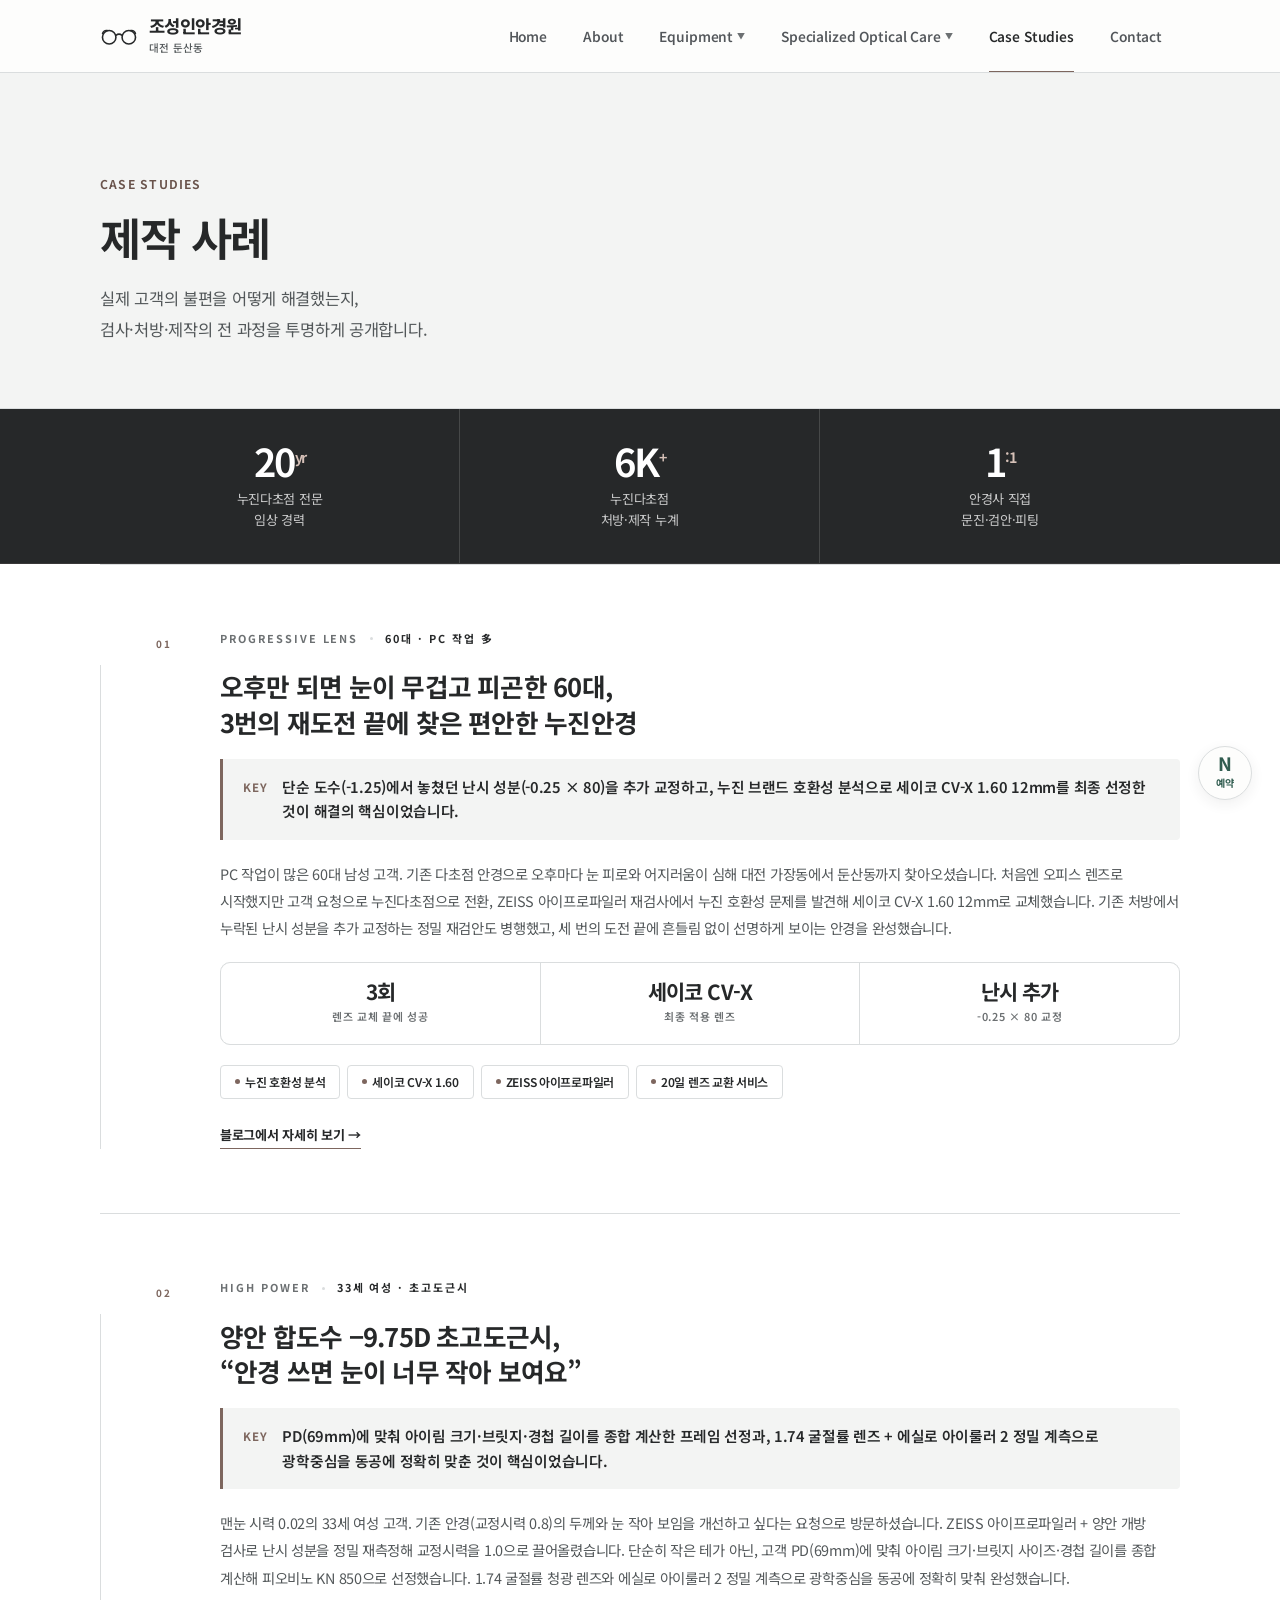
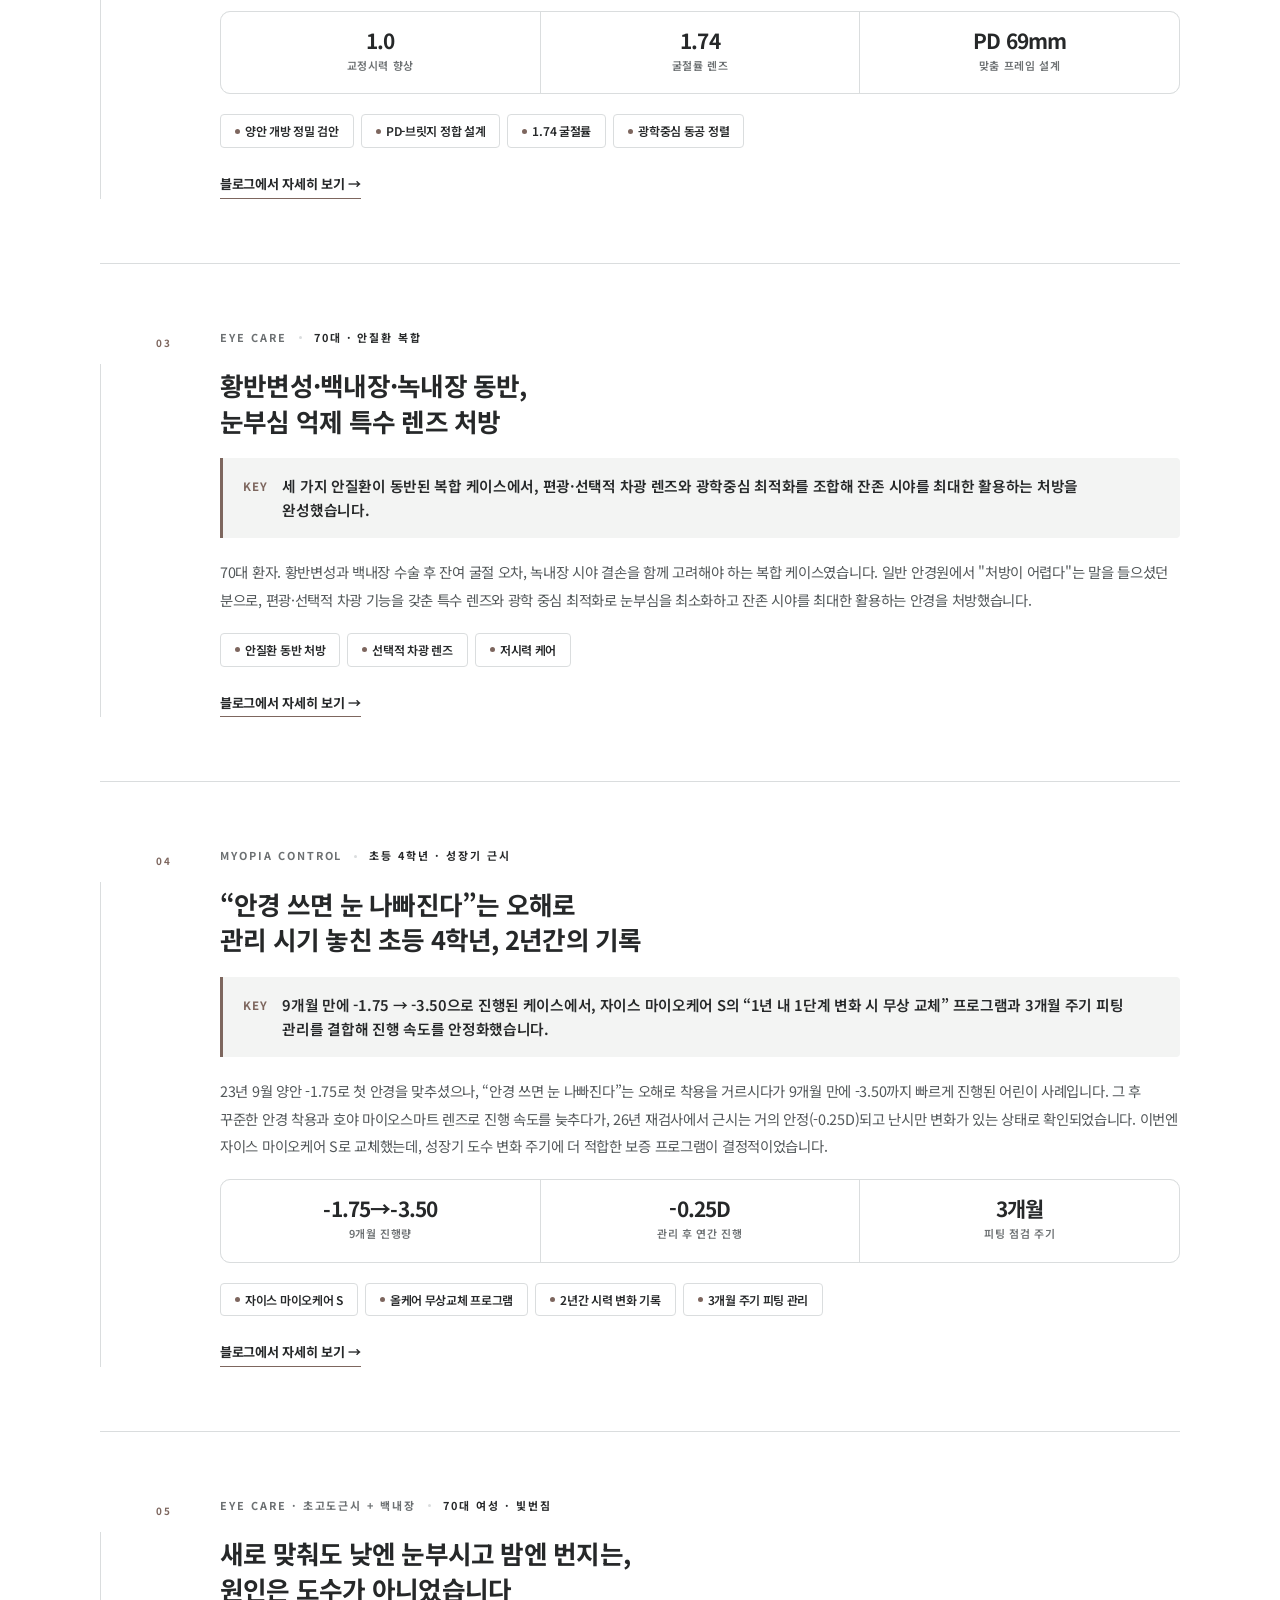
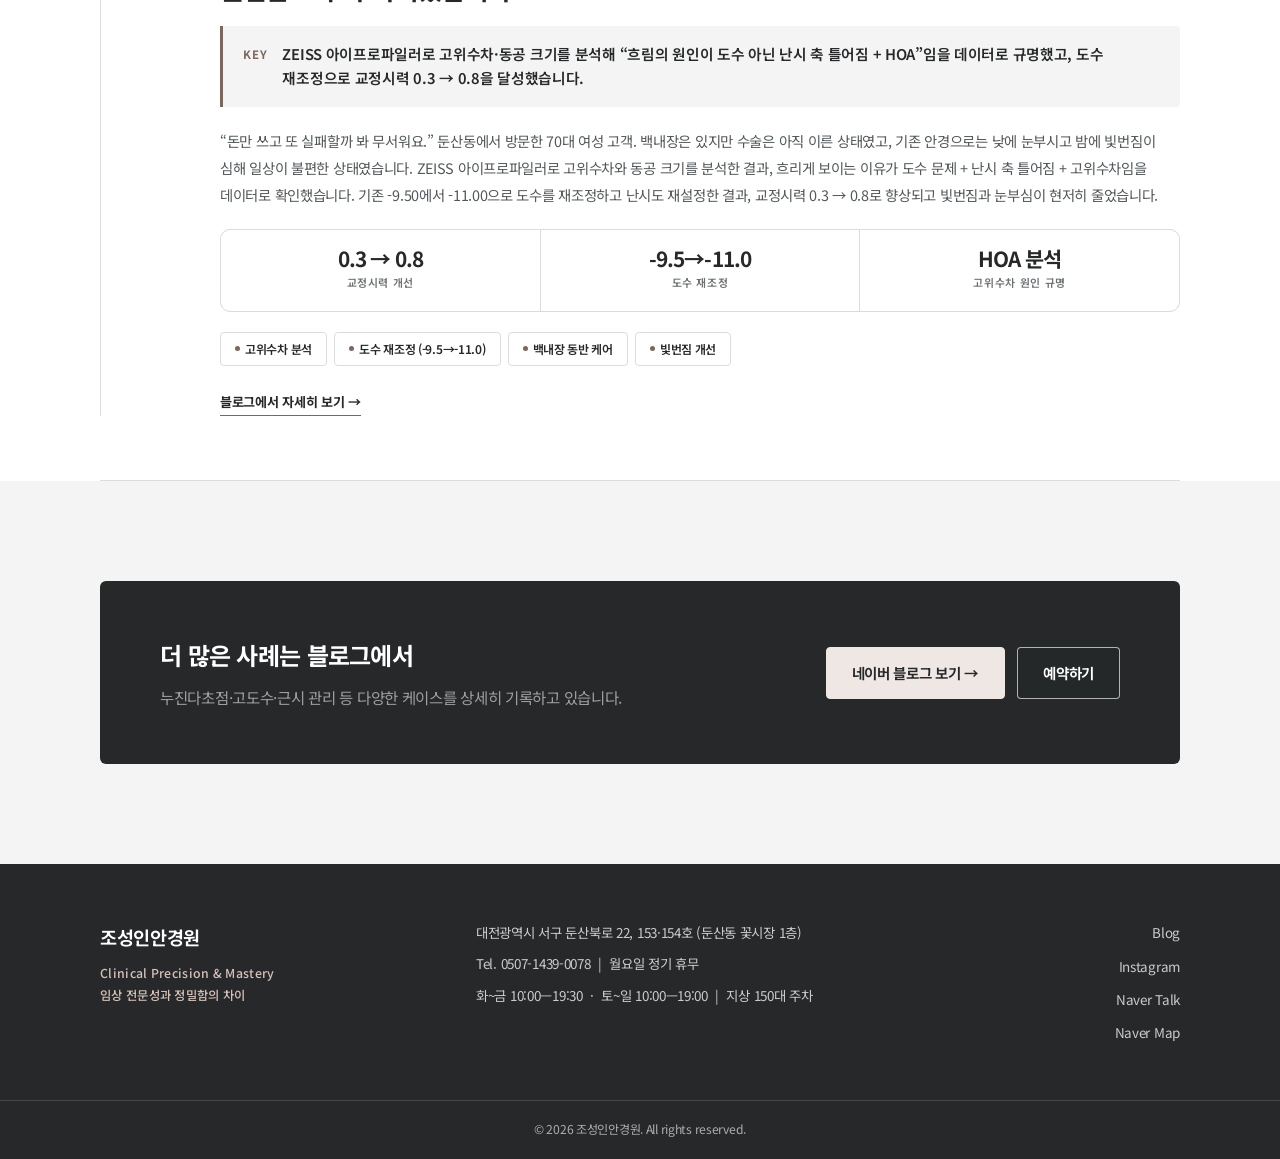
<file: cases.html>
<!DOCTYPE html>
<html lang="ko">
<head>
<meta charset="UTF-8"/>
<meta http-equiv="Cache-Control" content="no-cache, no-store, must-revalidate"/>
<meta http-equiv="Pragma" content="no-cache"/>
<meta http-equiv="Expires" content="0"/>
<meta name="viewport" content="width=device-width, initial-scale=1.0"/>
<title>Case Studies — 조성인안경원</title>
<meta property="og:site_name" content="조성인안경원"/>
<meta name="description" content="누진다초점, 고도수, 어린이 근시, 프리즘 교정 등 조성인안경원의 실제 제작·처방 사례를 소개합니다."/>
<link rel="icon" href="favicon.ico"/>
<link rel="stylesheet" href="css/common.css?v=20261126-video"/>
<style>
/* ══════════════════════════════════════
   CASE STUDIES — 타이포그래피 중심 고급 레이아웃
══════════════════════════════════════ */

/* ── 상단 인트로 수치 바 ── */
.cs-stat-bar {
  background: var(--navy);
  border-bottom: 1px solid rgb(var(--accent-rgb) / .15);
}
.cs-stat-inner {
  max-width: var(--max-w); margin: 0 auto; padding: 0 var(--px);
  display: grid; grid-template-columns: repeat(3,1fr);
}
.cs-stat {
  padding: 32px 20px;
  border-right: 1px solid rgba(255,255,255,.15);
  text-align: center;
}
.cs-stat:last-child { border-right: none; }
.cs-stat-n {
  font-size: clamp(1.8rem,3vw,2.5rem); font-weight: 650;
  color: #fff; line-height: 1; letter-spacing: -.05em;
  margin-bottom: 8px;
}
.cs-stat-n sup { font-size: .9rem; color: var(--gold-l); vertical-align: super; }
.cs-stat-l { font-size: .82rem; color: rgba(255,255,255,.75); line-height: 1.65; }

/* ── 케이스 목록 영역 ── */
.cs-list {
  max-width: var(--max-w); margin: 0 auto; padding: 0 var(--px);
}

/* ── 케이스 아이템 ── */
.cs-item {
  display: grid;
  grid-template-columns: 72px 1fr;
  gap: 0 48px;
  padding: 64px 0;
  border-bottom: 1px solid var(--bdr);
  position: relative;
  transition: background .2s;
}
.cs-item:first-child { border-top: 1px solid var(--bdr); }

/* 왼쪽 번호 컬럼 */
.cs-num-col {
  display: flex;
  flex-direction: column;
  align-items: flex-end;
  padding-top: 6px;
  gap: 12px;
}
.cs-num {
  font-size: .62rem; font-weight: 700;
  color: var(--gold); letter-spacing: .22em;
  text-transform: uppercase; writing-mode: horizontal-tb;
}
.cs-num-line {
  width: 1px; flex: 1; min-height: 40px;
  background: var(--bdr);
  align-self: stretch;
}

/* 오른쪽 콘텐츠 컬럼 */
.cs-content { display: flex; flex-direction: column; gap: 20px; }

.cs-eyebrow {
  display: flex; gap: 12px; align-items: center; flex-wrap: wrap;
}
.cs-category {
  font-size: .68rem; font-weight: 700; letter-spacing: .18em;
  color: var(--g400); text-transform: uppercase;
}
.cs-cat-dot {
  width: 3px; height: 3px; border-radius: 50%;
  background: var(--bdr); flex-shrink: 0;
}

.cs-title {
  font-size: clamp(1.2rem, 2vw, 1.6rem);
  font-weight: 700; color: var(--navy);
  line-height: 1.38; word-break: keep-all;
  letter-spacing: -.03em; margin: 0;
}

/* 핵심 한 줄 요약 (볼드 인사이트) */
.cs-insight {
  display: flex; align-items: flex-start; gap: 14px;
  background: var(--off);
  border-left: 3px solid var(--gold);
  padding: 16px 20px;
  border-radius: 0 var(--r) var(--r) 0;
}
.cs-insight-icon {
  font-size: .72rem; font-weight: 700; letter-spacing: .1em;
  color: var(--gold); text-transform: uppercase;
  flex-shrink: 0; padding-top: 2px;
}
.cs-insight-text {
  font-size: .92rem; font-weight: 600; color: var(--navy);
  line-height: 1.65; word-break: keep-all;
}

.cs-body {
  font-size: .9rem; color: var(--sub);
  line-height: 1.9; word-break: keep-all;
}

/* 처방 데이터 칩 */
.cs-tags { display: flex; flex-wrap: wrap; gap: 7px; }
.cs-tag {
  display: inline-flex; align-items: center; gap: 5px;
  padding: 5px 14px;
  background: #fff; border: 1px solid var(--bdr);
  border-radius: var(--r); font-size: .75rem;
  color: var(--navy); font-weight: 600;
}
.cs-tag::before {
  content: ''; width: 5px; height: 5px; border-radius: 50%;
  background: var(--gold); flex-shrink: 0;
}

/* 블로그 링크 */
.cs-link {
  display: inline-flex; align-items: center; gap: 8px;
  font-size: .82rem; font-weight: 700; color: var(--navy);
  border-bottom: 1.5px solid var(--gold); padding-bottom: 2px;
  align-self: flex-start; transition: color .2s, border-color .2s;
  margin-top: 4px;
}
.cs-link:hover { color: var(--gold-d); border-color: var(--gold-d); }

/* ── 결과 강조 블록 (선택적) ── */
.cs-result {
  display: grid; grid-template-columns: repeat(auto-fit, minmax(120px, 1fr));
  gap: 1px; background: var(--bdr);
  border: 1px solid var(--bdr); border-radius: 10px; overflow: hidden;
}
.cs-result-item {
  background: #fff; padding: 18px 20px; text-align: center;
}
.cs-result-val {
  font-size: 1.3rem; font-weight: 700;
  color: var(--navy); letter-spacing: -.04em; line-height: 1;
  margin-bottom: 5px;
}
.cs-result-lbl {
  font-size: .68rem; font-weight: 600;
  color: var(--g400); letter-spacing: .06em;
}

/* ── Blog CTA ── */
.blog-cta {
  background: var(--navy); border-radius: var(--rl);
  padding: 52px 60px;
  display: flex; align-items: center; justify-content: space-between;
  gap: 32px; flex-wrap: wrap;
}
.blog-cta-text h3 {
  font-size: 1.5rem; font-weight: 700; color: #fff;
  margin-bottom: 8px; word-break: keep-all; letter-spacing: -.03em;
}
.blog-cta-text p { font-size: .97rem; color: rgba(255,255,255,.55); line-height: 1.8; }

/* ── Responsive ── */
@media (max-width: 720px) {
  .cs-item { grid-template-columns: 48px 1fr; gap: 0 24px; padding: 48px 0; }
  .cs-num-line { display: none; }
  .cs-stat-inner { grid-template-columns: 1fr 1fr 1fr; }
  .cs-stat { padding: 28px 16px; }
  .cs-stat-n { font-size: 1.6rem; }
  .blog-cta { padding: 36px 28px; flex-direction: column; align-items: flex-start; }
}
@media (max-width: 480px) {
  .cs-stat-inner { grid-template-columns: 1fr; }
  .cs-stat { border-right: none; border-bottom: 1px solid rgba(255,255,255,.08); padding: 24px 20px; }
  .cs-title { font-size: 1.1rem; }
}
</style>
</head>
<body>
<div id="ticker-slot"></div>

<!-- PAGE HERO -->
<section class="page-hero">
  <div class="wrap page-hero-inner rv">
    <div class="page-hero-tag">Case Studies</div>
    <h1 class="page-hero-title">제작 사례</h1>
    <p class="page-hero-sub">
      실제 고객의 불편을 어떻게 해결했는지,<br>
      검사·처방·제작의 전 과정을 투명하게 공개합니다.
    </p>
  </div>
</section>

<!-- STAT BAR -->
<div class="cs-stat-bar">
  <div class="cs-stat-inner">
    <div class="cs-stat rv">
      <div class="cs-stat-n">20<sup>yr</sup></div>
      <p class="cs-stat-l">누진다초점 전문<br>임상 경력</p>
    </div>
    <div class="cs-stat rv d1">
      <div class="cs-stat-n">6K<sup>+</sup></div>
      <p class="cs-stat-l">누진다초점<br>처방·제작 누계</p>
    </div>
    <div class="cs-stat rv d2">
      <div class="cs-stat-n">1<sup>:1</sup></div>
      <p class="cs-stat-l">안경사 직접<br>문진·검안·피팅</p>
    </div>
  </div>
</div>

<!-- CASE LIST -->
<section class="page-sec" style="padding-top:0; padding-bottom:0; background:#fff;">
  <div class="cs-list">

    <!-- ── Case 01 ── -->
    <div class="cs-item rv">
      <div class="cs-num-col">
        <span class="cs-num">01</span>
        <div class="cs-num-line"></div>
      </div>
      <div class="cs-content">
        <div class="cs-eyebrow">
          <span class="cs-category">Progressive Lens</span>
          <span class="cs-cat-dot"></span>
          <span class="cs-category" style="color:var(--g300);">60대 · PC 작업 多</span>
        </div>
        <h2 class="cs-title">
          오후만 되면 눈이 무겁고 피곤한 60대,<br>3번의 재도전 끝에 찾은 편안한 누진안경
        </h2>
        <div class="cs-insight">
          <span class="cs-insight-icon">KEY</span>
          <p class="cs-insight-text">단순 도수(-1.25)에서 놓쳤던 난시 성분(-0.25 × 80)을 추가 교정하고, 누진 브랜드 호환성 분석으로 세이코 CV-X 1.60 12mm를 최종 선정한 것이 해결의 핵심이었습니다.</p>
        </div>
        <p class="cs-body">
          PC 작업이 많은 60대 남성 고객. 기존 다초점 안경으로 오후마다 눈 피로와 어지러움이 심해 대전 가장동에서 둔산동까지 찾아오셨습니다. 처음엔 오피스 렌즈로 시작했지만 고객 요청으로 누진다초점으로 전환, ZEISS 아이프로파일러 재검사에서 누진 호환성 문제를 발견해 세이코 CV-X 1.60 12mm로 교체했습니다. 기존 처방에서 누락된 난시 성분을 추가 교정하는 정밀 재검안도 병행했고, 세 번의 도전 끝에 흔들림 없이 선명하게 보이는 안경을 완성했습니다.
        </p>
        <div class="cs-result">
          <div class="cs-result-item">
            <div class="cs-result-val">3회</div>
            <div class="cs-result-lbl">렌즈 교체 끝에 성공</div>
          </div>
          <div class="cs-result-item">
            <div class="cs-result-val">세이코 CV-X</div>
            <div class="cs-result-lbl">최종 적용 렌즈</div>
          </div>
          <div class="cs-result-item">
            <div class="cs-result-val">난시 추가</div>
            <div class="cs-result-lbl">-0.25 × 80 교정</div>
          </div>
        </div>
        <div class="cs-tags">
          <span class="cs-tag">누진 호환성 분석</span>
          <span class="cs-tag">세이코 CV-X 1.60</span>
          <span class="cs-tag">ZEISS 아이프로파일러</span>
          <span class="cs-tag">20일 렌즈 교환 서비스</span>
        </div>
        <a href="https://blog.naver.com/pildo11/224142508935" target="_blank" class="cs-link">블로그에서 자세히 보기 &#8594;</a>
      </div>
    </div>

    <!-- ── Case 02 ── -->
    <div class="cs-item rv">
      <div class="cs-num-col">
        <span class="cs-num">02</span>
        <div class="cs-num-line"></div>
      </div>
      <div class="cs-content">
        <div class="cs-eyebrow">
          <span class="cs-category">High Power</span>
          <span class="cs-cat-dot"></span>
          <span class="cs-category" style="color:var(--g300);">33세 여성 · 초고도근시</span>
        </div>
        <h2 class="cs-title">
          양안 합도수 &#8722;9.75D 초고도근시,<br>&ldquo;안경 쓰면 눈이 너무 작아 보여요&rdquo;
        </h2>
        <div class="cs-insight">
          <span class="cs-insight-icon">KEY</span>
          <p class="cs-insight-text">PD(69mm)에 맞춰 아이림 크기·브릿지·경첩 길이를 종합 계산한 프레임 선정과, 1.74 굴절률 렌즈 + 에실로 아이룰러 2 정밀 계측으로 광학중심을 동공에 정확히 맞춘 것이 핵심이었습니다.</p>
        </div>
        <p class="cs-body">
          맨눈 시력 0.02의 33세 여성 고객. 기존 안경(교정시력 0.8)의 두께와 눈 작아 보임을 개선하고 싶다는 요청으로 방문하셨습니다. ZEISS 아이프로파일러 + 양안 개방 검사로 난시 성분을 정밀 재측정해 교정시력을 1.0으로 끌어올렸습니다. 단순히 작은 테가 아닌, 고객 PD(69mm)에 맞춰 아이림 크기·브릿지 사이즈·경첩 길이를 종합 계산해 피오비노 KN 850으로 선정했습니다. 1.74 굴절률 청광 렌즈와 에실로 아이룰러 2 정밀 계측으로 광학중심을 동공에 정확히 맞춰 완성했습니다.
        </p>
        <div class="cs-result">
          <div class="cs-result-item">
            <div class="cs-result-val">1.0</div>
            <div class="cs-result-lbl">교정시력 향상</div>
          </div>
          <div class="cs-result-item">
            <div class="cs-result-val">1.74</div>
            <div class="cs-result-lbl">굴절률 렌즈</div>
          </div>
          <div class="cs-result-item">
            <div class="cs-result-val">PD 69mm</div>
            <div class="cs-result-lbl">맞춤 프레임 설계</div>
          </div>
        </div>
        <div class="cs-tags">
          <span class="cs-tag">양안 개방 정밀 검안</span>
          <span class="cs-tag">PD-브릿지 정합 설계</span>
          <span class="cs-tag">1.74 굴절률</span>
          <span class="cs-tag">광학중심 동공 정렬</span>
        </div>
        <a href="https://blog.naver.com/pildo11/224162850609" target="_blank" class="cs-link">블로그에서 자세히 보기 &#8594;</a>
      </div>
    </div>

    <!-- ── Case 03 ── -->
    <div class="cs-item rv">
      <div class="cs-num-col">
        <span class="cs-num">03</span>
        <div class="cs-num-line"></div>
      </div>
      <div class="cs-content">
        <div class="cs-eyebrow">
          <span class="cs-category">Eye Care</span>
          <span class="cs-cat-dot"></span>
          <span class="cs-category" style="color:var(--g300);">70대 · 안질환 복합</span>
        </div>
        <h2 class="cs-title">
          황반변성·백내장·녹내장 동반,<br>눈부심 억제 특수 렌즈 처방
        </h2>
        <div class="cs-insight">
          <span class="cs-insight-icon">KEY</span>
          <p class="cs-insight-text">세 가지 안질환이 동반된 복합 케이스에서, 편광·선택적 차광 렌즈와 광학중심 최적화를 조합해 잔존 시야를 최대한 활용하는 처방을 완성했습니다.</p>
        </div>
        <p class="cs-body">
          70대 환자. 황반변성과 백내장 수술 후 잔여 굴절 오차, 녹내장 시야 결손을 함께 고려해야 하는 복합 케이스였습니다. 일반 안경원에서 "처방이 어렵다"는 말을 들으셨던 분으로, 편광·선택적 차광 기능을 갖춘 특수 렌즈와 광학 중심 최적화로 눈부심을 최소화하고 잔존 시야를 최대한 활용하는 안경을 처방했습니다.
        </p>
        <div class="cs-tags">
          <span class="cs-tag">안질환 동반 처방</span>
          <span class="cs-tag">선택적 차광 렌즈</span>
          <span class="cs-tag">저시력 케어</span>
        </div>
        <a href="https://blog.naver.com/pildo11/224087622826" target="_blank" class="cs-link">블로그에서 자세히 보기 &#8594;</a>
      </div>
    </div>

    <!-- ── Case 04 ── -->
    <div class="cs-item rv">
      <div class="cs-num-col">
        <span class="cs-num">04</span>
        <div class="cs-num-line"></div>
      </div>
      <div class="cs-content">
        <div class="cs-eyebrow">
          <span class="cs-category">Myopia Control</span>
          <span class="cs-cat-dot"></span>
          <span class="cs-category" style="color:var(--g300);">초등 4학년 · 성장기 근시</span>
        </div>
        <h2 class="cs-title">
          &ldquo;안경 쓰면 눈 나빠진다&rdquo;는 오해로<br>관리 시기 놓친 초등 4학년, 2년간의 기록
        </h2>
        <div class="cs-insight">
          <span class="cs-insight-icon">KEY</span>
          <p class="cs-insight-text">9개월 만에 -1.75 → -3.50으로 진행된 케이스에서, 자이스 마이오케어 S의 &ldquo;1년 내 1단계 변화 시 무상 교체&rdquo; 프로그램과 3개월 주기 피팅 관리를 결합해 진행 속도를 안정화했습니다.</p>
        </div>
        <p class="cs-body">
          23년 9월 양안 -1.75로 첫 안경을 맞추셨으나, &ldquo;안경 쓰면 눈 나빠진다&rdquo;는 오해로 착용을 거르시다가 9개월 만에 -3.50까지 빠르게 진행된 어린이 사례입니다. 그 후 꾸준한 안경 착용과 호야 마이오스마트 렌즈로 진행 속도를 늦추다가, 26년 재검사에서 근시는 거의 안정(-0.25D)되고 난시만 변화가 있는 상태로 확인되었습니다. 이번엔 자이스 마이오케어 S로 교체했는데, 성장기 도수 변화 주기에 더 적합한 보증 프로그램이 결정적이었습니다.
        </p>
        <div class="cs-result">
          <div class="cs-result-item">
            <div class="cs-result-val">-1.75→-3.50</div>
            <div class="cs-result-lbl">9개월 진행량</div>
          </div>
          <div class="cs-result-item">
            <div class="cs-result-val">-0.25D</div>
            <div class="cs-result-lbl">관리 후 연간 진행</div>
          </div>
          <div class="cs-result-item">
            <div class="cs-result-val">3개월</div>
            <div class="cs-result-lbl">피팅 점검 주기</div>
          </div>
        </div>
        <div class="cs-tags">
          <span class="cs-tag">자이스 마이오케어 S</span>
          <span class="cs-tag">올케어 무상교체 프로그램</span>
          <span class="cs-tag">2년간 시력 변화 기록</span>
          <span class="cs-tag">3개월 주기 피팅 관리</span>
        </div>
        <a href="https://blog.naver.com/pildo11/224174334757" target="_blank" class="cs-link">블로그에서 자세히 보기 &#8594;</a>
      </div>
    </div>

    <!-- ── Case 05 ── -->
    <div class="cs-item rv">
      <div class="cs-num-col">
        <span class="cs-num">05</span>
        <div class="cs-num-line"></div>
      </div>
      <div class="cs-content">
        <div class="cs-eyebrow">
          <span class="cs-category">Eye Care · 초고도근시 + 백내장</span>
          <span class="cs-cat-dot"></span>
          <span class="cs-category" style="color:var(--g300);">70대 여성 · 빛번짐</span>
        </div>
        <h2 class="cs-title">
          새로 맞춰도 낮엔 눈부시고 밤엔 번지는,<br>원인은 도수가 아니었습니다
        </h2>
        <div class="cs-insight">
          <span class="cs-insight-icon">KEY</span>
          <p class="cs-insight-text">ZEISS 아이프로파일러로 고위수차·동공 크기를 분석해 &ldquo;흐림의 원인이 도수 아닌 난시 축 틀어짐 + HOA&rdquo;임을 데이터로 규명했고, 도수 재조정으로 교정시력 0.3 → 0.8을 달성했습니다.</p>
        </div>
        <p class="cs-body">
          &ldquo;돈만 쓰고 또 실패할까 봐 무서워요.&rdquo; 둔산동에서 방문한 70대 여성 고객. 백내장은 있지만 수술은 아직 이른 상태였고, 기존 안경으로는 낮에 눈부시고 밤에 빛번짐이 심해 일상이 불편한 상태였습니다. ZEISS 아이프로파일러로 고위수차와 동공 크기를 분석한 결과, 흐리게 보이는 이유가 도수 문제 + 난시 축 틀어짐 + 고위수차임을 데이터로 확인했습니다. 기존 -9.50에서 -11.00으로 도수를 재조정하고 난시도 재설정한 결과, 교정시력 0.3 → 0.8로 향상되고 빛번짐과 눈부심이 현저히 줄었습니다.
        </p>
        <div class="cs-result">
          <div class="cs-result-item">
            <div class="cs-result-val">0.3 → 0.8</div>
            <div class="cs-result-lbl">교정시력 개선</div>
          </div>
          <div class="cs-result-item">
            <div class="cs-result-val">-9.5→-11.0</div>
            <div class="cs-result-lbl">도수 재조정</div>
          </div>
          <div class="cs-result-item">
            <div class="cs-result-val">HOA 분석</div>
            <div class="cs-result-lbl">고위수차 원인 규명</div>
          </div>
        </div>
        <div class="cs-tags">
          <span class="cs-tag">고위수차 분석</span>
          <span class="cs-tag">도수 재조정 (-9.5→-11.0)</span>
          <span class="cs-tag">백내장 동반 케어</span>
          <span class="cs-tag">빛번짐 개선</span>
        </div>
        <a href="https://blog.naver.com/pildo11/224282051030" target="_blank" class="cs-link">블로그에서 자세히 보기 &#8594;</a>
      </div>
    </div>

  </div><!-- /.cs-list -->
</section>

<!-- BLOG CTA -->
<section class="page-sec page-sec--off">
  <div class="wrap">
    <div class="blog-cta rv">
      <div class="blog-cta-text">
        <h3>더 많은 사례는 블로그에서</h3>
        <p>누진다초점·고도수·근시 관리 등 다양한 케이스를 상세히 기록하고 있습니다.</p>
      </div>
      <div style="display:flex; gap:12px; flex-wrap:wrap;">
        <a href="https://blog.naver.com/pildo11" target="_blank" class="btn btn-gold">네이버 블로그 보기 &#8594;</a>
        <a href="https://m.booking.naver.com/booking/13/bizes/819206/items/4948017?area=bmp&lang=ko&service-target=map-pc&startDate=2026-05-18&theme=place"
           target="_blank" class="btn btn-outline-lt">예약하기</a>
      </div>
    </div>
  </div>
</section>

<script src="js/components.js?v=20261125"></script>
<script src="js/common.js?v=20261125-motion"></script>
</body>
</html>
</file>
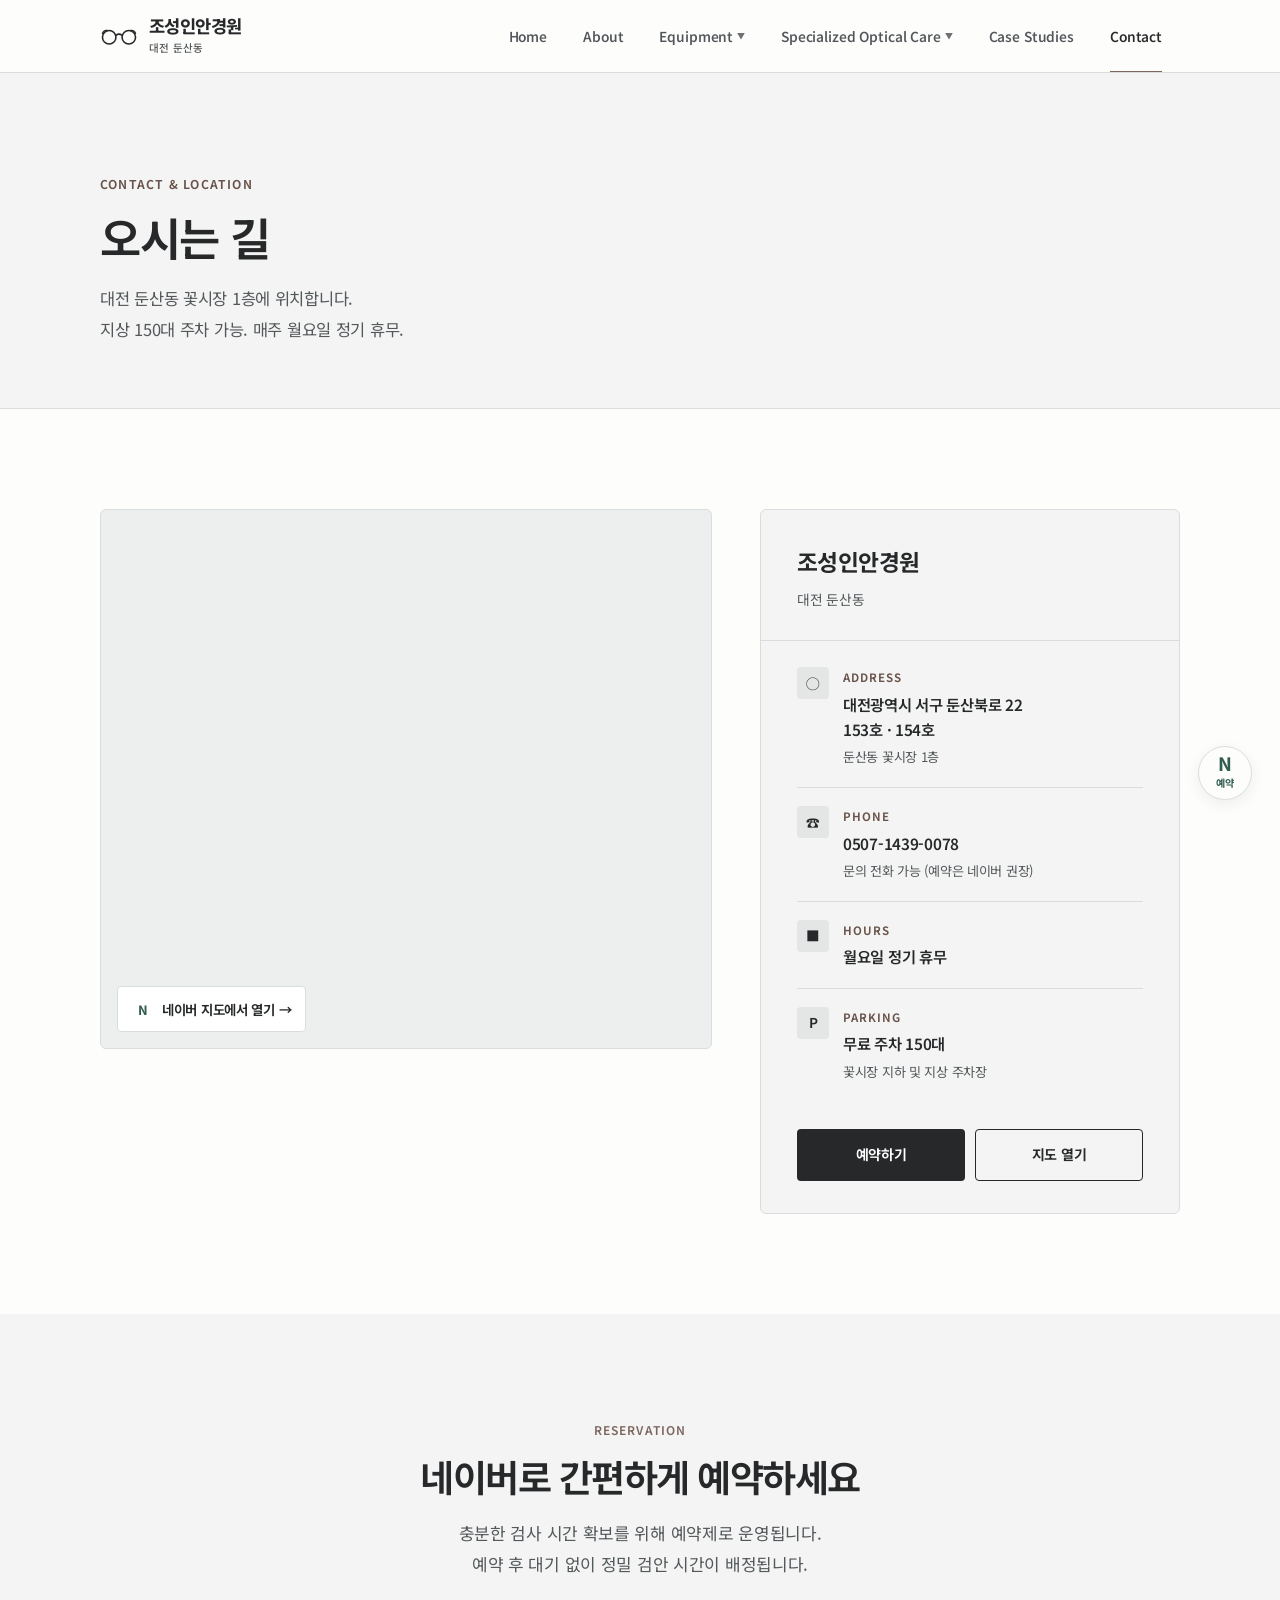
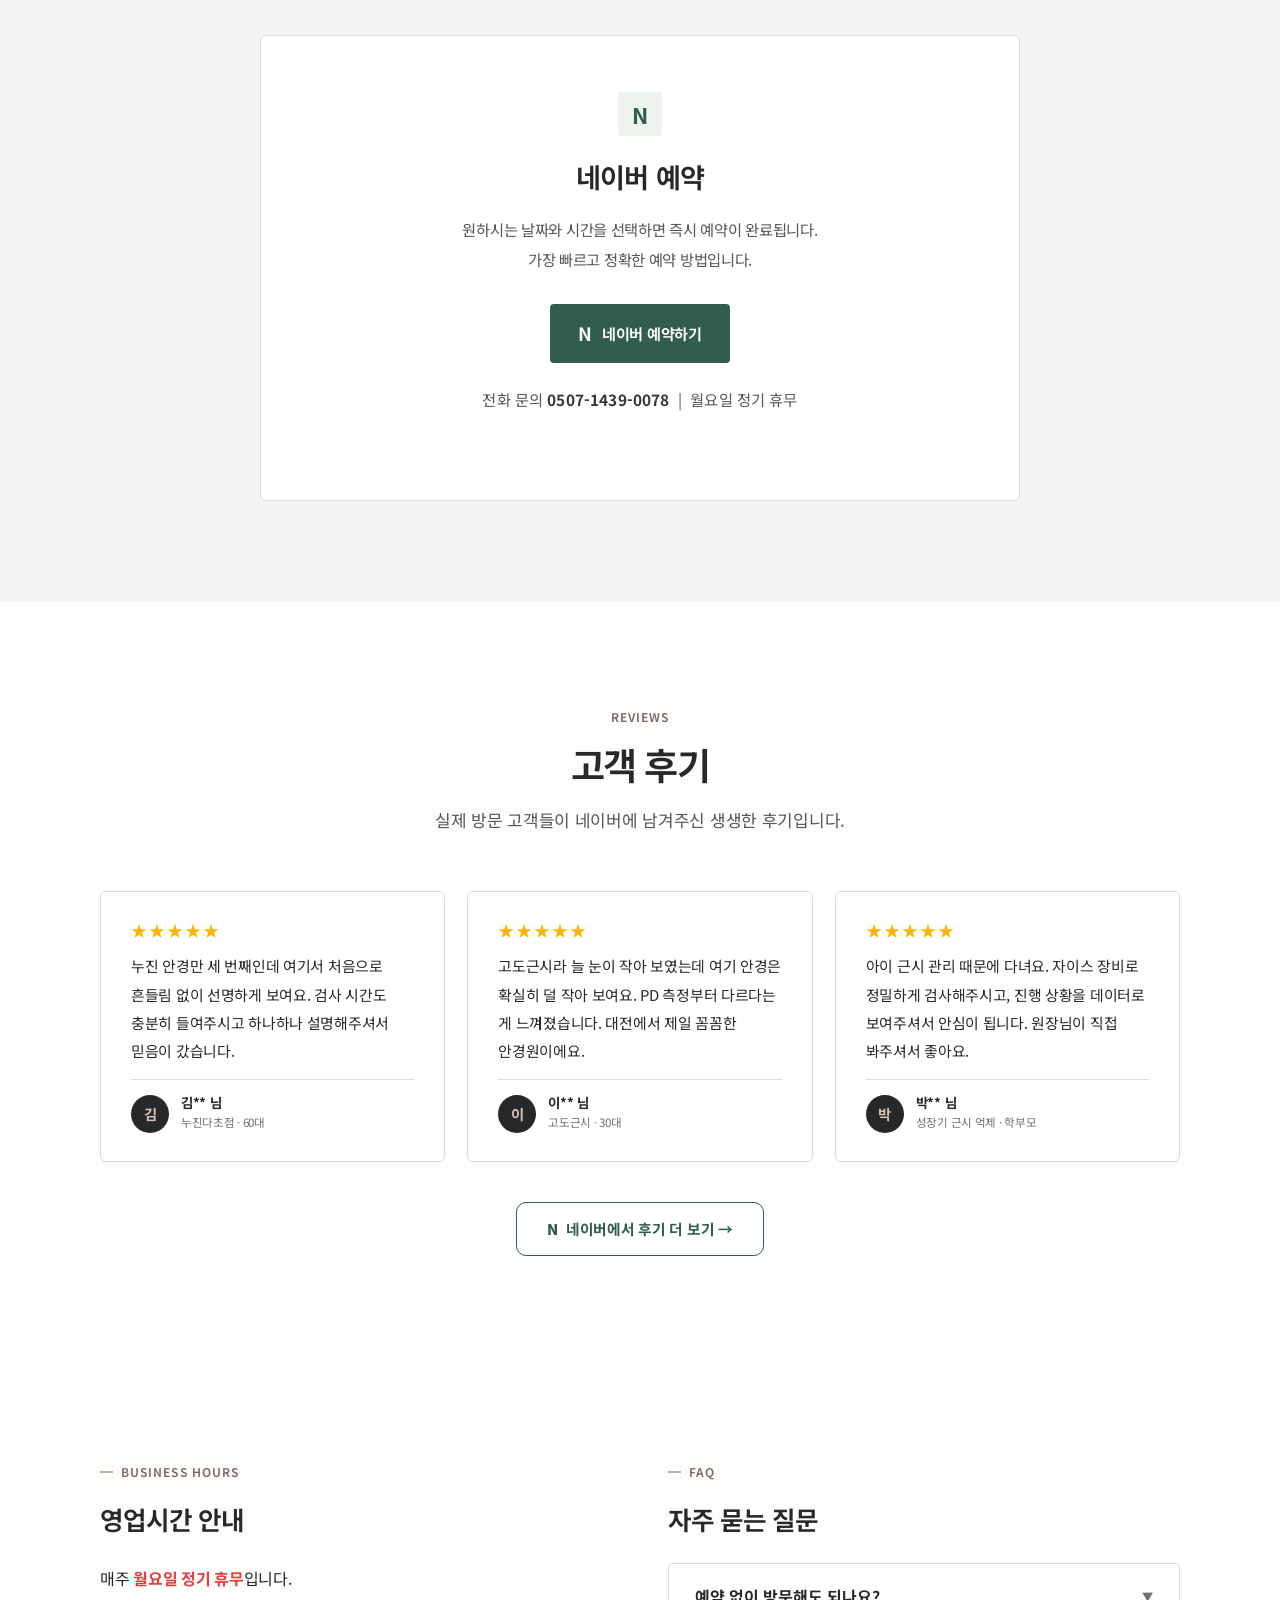
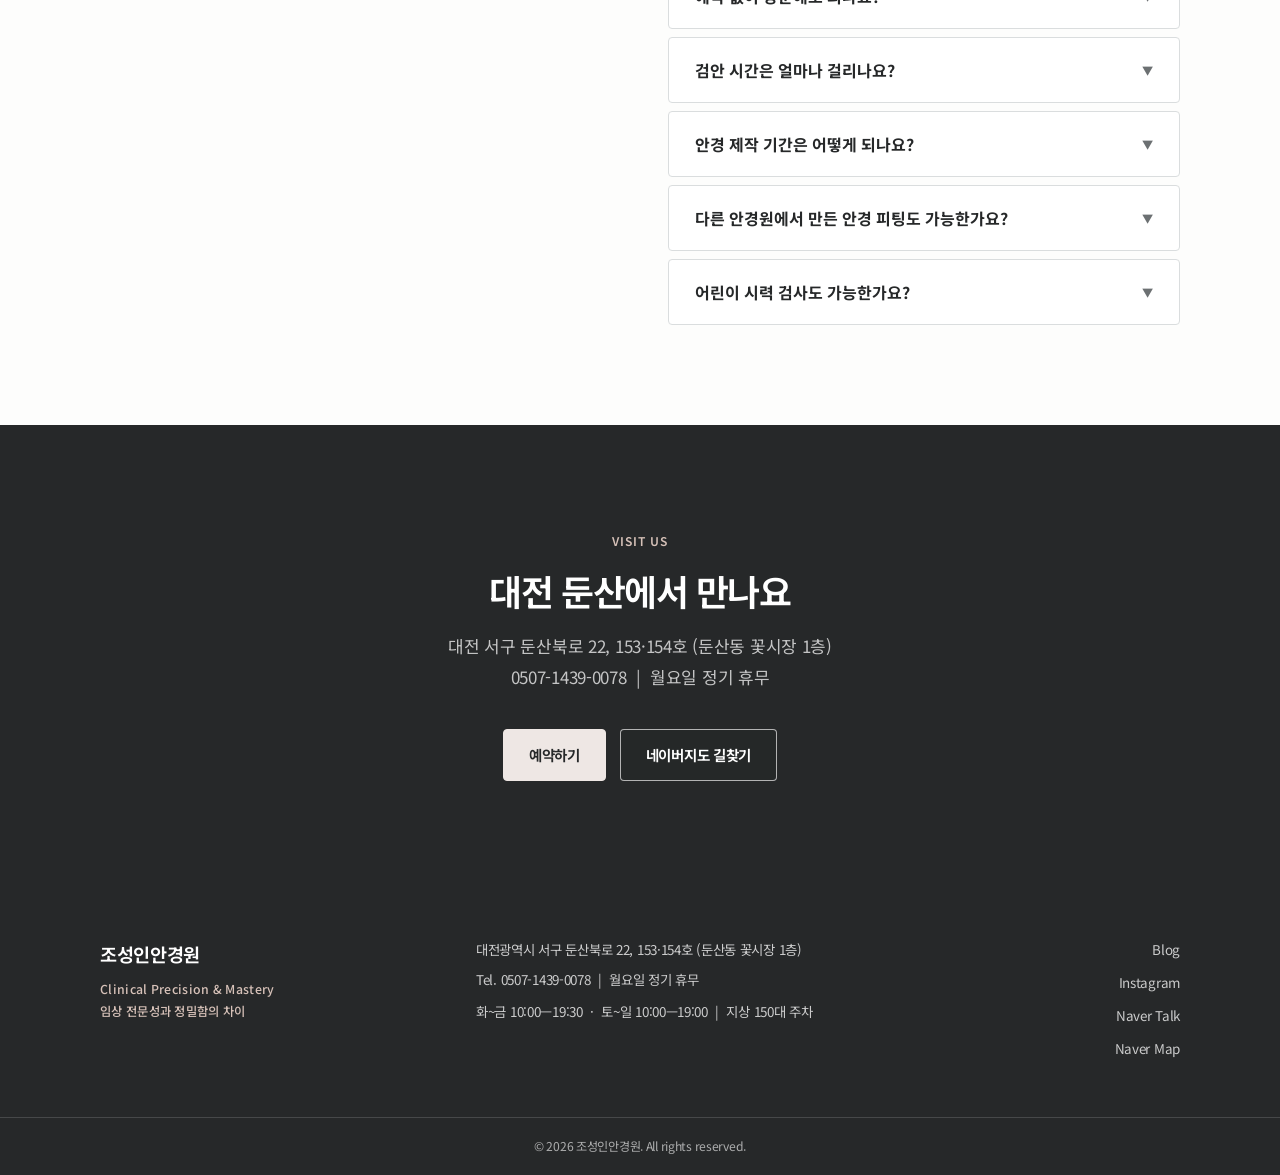
<file: contact.html>
<!DOCTYPE html>
<html lang="ko">
<head>
<meta charset="UTF-8"/>
<meta http-equiv="Cache-Control" content="no-cache, no-store, must-revalidate"/>
<meta http-equiv="Pragma" content="no-cache"/>
<meta http-equiv="Expires" content="0"/>
<meta name="viewport" content="width=device-width, initial-scale=1.0"/>
<title>Contact — 조성인안경원</title>
<meta property="og:site_name" content="조성인안경원"/>
<meta name="description" content="대전 서구 둔산북로 22 153·154호. 조성인안경원 위치, 영업시간, 주차, 예약 안내."/>
<link rel="icon" href="favicon.ico"/>
<link rel="stylesheet" href="css/common.css?v=20261126-video"/>
<style>
/* ── 지도 + 정보 ── */
.contact-grid {
  display: grid;
  grid-template-columns: 1fr 420px;
  gap: 48px;
  align-items: start;
}
.map-wrap {
  border-radius: var(--rl);
  overflow: hidden;

  border: 1px solid var(--bdr);
  height: 540px;
  background: var(--g50);
  position: relative;
}
.map-wrap iframe {
  width: 100%; height: 100%;
  border: none; display: block;
}
.map-overlay-btn {
  position: absolute; left: 16px; bottom: 16px; z-index: 5;
  display: inline-flex; align-items: center; gap: 8px;
  background: #fff; color: var(--navy);
  font-size: .84rem; font-weight: 650;
  padding: 10px 14px; border: 1px solid var(--bdr); border-radius: var(--r);
  text-decoration: none;
  transition: var(--tr);
}
.map-overlay-btn:hover { background: var(--off); }
.map-overlay-mark {
  display: inline-flex; align-items: center; justify-content: center;
  width: 22px; height: 22px; border-radius: var(--r);
  color: var(--booking); font-weight: 750; font-size: .8rem;
}

/* ── 정보 패널 ── */
.info-card {
  background: var(--off);
  border: 1px solid var(--bdr);
  border-radius: var(--rl);
  overflow: hidden;
}
.info-card-head {
  padding: 32px 36px 28px;
  border-bottom: 1px solid var(--bdr);
}
.info-card-head h2 {
  font-size: 1.42rem; font-weight: 700; color: var(--navy);
  letter-spacing: -.025em; margin-bottom: 4px;
}
.info-card-head p { font-size: .86rem; color: var(--sub); }
.info-rows { padding: 8px 36px 8px; }
.info-row {
  display: flex; align-items: flex-start; gap: 14px;
  padding: 18px 0;
  border-bottom: 1px solid var(--bdr);
}
.info-row:last-child { border-bottom: none; }
.info-row-icon {
  width: 32px; height: 32px; border-radius: var(--r);
  background: var(--g100);
  display: flex; align-items: center; justify-content: center;
  font-size: .85rem; color: var(--navy); flex-shrink: 0; font-weight: 650;
}
.info-row-label {
  font-size: .72rem; font-weight: 650; letter-spacing: .08em;
  color: var(--gold-d); text-transform: uppercase; margin-bottom: 4px;
}
.info-row-value {
  font-size: .96rem; color: var(--navy);
  font-weight: 600; line-height: 1.65; word-break: keep-all;
}
.info-row-sub { font-size: .82rem; color: var(--sub); margin-top: 3px; }

.info-btns {
  padding: 20px 36px 32px;
  display: flex; gap: 10px; flex-wrap: wrap;
}
.info-btns .btn { flex: 1; min-width: 120px; justify-content: center; font-size: .88rem; padding: 12px 16px; }

/* ── 네이버 예약 CTA (단일 채널) ── */
.reserve-panel {
  max-width: 760px; margin: 0 auto;
  background: #fff;
  border: 1px solid var(--bdr);
  border-radius: var(--rl);

  padding: clamp(36px, 5vw, 56px);
  text-align: center;
  position: relative; overflow: hidden;
}
.reserve-naver-badge {
  display: inline-flex; align-items: center; justify-content: center;
  width: 44px; height: 44px; border-radius: var(--r);
  background: #edf3ed; color: var(--booking);
  font-size: 1.35rem; font-weight: 750; line-height: 1;
  margin: 0 auto 16px;
}
.reserve-panel h3 {
  font-size: clamp(1.3rem, 2.4vw, 1.7rem); font-weight: 650;
  color: var(--navy); letter-spacing: -.025em; margin-bottom: 14px;
  word-break: keep-all;
}
.reserve-panel p {
  font-size: .96rem; color: var(--sub); line-height: 1.9;
  word-break: keep-all; margin-bottom: 30px;
  max-width: 460px; margin-left: auto; margin-right: auto;
}
.btn-naver {
  display: inline-flex; align-items: center; justify-content: center; gap: 10px;
  background: var(--booking); color: #fff;
  font-size: .95rem; font-weight: 650;
  padding: 13px 28px; border-radius: var(--r);
  text-decoration: none; border: none;
  transition: var(--tr);
}
.btn-naver:hover { background: var(--booking-hover); }
.btn-naver .n-mark { font-weight: 700; font-size: 1.15rem; }
.reserve-note {
  margin-top: 22px; font-size: .82rem; color: var(--g400);
  letter-spacing: .01em;
}
.reserve-note strong { color: var(--navy-2); font-weight: 700; }

/* ── 네이버 후기 ── */
.reviews-grid {
  display: grid; grid-template-columns: repeat(3, 1fr); gap: 22px;
}
.review-card {
  background: #fff;
  border: 1px solid var(--bdr);
  border-radius: var(--rl);
  padding: 30px 30px 28px;

  display: flex; flex-direction: column; gap: 14px;
  transition: transform .3s var(--ease-out-expo,ease), box-shadow .3s, border-color .3s;
}
.review-card:hover { border-color: rgb(var(--accent-rgb) / .3); }
.review-stars { color: #ffb400; font-size: 1rem; letter-spacing: 2px; line-height: 1; }
.review-body {
  font-size: .93rem; color: var(--text); line-height: 1.9;
  word-break: keep-all; flex: 1;
}
.review-meta {
  display: flex; align-items: center; gap: 12px;
  padding-top: 14px; border-top: 1px solid var(--bdr);
}
.review-avatar {
  width: 38px; height: 38px; border-radius: 50%;
  background: var(--navy); color: var(--gold-l);
  display: flex; align-items: center; justify-content: center;
  font-size: .9rem; font-weight: 700; flex-shrink: 0;
}
.review-author { font-size: .84rem; font-weight: 700; color: var(--navy); line-height: 1.3; }
.review-tag { font-size: .72rem; color: var(--g400); }
.reviews-cta { text-align: center; margin-top: 40px; }
.reviews-cta .btn-naver-outline {
  display: inline-flex; align-items: center; gap: 8px;
  border: 1px solid var(--booking); color: var(--booking);
  background: #fff;
  font-size: .92rem; font-weight: 700;
  padding: 13px 30px; border-radius: 10px;
  text-decoration: none;
  transition: background .2s, color .2s;
}
.reviews-cta .btn-naver-outline:hover { background: var(--booking); color: #fff; }

/* ── Hours Table ── */
.hours-table { width: 100%; border-collapse: collapse; border-radius: var(--rl); overflow: hidden; }
.hours-table th {
  background: var(--navy); color: #fff;
  padding: 15px 24px; text-align: left;
  font-size: .85rem; font-weight: 700; letter-spacing: .04em;
}
.hours-table td { padding: 14px 24px; border-bottom: 1px solid var(--bdr); font-size: .95rem; color: var(--text); }
.hours-table tr:last-child td { border-bottom: none; }
.hours-table tr:nth-child(even) td { background: var(--off); }
.hours-closed { color: #e53e3e; font-weight: 700; }

/* ── FAQ ── */
.hours-faq-grid { display: grid; grid-template-columns: repeat(2, minmax(0, 1fr)); gap: 56px; align-items: start; }
.faq-list { display: flex; flex-direction: column; gap: 8px; }
.faq-item { background: #fff; border: 1px solid var(--bdr); border-radius: var(--r); overflow: hidden; }
.faq-q {
  width: 100%; text-align: left;
  padding: 20px 26px;
  font-size: 1rem; font-weight: 700; color: var(--navy);
  cursor: pointer; display: flex; justify-content: space-between; align-items: center; gap: 12px;
  word-break: keep-all; transition: background .18s;
}
.faq-q:hover { background: var(--off); }
.faq-q:focus-visible { outline-offset: -4px; }
.faq-toggle { font-size: .7rem; color: var(--g400); transition: transform .25s; flex-shrink: 0; }
.faq-item.open .faq-toggle { transform: rotate(180deg); color: var(--navy); }
.faq-a {
  padding: 0 26px;
  max-height: 0; overflow: hidden;
  font-size: .95rem; color: var(--sub); line-height: 1.88; word-break: keep-all;
  transition: max-height .3s ease, padding .3s ease;
}
.faq-item.open .faq-a { max-height: 400px; padding: 0 26px 22px; }

@media (prefers-reduced-motion: reduce) {
  .faq-toggle, .faq-a { transition: none; }
}

/* ── Responsive ── */
@media (max-width: 1060px) {
  .contact-grid { grid-template-columns: 1fr; }
  .map-wrap { height: 420px; }
  .reviews-grid { grid-template-columns: 1fr 1fr; }
}
@media (max-width: 720px) {
  .reviews-grid { grid-template-columns: 1fr; }
  .hours-faq-grid { grid-template-columns: 1fr; gap: 36px; }
}
@media (max-width: 600px) {
  .map-wrap { height: 360px; }
  .info-card-head { padding: 24px 24px 20px; }
  .info-rows { padding: 0 24px; }
  .info-btns { padding: 16px 24px 24px; }
  .reserve-panel { padding: 32px 24px; }
}
</style>
</head>
<body>
<div id="ticker-slot"></div>

<!-- ── PAGE HERO ── -->
<section class="page-hero">
  <div class="wrap page-hero-inner rv">
    <div class="page-hero-tag">Contact &amp; Location</div>
    <h1 class="page-hero-title">오시는 길</h1>
    <p class="page-hero-sub">
      대전 둔산동 꽃시장 1층에 위치합니다.<br>
      지상 150대 주차 가능. 매주 월요일 정기 휴무.
    </p>
  </div>
</section>

<!-- ── 지도 + 정보 ── -->
<section class="page-sec">
  <div class="wrap">
    <div class="contact-grid">
      <!-- 지도 임베드 (전체 지도 노출) + 네이버 지도 오버레이 링크 -->
      <div class="map-wrap rv">
        <iframe
          src="https://www.openstreetmap.org/export/embed.html?bbox=127.3705750%2C36.3505937%2C127.3835750%2C36.3605937&amp;layer=mapnik&amp;marker=36.3555937%2C127.3770750"
          title="조성인안경원 위치 지도"
          loading="lazy"
          allowfullscreen>
        </iframe>
        <a href="http://map.naver.com/p/entry/place/1694854628" target="_blank" class="map-overlay-btn">
          <span class="map-overlay-mark">N</span> 네이버 지도에서 열기 &#8594;
        </a>
      </div>

      <!-- 정보 패널 -->
      <div class="rv d1">
        <div class="info-card">
          <div class="info-card-head">
            <h2>조성인안경원</h2>
            <p>대전 둔산동</p>
          </div>
          <div class="info-rows">
            <div class="info-row">
              <div class="info-row-icon">&#9711;</div>
              <div>
                <p class="info-row-label">Address</p>
                <p class="info-row-value">대전광역시 서구 둔산북로 22<br>153호 · 154호</p>
                <p class="info-row-sub">둔산동 꽃시장 1층</p>
              </div>
            </div>
            <div class="info-row">
              <div class="info-row-icon">&#9742;</div>
              <div>
                <p class="info-row-label">Phone</p>
                <p class="info-row-value">
                  <a href="tel:05071439-0078" style="color:inherit;">0507-1439-0078</a>
                </p>
                <p class="info-row-sub">문의 전화 가능 (예약은 네이버 권장)</p>
              </div>
            </div>
            <div class="info-row">
              <div class="info-row-icon">&#9632;</div>
              <div>
                <p class="info-row-label">Hours</p>
                <p class="info-row-value">월요일 정기 휴무</p>
              </div>
            </div>
            <div class="info-row">
              <div class="info-row-icon">P</div>
              <div>
                <p class="info-row-label">Parking</p>
                <p class="info-row-value">무료 주차 150대</p>
                <p class="info-row-sub">꽃시장 지하 및 지상 주차장</p>
              </div>
            </div>
          </div>
          <div class="info-btns">
            <a href="https://m.booking.naver.com/booking/13/bizes/819206/items/4948017?area=bmp&lang=ko&service-target=map-pc&startDate=2026-05-18&theme=place"
               target="_blank" class="btn btn-navy">예약하기</a>
            <a href="http://map.naver.com/p/entry/place/1694854628" target="_blank"
               class="btn btn-outline">지도 열기</a>
          </div>
        </div>
      </div>
    </div>
  </div>
</section>

<!-- ── 예약 (네이버 예약 단일 채널) ── -->
<section class="page-sec page-sec--off">
  <div class="wrap">
    <div class="s-head s-head--c rv">
      <div class="s-label s-label--c">Reservation</div>
      <h2 class="s-title">네이버로 간편하게 예약하세요</h2>
      <p class="s-sub">충분한 검사 시간 확보를 위해 예약제로 운영됩니다.<br>예약 후 대기 없이 정밀 검안 시간이 배정됩니다.</p>
    </div>
    <div class="reserve-panel rv">
      <div class="reserve-naver-badge">N</div>
      <h3>네이버 예약</h3>
      <p>원하시는 날짜와 시간을 선택하면 즉시 예약이 완료됩니다.<br>가장 빠르고 정확한 예약 방법입니다.</p>
      <a href="https://m.booking.naver.com/booking/13/bizes/819206/items/4948017?area=bmp&lang=ko&service-target=map-pc&startDate=2026-05-18&theme=place"
         target="_blank" class="btn-naver">
        <span class="n-mark">N</span> 네이버 예약하기
      </a>
      <p class="reserve-note">
        전화 문의 <strong>0507-1439-0078</strong> &nbsp;|&nbsp; 월요일 정기 휴무
      </p>
    </div>
  </div>
</section>

<!-- ── 네이버 후기 ── -->
<section class="page-sec">
  <div class="wrap">
    <div class="s-head s-head--c rv">
      <div class="s-label s-label--c">Reviews</div>
      <h2 class="s-title">고객 후기</h2>
      <p class="s-sub">실제 방문 고객들이 네이버에 남겨주신 생생한 후기입니다.</p>
    </div>
    <div class="reviews-grid rv">

      <div class="review-card">
        <div class="review-stars">&#9733;&#9733;&#9733;&#9733;&#9733;</div>
        <p class="review-body">누진 안경만 세 번째인데 여기서 처음으로 흔들림 없이 선명하게 보여요. 검사 시간도 충분히 들여주시고 하나하나 설명해주셔서 믿음이 갔습니다.</p>
        <div class="review-meta">
          <div class="review-avatar">김</div>
          <div>
            <div class="review-author">김&#42;&#42; 님</div>
            <div class="review-tag">누진다초점 · 60대</div>
          </div>
        </div>
      </div>

      <div class="review-card">
        <div class="review-stars">&#9733;&#9733;&#9733;&#9733;&#9733;</div>
        <p class="review-body">고도근시라 늘 눈이 작아 보였는데 여기 안경은 확실히 덜 작아 보여요. PD 측정부터 다르다는 게 느껴졌습니다. 대전에서 제일 꼼꼼한 안경원이에요.</p>
        <div class="review-meta">
          <div class="review-avatar">이</div>
          <div>
            <div class="review-author">이&#42;&#42; 님</div>
            <div class="review-tag">고도근시 · 30대</div>
          </div>
        </div>
      </div>

      <div class="review-card">
        <div class="review-stars">&#9733;&#9733;&#9733;&#9733;&#9733;</div>
        <p class="review-body">아이 근시 관리 때문에 다녀요. 자이스 장비로 정밀하게 검사해주시고, 진행 상황을 데이터로 보여주셔서 안심이 됩니다. 원장님이 직접 봐주셔서 좋아요.</p>
        <div class="review-meta">
          <div class="review-avatar">박</div>
          <div>
            <div class="review-author">박&#42;&#42; 님</div>
            <div class="review-tag">성장기 근시 억제 · 학부모</div>
          </div>
        </div>
      </div>

    </div>
    <div class="reviews-cta rv">
      <a href="http://map.naver.com/p/entry/place/1694854628" target="_blank" class="btn-naver-outline">
        <span style="font-weight:900;">N</span> 네이버에서 후기 더 보기 &#8594;
      </a>
    </div>
  </div>
</section>

<!-- ── 영업시간 + FAQ ── -->
<section class="page-sec">
  <div class="wrap">
    <div class="hours-faq-grid">
      <!-- 영업시간 -->
      <div class="rv">
        <div class="s-label" style="margin-bottom:20px;">Business Hours</div>
        <h2 class="s-title" style="font-size:1.6rem; margin-bottom:28px;">영업시간 안내</h2>
        <p style="font-size:1rem; color:var(--text); line-height:1.9; word-break:keep-all;">
          매주 <span class="hours-closed">월요일 정기 휴무</span>입니다.
        </p>
      </div>

      <!-- FAQ -->
      <div class="rv d1">
        <div class="s-label" style="margin-bottom:20px;">FAQ</div>
        <h2 class="s-title" style="font-size:1.6rem; margin-bottom:28px;">자주 묻는 질문</h2>
        <div class="faq-list">
          <div class="faq-item">
            <button type="button" class="faq-q" aria-expanded="false" aria-controls="contact-faq-1" onclick="toggleFaq(this)">
              예약 없이 방문해도 되나요?
              <span class="faq-toggle">&#9660;</span>
            </button>
            <div class="faq-a" id="contact-faq-1" aria-hidden="true">방문은 가능하지만, 정밀 검안에는 충분한 시간이 필요합니다. 누진다초점·고도수 처방이 필요하신 경우에는 예약 후 방문하시면 대기 없이 충분한 시간을 배정받으실 수 있습니다.</div>
          </div>
          <div class="faq-item">
            <button type="button" class="faq-q" aria-expanded="false" aria-controls="contact-faq-2" onclick="toggleFaq(this)">
              검안 시간은 얼마나 걸리나요?
              <span class="faq-toggle">&#9660;</span>
            </button>
            <div class="faq-a" id="contact-faq-2" aria-hidden="true">일반 도수 확인은 30~40분, 정밀 검안(ZEISS 웨이브프론트 + 양안시 기능 검사)은 약 60~90분이 소요됩니다. 누진다초점 첫 처방은 트라이얼 체험 포함 최대 2시간 정도 걸릴 수 있습니다.</div>
          </div>
          <div class="faq-item">
            <button type="button" class="faq-q" aria-expanded="false" aria-controls="contact-faq-3" onclick="toggleFaq(this)">
              안경 제작 기간은 어떻게 되나요?
              <span class="faq-toggle">&#9660;</span>
            </button>
            <div class="faq-a" id="contact-faq-3" aria-hidden="true">일반 단초점 안경은 당일~2일, ZEISS 개인 맞춤 설계 렌즈는 5~7 영업일, 고도수·특수 렌즈는 1~2주가 소요될 수 있습니다. 접수 시 정확한 일정을 안내해 드립니다.</div>
          </div>
          <div class="faq-item">
            <button type="button" class="faq-q" aria-expanded="false" aria-controls="contact-faq-4" onclick="toggleFaq(this)">
              다른 안경원에서 만든 안경 피팅도 가능한가요?
              <span class="faq-toggle">&#9660;</span>
            </button>
            <div class="faq-a" id="contact-faq-4" aria-hidden="true">네, 가능합니다. 코받침 조정, 다리 조정, 광학중심 확인 등 피팅 서비스를 제공합니다. 누진안경 부적응으로 불편하신 경우에도 상담 후 원인 파악을 도와드립니다.</div>
          </div>
          <div class="faq-item">
            <button type="button" class="faq-q" aria-expanded="false" aria-controls="contact-faq-5" onclick="toggleFaq(this)">
              어린이 시력 검사도 가능한가요?
              <span class="faq-toggle">&#9660;</span>
            </button>
            <div class="faq-a" id="contact-faq-5" aria-hidden="true">만 5세 이상 어린이의 시력검사와 근시 억제 처방을 전문으로 합니다. 협조가 어려운 경우에도 전문적인 검사 기법으로 신뢰도 높은 처방을 제공합니다. 초진 어린이는 보호자와 함께 예약해 주세요.</div>
          </div>
        </div>
      </div>
    </div>
  </div>
</section>

<!-- ── CTA ── -->
<section class="page-sec page-sec--dark" style="text-align:center;">
  <div class="wrap rv">
    <p class="s-label s-label--c s-label--lt" style="margin-bottom:16px;">Visit Us</p>
    <h2 class="s-title s-title--lt" style="font-size:clamp(1.7rem,2.8vw,2.4rem);">대전 둔산에서 만나요</h2>
    <p class="s-sub s-sub--lt" style="margin: 16px auto 36px; max-width:480px;">
      대전 서구 둔산북로 22, 153&#183;154호 (둔산동 꽃시장 1층)<br>
      0507-1439-0078 &nbsp;|&nbsp; 월요일 정기 휴무
    </p>
    <div style="display:flex;gap:14px;justify-content:center;flex-wrap:wrap;">
      <a href="https://m.booking.naver.com/booking/13/bizes/819206/items/4948017?area=bmp&lang=ko&service-target=map-pc&startDate=2026-05-18&theme=place"
         target="_blank" class="btn btn-gold">예약하기</a>
      <a href="http://map.naver.com/p/entry/place/1694854628" target="_blank"
         class="btn btn-outline-lt">네이버지도 길찾기</a>
    </div>
  </div>
</section>

<script>
function toggleFaq(selected) {
  const willOpen = selected.getAttribute('aria-expanded') === 'false';
  document.querySelectorAll('.faq-q').forEach(question => {
    const open = question === selected && willOpen;
    question.setAttribute('aria-expanded', String(open));
    question.closest('.faq-item').classList.toggle('open', open);
    document.getElementById(question.getAttribute('aria-controls')).setAttribute('aria-hidden', String(!open));
  });
}
</script>
<script src="js/components.js?v=20261125"></script>
<script src="js/common.js?v=20261125-motion"></script>
</body>
</html>
</file>
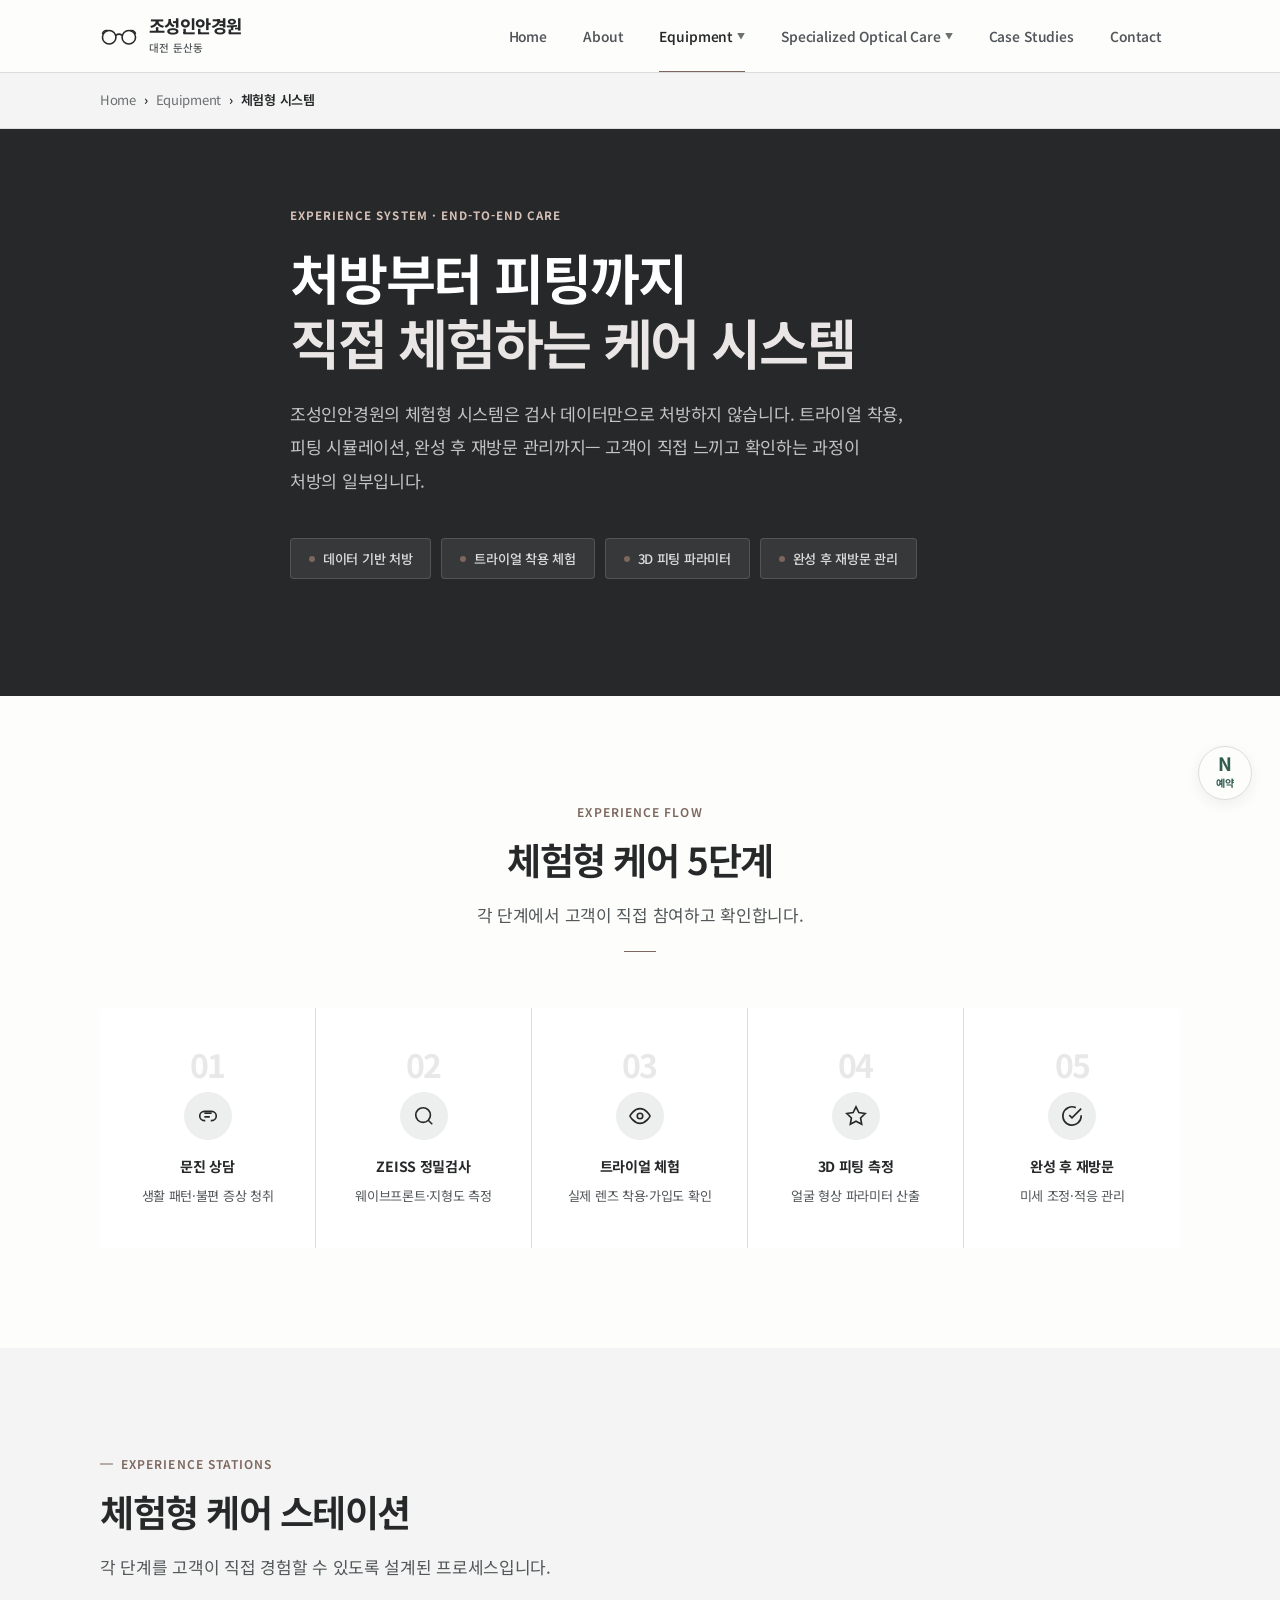
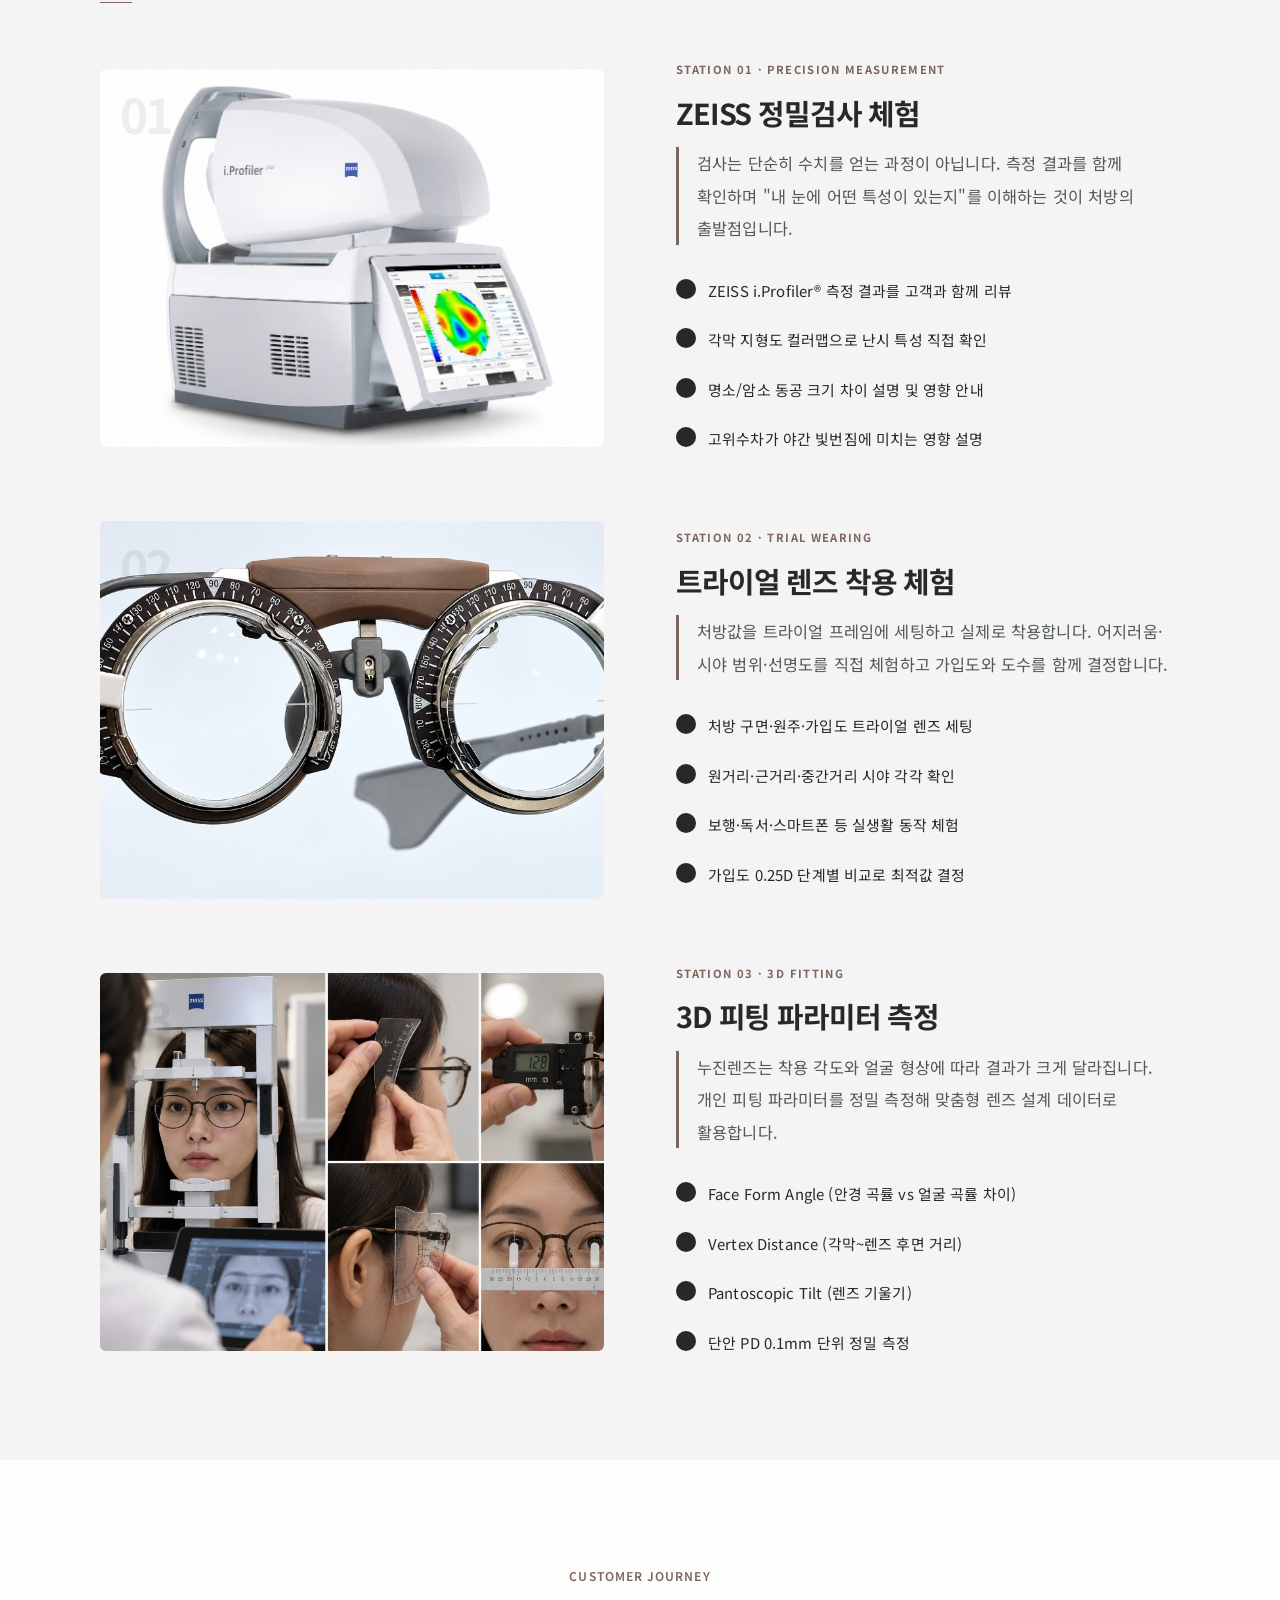
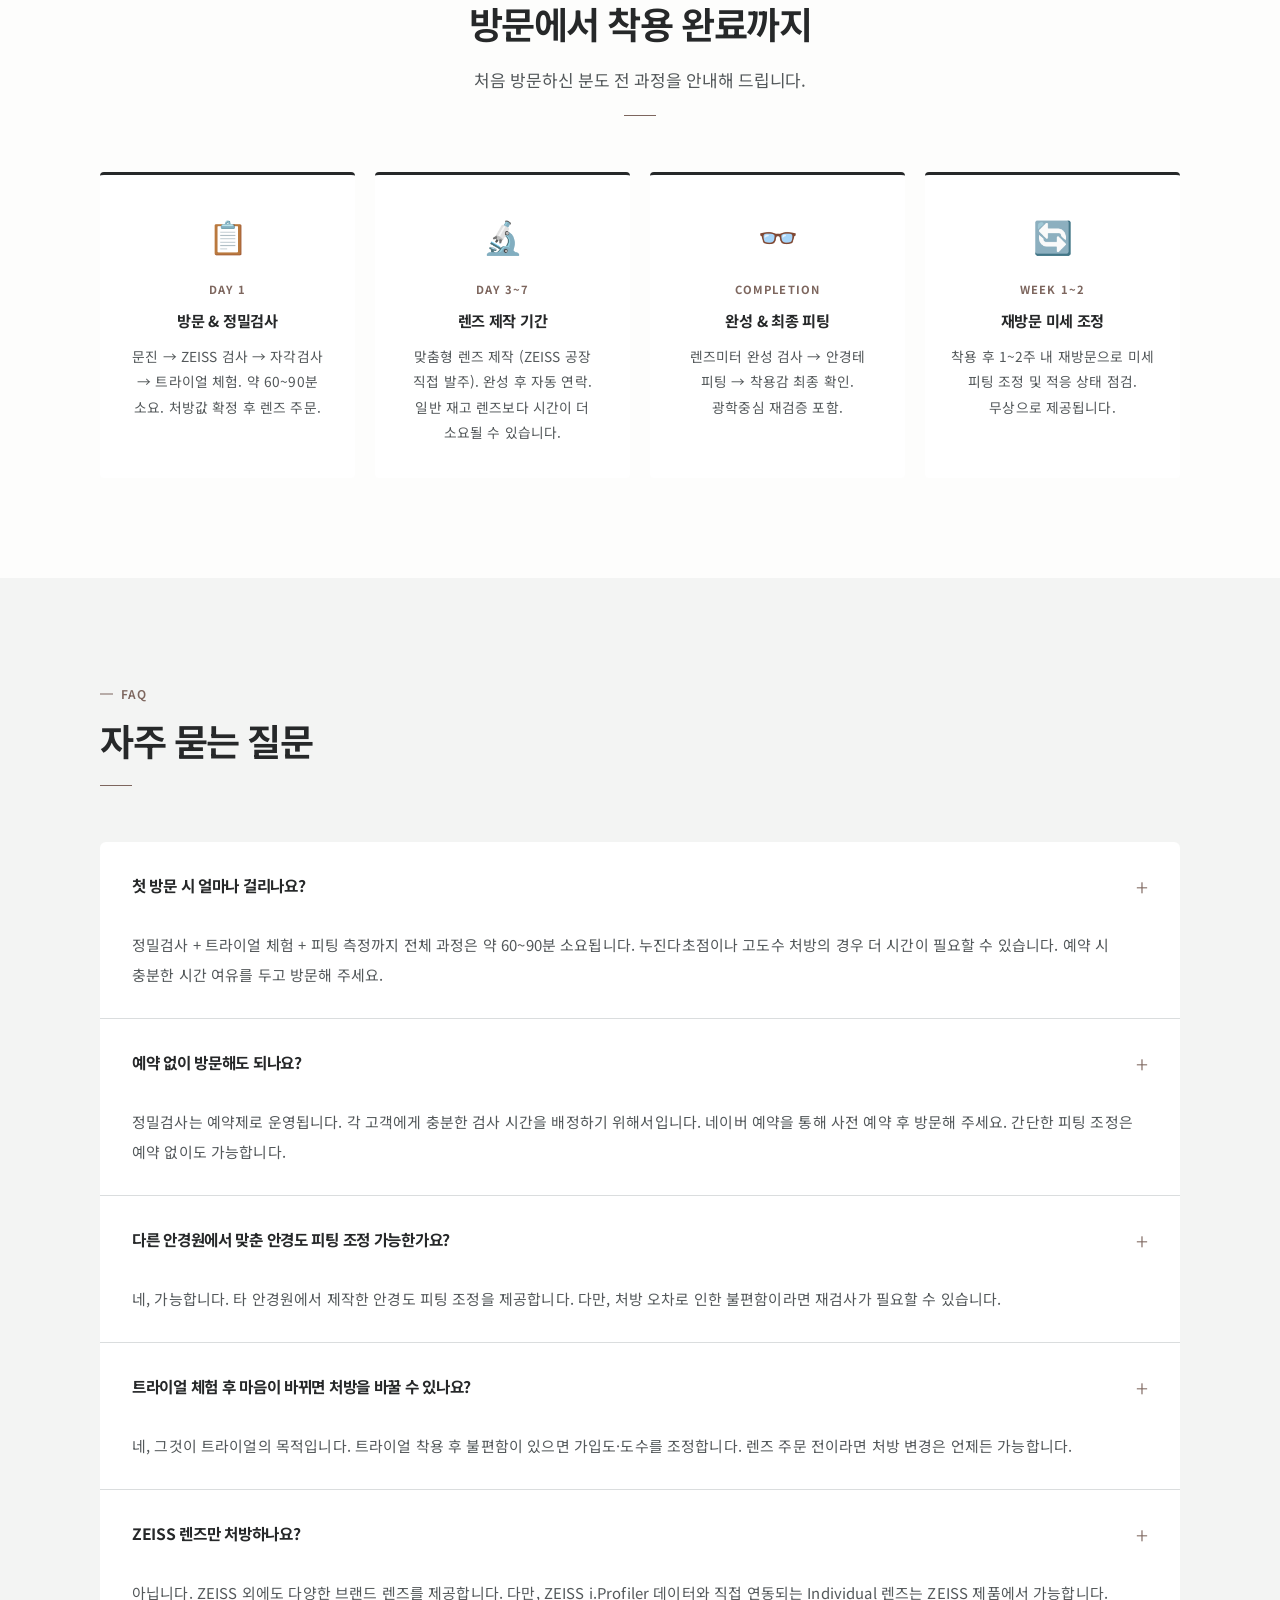
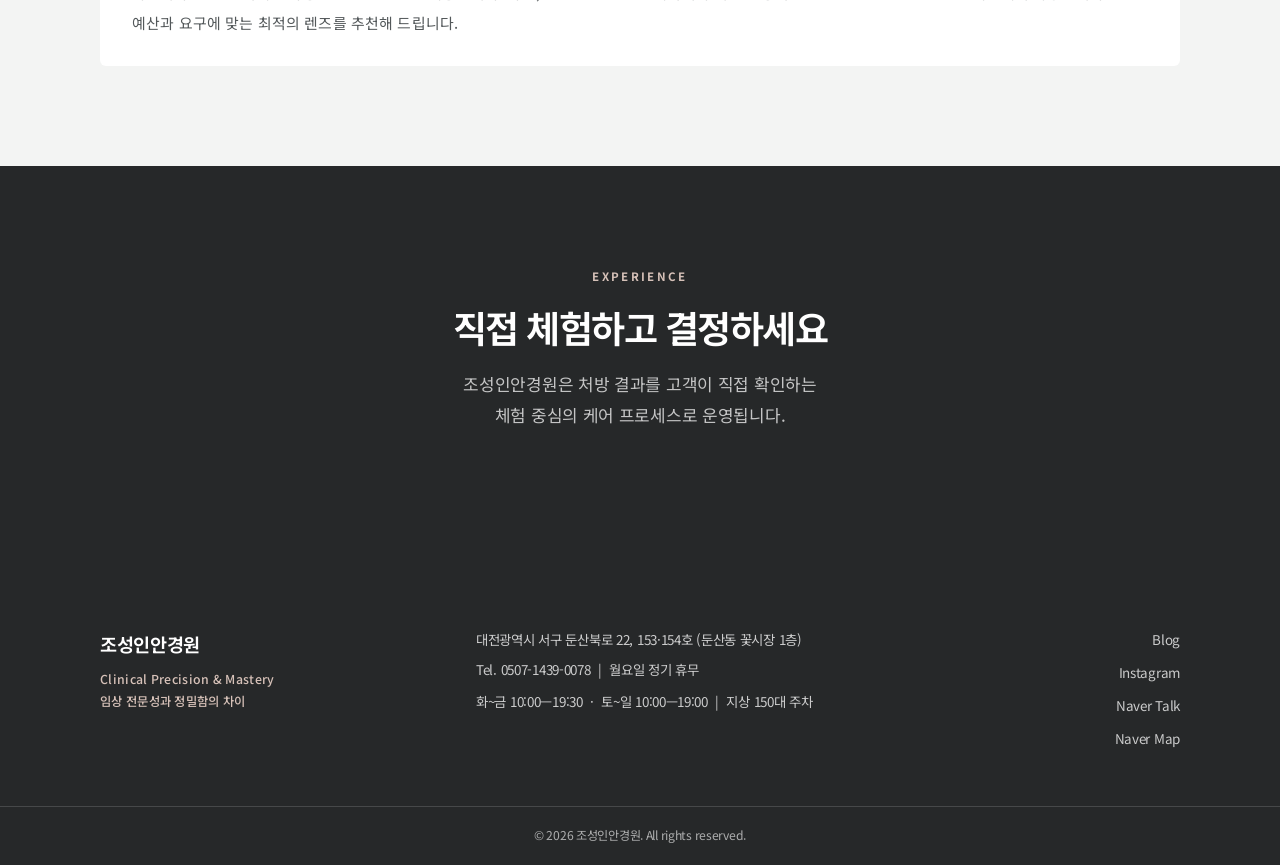
<file: eq-experience.html>
<!DOCTYPE html>
<html lang="ko">
<head>
<meta charset="UTF-8"/>
<meta http-equiv="Cache-Control" content="no-cache, no-store, must-revalidate"/>
<meta http-equiv="Pragma" content="no-cache"/>
<meta http-equiv="Expires" content="0"/>
<meta name="viewport" content="width=device-width, initial-scale=1.0"/>
<title>체험형 시스템 — 조성인안경원</title>
<meta property="og:site_name" content="조성인안경원"/>
<meta name="description" content="안경 처방부터 피팅까지 직접 체험하는 조성인안경원의 체험형 케어 시스템. 데이터+체험으로 완성되는 정밀 처방을 경험하세요."/>
<link rel="icon" href="favicon.ico"/>
<link rel="stylesheet" href="css/common.css?v=20261126-video"/>
<style>
/* ── Hero ── */
.eq-hero {
  padding: clamp(46px, 6vw, 80px) 0;
  background: var(--navy);
  position: relative; overflow: hidden;
}
.eq-hero-inner {
  max-width: var(--max-w); margin: 0 auto; padding: 0 var(--px);
  position: relative; z-index: 1;
  max-width: 820px;
}
.eq-hero-eyebrow {
  font-size: .72rem; font-weight: 700; letter-spacing: .09em;
  color: var(--gold-l); text-transform: uppercase; margin-bottom: 18px;
}
.eq-hero-title {
  font-size: clamp(2rem, 4.5vw, 3.4rem);
  font-weight: 650; color: #fff;
  line-height: 1.2; letter-spacing: -.04em;
  margin-bottom: 22px; word-break: keep-all;
}
.eq-hero-title em { font-style: normal; color: #eae6e5; }
.eq-hero-desc {
  font-size: 1.08rem; color: rgba(255,255,255,.72);
  line-height: 1.95; word-break: keep-all; margin-bottom: 40px; max-width: 620px;
}
.hero-chips { display: flex; gap: 10px; flex-wrap: wrap; margin-bottom: 40px; }
.hero-chip {
  display: flex; align-items: center; gap: 8px;
  padding: 8px 18px;
  background: rgba(255,255,255,.08); border: 1px solid rgba(255,255,255,.14);
  border-radius: var(--r); font-size: .82rem; color: rgba(255,255,255,.82);
  font-weight: 500;
}
.hero-chip-dot { width: 6px; height: 6px; border-radius: 50%; background: var(--gold); flex-shrink: 0; }

/* ── Breadcrumb ── */
.breadcrumb {
  padding: 16px 0; border-bottom: 1px solid var(--bdr); background: var(--off);
}
.breadcrumb-inner {
  max-width: var(--max-w); margin: 0 auto; padding: 0 var(--px);
  display: flex; align-items: center; gap: 8px;
  font-size: .82rem; color: var(--g400);
}
.breadcrumb-inner a { color: var(--g400); transition: color .2s; }
.breadcrumb-inner a:hover { color: var(--navy); }
.breadcrumb-inner span { color: var(--navy); font-weight: 600; }
.breadcrumb-sep { color: var(--g200); }

/* ── Experience Flow (horizontal steps) ── */
.exp-flow {
  display: grid; grid-template-columns: repeat(5, 1fr);
  gap: 0; border-radius: var(--rl); overflow: hidden;

}
.exp-step {
  padding: 36px 24px; text-align: center;
  background: #fff; position: relative;
  border-right: 1px solid var(--bdr);
  transition: background .25s;
}
.exp-step:last-child { border-right: none; }
.exp-step:hover { background: var(--off); }
.exp-step-num {
  font-size: 2rem; font-weight: 700;
  color: var(--navy); opacity: .1; line-height: 1;
  margin-bottom: 12px; letter-spacing: -.06em;
}
.exp-step-icon {
  width: 48px; height: 48px; border-radius: 50%;
  background: var(--g50); margin: 0 auto 14px;
  display: flex; align-items: center; justify-content: center;
}
.exp-step-icon svg { width: 22px; height: 22px; stroke: var(--navy); fill: none; stroke-width: 1.8; }
.exp-step-name {
  font-size: .88rem; font-weight: 700; color: var(--navy);
  margin-bottom: 6px; word-break: keep-all;
}
.exp-step-desc { font-size: .78rem; color: var(--sub); line-height: 1.65; word-break: keep-all; }

/* ── Station Cards ── */
.station-list { display: flex; flex-direction: column; gap: 64px; }
.station {
  display: grid; grid-template-columns: 1fr 1fr;
  gap: 72px; align-items: center;
}
.station.reverse { direction: rtl; }
.station.reverse > * { direction: ltr; }
.station-visual {
  border-radius: var(--rl); overflow: hidden;
  background: var(--g50); aspect-ratio: 4/3;
  display: flex; align-items: center; justify-content: center;
  position: relative;
}
.station-visual img {
  width: 100%; height: 100%; object-fit: cover; object-position: center; display: block;
  position: absolute; inset: 0;
}
.station-visual-bg {
  position: absolute; inset: 0;
  display: flex; align-items: center; justify-content: center;
}
.station-visual-bg svg { width: 100px; height: 100px; opacity: .08; }
.station-num {
  position: absolute; top: 20px; left: 20px;
  font-size: 3rem; font-weight: 700; color: var(--navy); opacity: .07;
  line-height: 1; letter-spacing: -.06em;
}
.station-tag {
  font-size: .7rem; font-weight: 700; letter-spacing: .12em;
  color: var(--gold); text-transform: uppercase; margin-bottom: 14px;
}
.station-title {
  font-size: 1.8rem; font-weight: 700; color: var(--navy);
  line-height: 1.3; word-break: keep-all; margin-bottom: 16px;
  letter-spacing: -.04em;
}
.station-lead {
  font-size: 1rem; color: var(--sub); line-height: 1.9;
  word-break: keep-all; margin-bottom: 24px;
  border-left: 3px solid var(--gold); padding-left: 18px;
}
.station-points { list-style: none; padding: 0; display: flex; flex-direction: column; gap: 10px; }
.station-points li {
  display: flex; align-items: flex-start; gap: 12px;
  font-size: .9rem; color: var(--text); line-height: 1.7; word-break: keep-all;
}
.station-points li::before {
  content: '';
  width: 20px; height: 20px; border-radius: 50%;
  background: var(--navy); flex-shrink: 0; margin-top: 2px;
  display: flex; align-items: center; justify-content: center;
  font-size: .6rem; color: var(--gold);
}

/* ── Customer Journey ── */
.journey-grid {
  display: grid; grid-template-columns: repeat(4, 1fr); gap: 20px;
}
.journey-card {
  background: #fff; border-radius: var(--r); padding: 28px 22px;
  border-top: 3px solid var(--navy);
  transition: border-top-color .25s, transform .25s;
  text-align: center;
}
.journey-card:hover { border-top-color: var(--gold); }
.journey-icon { font-size: 2rem; margin-bottom: 14px; }
.journey-label { font-size: .7rem; font-weight: 700; color: var(--gold); letter-spacing: .1em; margin-bottom: 8px; }
.journey-title { font-size: .95rem; font-weight: 700; color: var(--navy); margin-bottom: 10px; word-break: keep-all; }
.journey-desc { font-size: .83rem; color: var(--sub); line-height: 1.7; word-break: keep-all; }

/* ── FAQ ── */
.faq-list { display: flex; flex-direction: column; gap: 0; border-radius: var(--rl); overflow: hidden; }
.faq-item { border-bottom: 1px solid var(--bdr); background: #fff; }
.faq-item:last-child { border-bottom: none; }
.faq-q {
  padding: 22px 28px; font-size: .96rem; font-weight: 700;
  color: var(--navy); display: flex; justify-content: space-between; align-items: center;
  cursor: pointer; word-break: keep-all; gap: 16px;
}
.faq-q::after { content: '+'; font-size: 1.4rem; color: var(--gold); flex-shrink: 0; font-weight: 300; }
.faq-a {
  padding: 0 28px 22px; font-size: .9rem; color: var(--sub);
  line-height: 1.85; word-break: keep-all;
}

/* ── CTA ── */
.cta-dark { background: var(--navy); padding: var(--sec-py) 0; text-align: center; }

/* ── Responsive ── */
@media(max-width:1024px) {
  .exp-flow { grid-template-columns: 1fr 1fr; }
  .station, .station.reverse { grid-template-columns: 1fr; direction: ltr; gap: 40px; }
  .journey-grid { grid-template-columns: 1fr 1fr; }
}
@media(max-width:600px) {
  .exp-flow { grid-template-columns: 1fr; }
  .journey-grid { grid-template-columns: 1fr; }
}

/* ── Readability Enhancements ── */
.station-lead {
  font-size: 1.02rem; line-height: 2.0;
  letter-spacing: .01em; margin-bottom: 28px;
}
.station-points { gap: 14px; }
.station-points li {
  font-size: .93rem; line-height: 1.85;
  letter-spacing: .01em;
  padding: 4px 0;
}
.faq-a {
  font-size: .93rem; line-height: 2.0;
  letter-spacing: .01em;
  padding: 0 32px 28px;
}
.faq-q { padding: 24px 32px; font-size: .98rem; }
.exp-step { padding: 40px 24px; }
.exp-step-desc { font-size: .82rem; line-height: 1.75; }
.journey-desc {
  font-size: .86rem; line-height: 1.85;
  letter-spacing: .01em;
}
.journey-card { padding: 32px 26px; }
</style>
</head>
<body>
<div id="ticker-slot"></div>

<!-- ── Breadcrumb ── -->
<nav class="breadcrumb">
  <div class="breadcrumb-inner">
    <a href="index.html">Home</a>
    <span class="breadcrumb-sep">›</span>
    <a href="equipment.html">Equipment</a>
    <span class="breadcrumb-sep">›</span>
    <span>체험형 시스템</span>
  </div>
</nav>

<!-- ── Hero ── -->
<section class="eq-hero">
  <div class="eq-hero-inner">
    <p class="eq-hero-eyebrow">Experience System · End-to-End Care</p>
    <h1 class="eq-hero-title">처방부터 피팅까지<br><em>직접 체험하는 케어 시스템</em></h1>
    <p class="eq-hero-desc">
      조성인안경원의 체험형 시스템은 검사 데이터만으로 처방하지 않습니다.
      트라이얼 착용, 피팅 시뮬레이션, 완성 후 재방문 관리까지—
      고객이 직접 느끼고 확인하는 과정이 처방의 일부입니다.
    </p>
    <div class="hero-chips">
      <div class="hero-chip"><span class="hero-chip-dot"></span>데이터 기반 처방</div>
      <div class="hero-chip"><span class="hero-chip-dot"></span>트라이얼 착용 체험</div>
      <div class="hero-chip"><span class="hero-chip-dot"></span>3D 피팅 파라미터</div>
      <div class="hero-chip"><span class="hero-chip-dot"></span>완성 후 재방문 관리</div>
    </div>
  </div>
</section>

<!-- ── 5-Step Experience Flow ── -->
<section class="page-sec">
  <div class="wrap">
    <div class="s-head s-head--c rv">
      <p class="s-label s-label--c">EXPERIENCE FLOW</p>
      <h2 class="s-title">체험형 케어 5단계</h2>
      <p class="s-sub">각 단계에서 고객이 직접 참여하고 확인합니다.</p>
      <div class="s-divider" style="margin:20px auto 0;"></div>
    </div>
    <div class="exp-flow rv">
      <div class="exp-step">
        <div class="exp-step-num">01</div>
        <div class="exp-step-icon">
          <svg viewBox="0 0 24 24"><path d="M8 9h8M8 13h6M9 17H8a5 5 0 0 1 0-10h8a5 5 0 0 1 0 10h-1"/></svg>
        </div>
        <div class="exp-step-name">문진 상담</div>
        <div class="exp-step-desc">생활 패턴·불편 증상 청취</div>
      </div>
      <div class="exp-step">
        <div class="exp-step-num">02</div>
        <div class="exp-step-icon">
          <svg viewBox="0 0 24 24"><circle cx="11" cy="11" r="8"/><path d="m21 21-4.35-4.35"/></svg>
        </div>
        <div class="exp-step-name">ZEISS 정밀검사</div>
        <div class="exp-step-desc">웨이브프론트·지형도 측정</div>
      </div>
      <div class="exp-step">
        <div class="exp-step-num">03</div>
        <div class="exp-step-icon">
          <svg viewBox="0 0 24 24"><path d="M1 12s4-8 11-8 11 8 11 8-4 8-11 8-11-8-11-8z"/><circle cx="12" cy="12" r="3"/></svg>
        </div>
        <div class="exp-step-name">트라이얼 체험</div>
        <div class="exp-step-desc">실제 렌즈 착용·가입도 확인</div>
      </div>
      <div class="exp-step">
        <div class="exp-step-num">04</div>
        <div class="exp-step-icon">
          <svg viewBox="0 0 24 24"><path d="M12 2l3.09 6.26L22 9.27l-5 4.87 1.18 6.88L12 17.77l-6.18 3.25L7 14.14 2 9.27l6.91-1.01L12 2z"/></svg>
        </div>
        <div class="exp-step-name">3D 피팅 측정</div>
        <div class="exp-step-desc">얼굴 형상 파라미터 산출</div>
      </div>
      <div class="exp-step">
        <div class="exp-step-num">05</div>
        <div class="exp-step-icon">
          <svg viewBox="0 0 24 24"><path d="M22 11.08V12a10 10 0 1 1-5.93-9.14"/><polyline points="22 4 12 14.01 9 11.01"/></svg>
        </div>
        <div class="exp-step-name">완성 후 재방문</div>
        <div class="exp-step-desc">미세 조정·적응 관리</div>
      </div>
    </div>
  </div>
</section>

<!-- ── 체험 스테이션 상세 ── -->
<section class="page-sec page-sec--off">
  <div class="wrap">
    <div class="s-head rv">
      <p class="s-label">EXPERIENCE STATIONS</p>
      <h2 class="s-title">체험형 케어 스테이션</h2>
      <p class="s-sub">각 단계를 고객이 직접 경험할 수 있도록 설계된 프로세스입니다.</p>
      <div class="s-divider"></div>
    </div>
    <div class="station-list">
      <!-- Station 1 -->
      <div class="station rv">
        <div class="station-visual">
          <img src="img/zeiss-device-upload.jpg" alt="ZEISS i.Profiler 정밀검안 장비" />
          <div class="station-num">01</div>
        </div>
        <div>
          <p class="station-tag">Station 01 · Precision Measurement</p>
          <h3 class="station-title">ZEISS 정밀검사 체험</h3>
          <p class="station-lead">
            검사는 단순히 수치를 얻는 과정이 아닙니다. 측정 결과를 함께 확인하며
            "내 눈에 어떤 특성이 있는지"를 이해하는 것이 처방의 출발점입니다.
          </p>
          <ul class="station-points">
            <li>ZEISS i.Profiler® 측정 결과를 고객과 함께 리뷰</li>
            <li>각막 지형도 컬러맵으로 난시 특성 직접 확인</li>
            <li>명소/암소 동공 크기 차이 설명 및 영향 안내</li>
            <li>고위수차가 야간 빛번짐에 미치는 영향 설명</li>
          </ul>
        </div>
      </div>
      <!-- Station 2 -->
      <div class="station reverse rv">
        <div>
          <p class="station-tag">Station 02 · Trial Wearing</p>
          <h3 class="station-title">트라이얼 렌즈 착용 체험</h3>
          <p class="station-lead">
            처방값을 트라이얼 프레임에 세팅하고 실제로 착용합니다.
            어지러움·시야 범위·선명도를 직접 체험하고 가입도와 도수를 함께 결정합니다.
          </p>
          <ul class="station-points">
            <li>처방 구면·원주·가입도 트라이얼 렌즈 세팅</li>
            <li>원거리·근거리·중간거리 시야 각각 확인</li>
            <li>보행·독서·스마트폰 등 실생활 동작 체험</li>
            <li>가입도 0.25D 단계별 비교로 최적값 결정</li>
          </ul>
        </div>
        <div class="station-visual">
          <img src="img/trial-lens-frame.jpg" alt="트라이얼 프레임 렌즈 착용 체험" />
          <div class="station-num">02</div>
        </div>
      </div>
      <!-- Station 3 -->
      <div class="station rv">
        <div class="station-visual">
          <img src="img/fitting-param-measure.jpg?v=1" alt="3D 피팅 파라미터 측정 — ZEISS 버텍스·PD·판토스코픽 틸트 측정" />
          <div class="station-num">03</div>
        </div>
        <div>
          <p class="station-tag">Station 03 · 3D Fitting</p>
          <h3 class="station-title">3D 피팅 파라미터 측정</h3>
          <p class="station-lead">
            누진렌즈는 착용 각도와 얼굴 형상에 따라 결과가 크게 달라집니다.
            개인 피팅 파라미터를 정밀 측정해 맞춤형 렌즈 설계 데이터로 활용합니다.
          </p>
          <ul class="station-points">
            <li>Face Form Angle (안경 곡률 vs 얼굴 곡률 차이)</li>
            <li>Vertex Distance (각막~렌즈 후면 거리)</li>
            <li>Pantoscopic Tilt (렌즈 기울기)</li>
            <li>단안 PD 0.1mm 단위 정밀 측정</li>
          </ul>
        </div>
      </div>
    </div>
  </div>
</section>

<!-- ── 고객 여정 카드 ── -->
<section class="page-sec">
  <div class="wrap">
    <div class="s-head s-head--c rv">
      <p class="s-label s-label--c">CUSTOMER JOURNEY</p>
      <h2 class="s-title">방문에서 착용 완료까지</h2>
      <p class="s-sub">처음 방문하신 분도 전 과정을 안내해 드립니다.</p>
      <div class="s-divider" style="margin:20px auto 0;"></div>
    </div>
    <div class="journey-grid rv">
      <div class="journey-card">
        <div class="journey-icon">📋</div>
        <div class="journey-label">DAY 1</div>
        <div class="journey-title">방문 & 정밀검사</div>
        <div class="journey-desc">문진 → ZEISS 검사 → 자각검사 → 트라이얼 체험. 약 60~90분 소요. 처방값 확정 후 렌즈 주문.</div>
      </div>
      <div class="journey-card">
        <div class="journey-icon">🔬</div>
        <div class="journey-label">DAY 3~7</div>
        <div class="journey-title">렌즈 제작 기간</div>
        <div class="journey-desc">맞춤형 렌즈 제작 (ZEISS 공장 직접 발주). 완성 후 자동 연락. 일반 재고 렌즈보다 시간이 더 소요될 수 있습니다.</div>
      </div>
      <div class="journey-card">
        <div class="journey-icon">👓</div>
        <div class="journey-label">COMPLETION</div>
        <div class="journey-title">완성 & 최종 피팅</div>
        <div class="journey-desc">렌즈미터 완성 검사 → 안경테 피팅 → 착용감 최종 확인. 광학중심 재검증 포함.</div>
      </div>
      <div class="journey-card">
        <div class="journey-icon">🔄</div>
        <div class="journey-label">WEEK 1~2</div>
        <div class="journey-title">재방문 미세 조정</div>
        <div class="journey-desc">착용 후 1~2주 내 재방문으로 미세 피팅 조정 및 적응 상태 점검. 무상으로 제공됩니다.</div>
      </div>
    </div>
  </div>
</section>

<!-- ── FAQ ── -->
<section class="page-sec page-sec--off">
  <div class="wrap">
    <div class="s-head rv">
      <p class="s-label">FAQ</p>
      <h2 class="s-title">자주 묻는 질문</h2>
      <div class="s-divider"></div>
    </div>
    <div class="faq-list rv">
      <div class="faq-item">
        <div class="faq-q">첫 방문 시 얼마나 걸리나요?</div>
        <div class="faq-a">정밀검사 + 트라이얼 체험 + 피팅 측정까지 전체 과정은 약 60~90분 소요됩니다. 누진다초점이나 고도수 처방의 경우 더 시간이 필요할 수 있습니다. 예약 시 충분한 시간 여유를 두고 방문해 주세요.</div>
      </div>
      <div class="faq-item">
        <div class="faq-q">예약 없이 방문해도 되나요?</div>
        <div class="faq-a">정밀검사는 예약제로 운영됩니다. 각 고객에게 충분한 검사 시간을 배정하기 위해서입니다. 네이버 예약을 통해 사전 예약 후 방문해 주세요. 간단한 피팅 조정은 예약 없이도 가능합니다.</div>
      </div>
      <div class="faq-item">
        <div class="faq-q">다른 안경원에서 맞춘 안경도 피팅 조정 가능한가요?</div>
        <div class="faq-a">네, 가능합니다. 타 안경원에서 제작한 안경도 피팅 조정을 제공합니다. 다만, 처방 오차로 인한 불편함이라면 재검사가 필요할 수 있습니다.</div>
      </div>
      <div class="faq-item">
        <div class="faq-q">트라이얼 체험 후 마음이 바뀌면 처방을 바꿀 수 있나요?</div>
        <div class="faq-a">네, 그것이 트라이얼의 목적입니다. 트라이얼 착용 후 불편함이 있으면 가입도·도수를 조정합니다. 렌즈 주문 전이라면 처방 변경은 언제든 가능합니다.</div>
      </div>
      <div class="faq-item">
        <div class="faq-q">ZEISS 렌즈만 처방하나요?</div>
        <div class="faq-a">아닙니다. ZEISS 외에도 다양한 브랜드 렌즈를 제공합니다. 다만, ZEISS i.Profiler 데이터와 직접 연동되는 Individual 렌즈는 ZEISS 제품에서 가능합니다. 예산과 요구에 맞는 최적의 렌즈를 추천해 드립니다.</div>
      </div>
    </div>
  </div>
</section>

<!-- ── CTA ── -->
<section class="cta-dark">
  <div class="wrap">
    <p style="font-size:.72rem; font-weight:700; letter-spacing:.2em; color:var(--gold-l); text-transform:uppercase; margin-bottom:18px; display:block;">EXPERIENCE</p>
    <h2 class="s-title s-title--lt">직접 체험하고 결정하세요</h2>
    <p class="s-sub s-sub--lt" style="margin-bottom:40px;">
      조성인안경원은 처방 결과를 고객이 직접 확인하는<br>
      체험 중심의 케어 프로세스로 운영됩니다.
    </p>
  </div>
</section>

<script src="js/components.js?v=20261125"></script>
<script src="js/common.js?v=20261125-motion"></script>
</body>
</html>
</file>
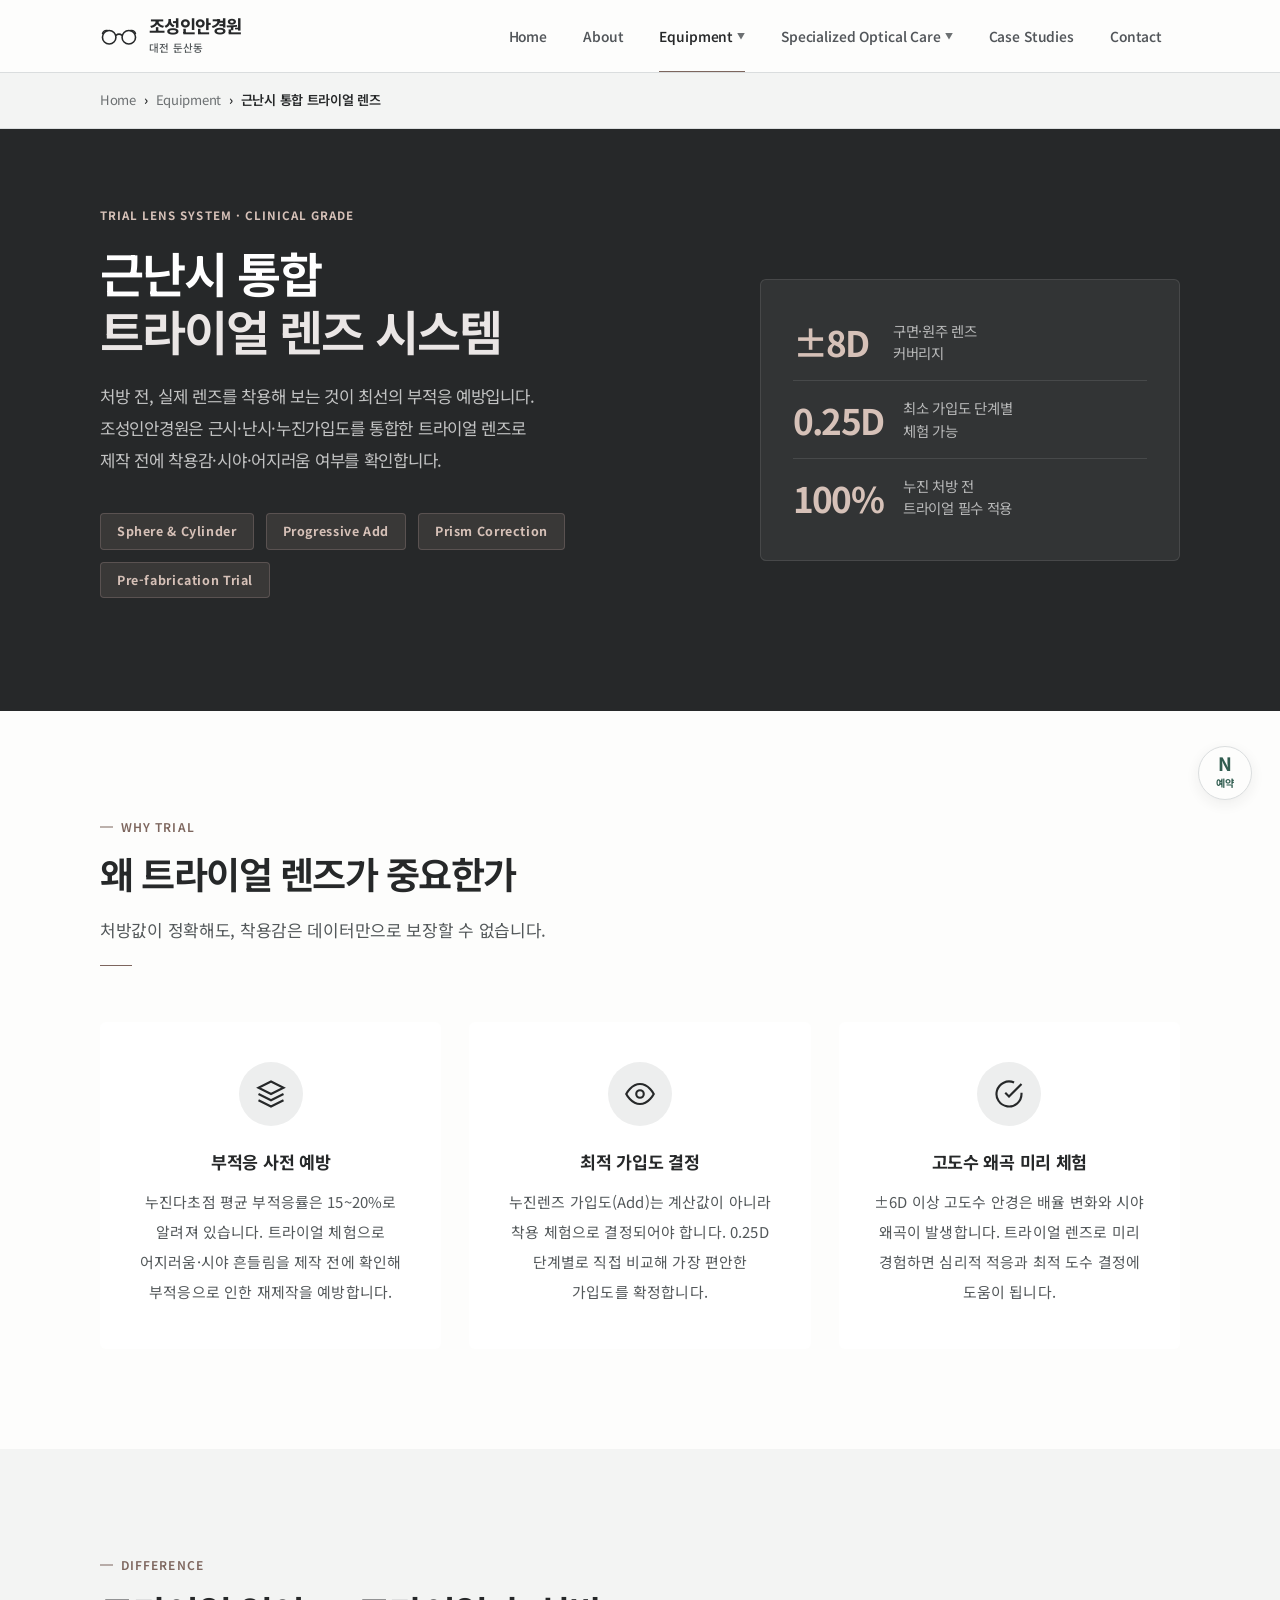
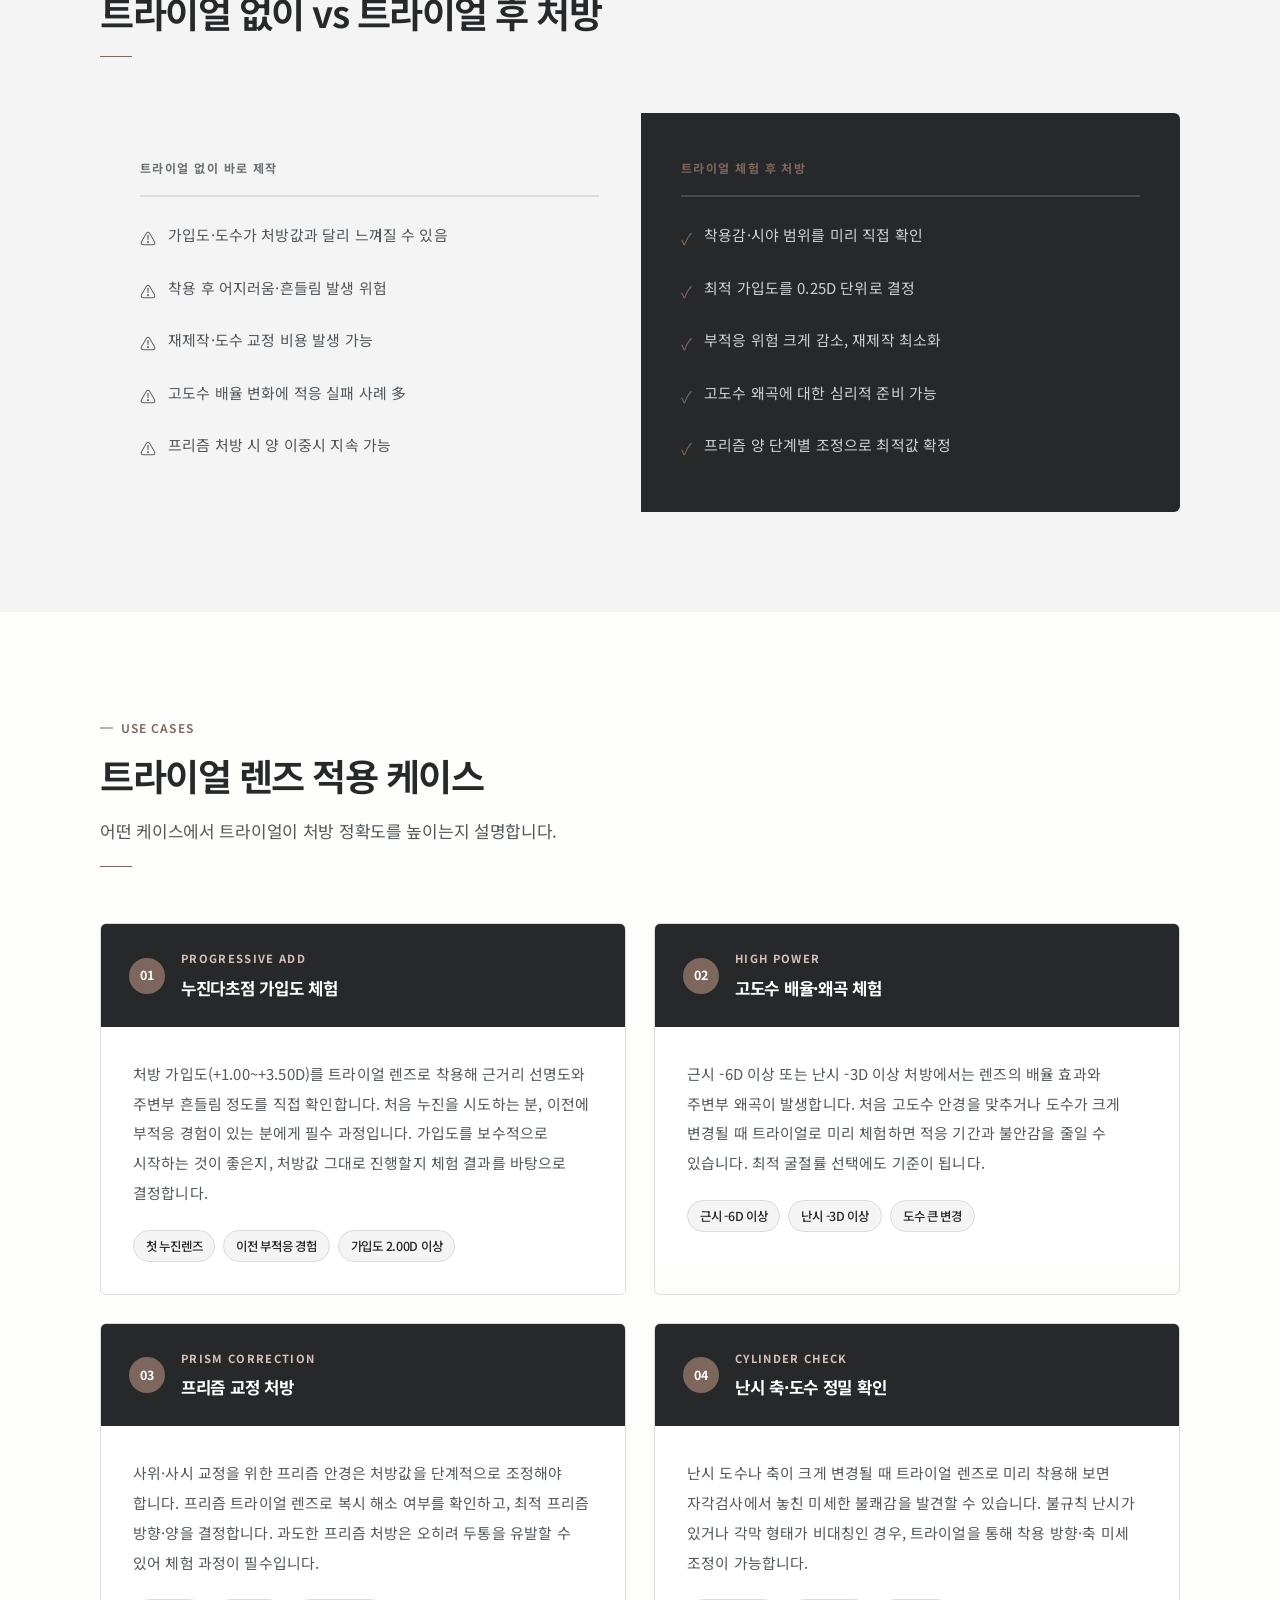
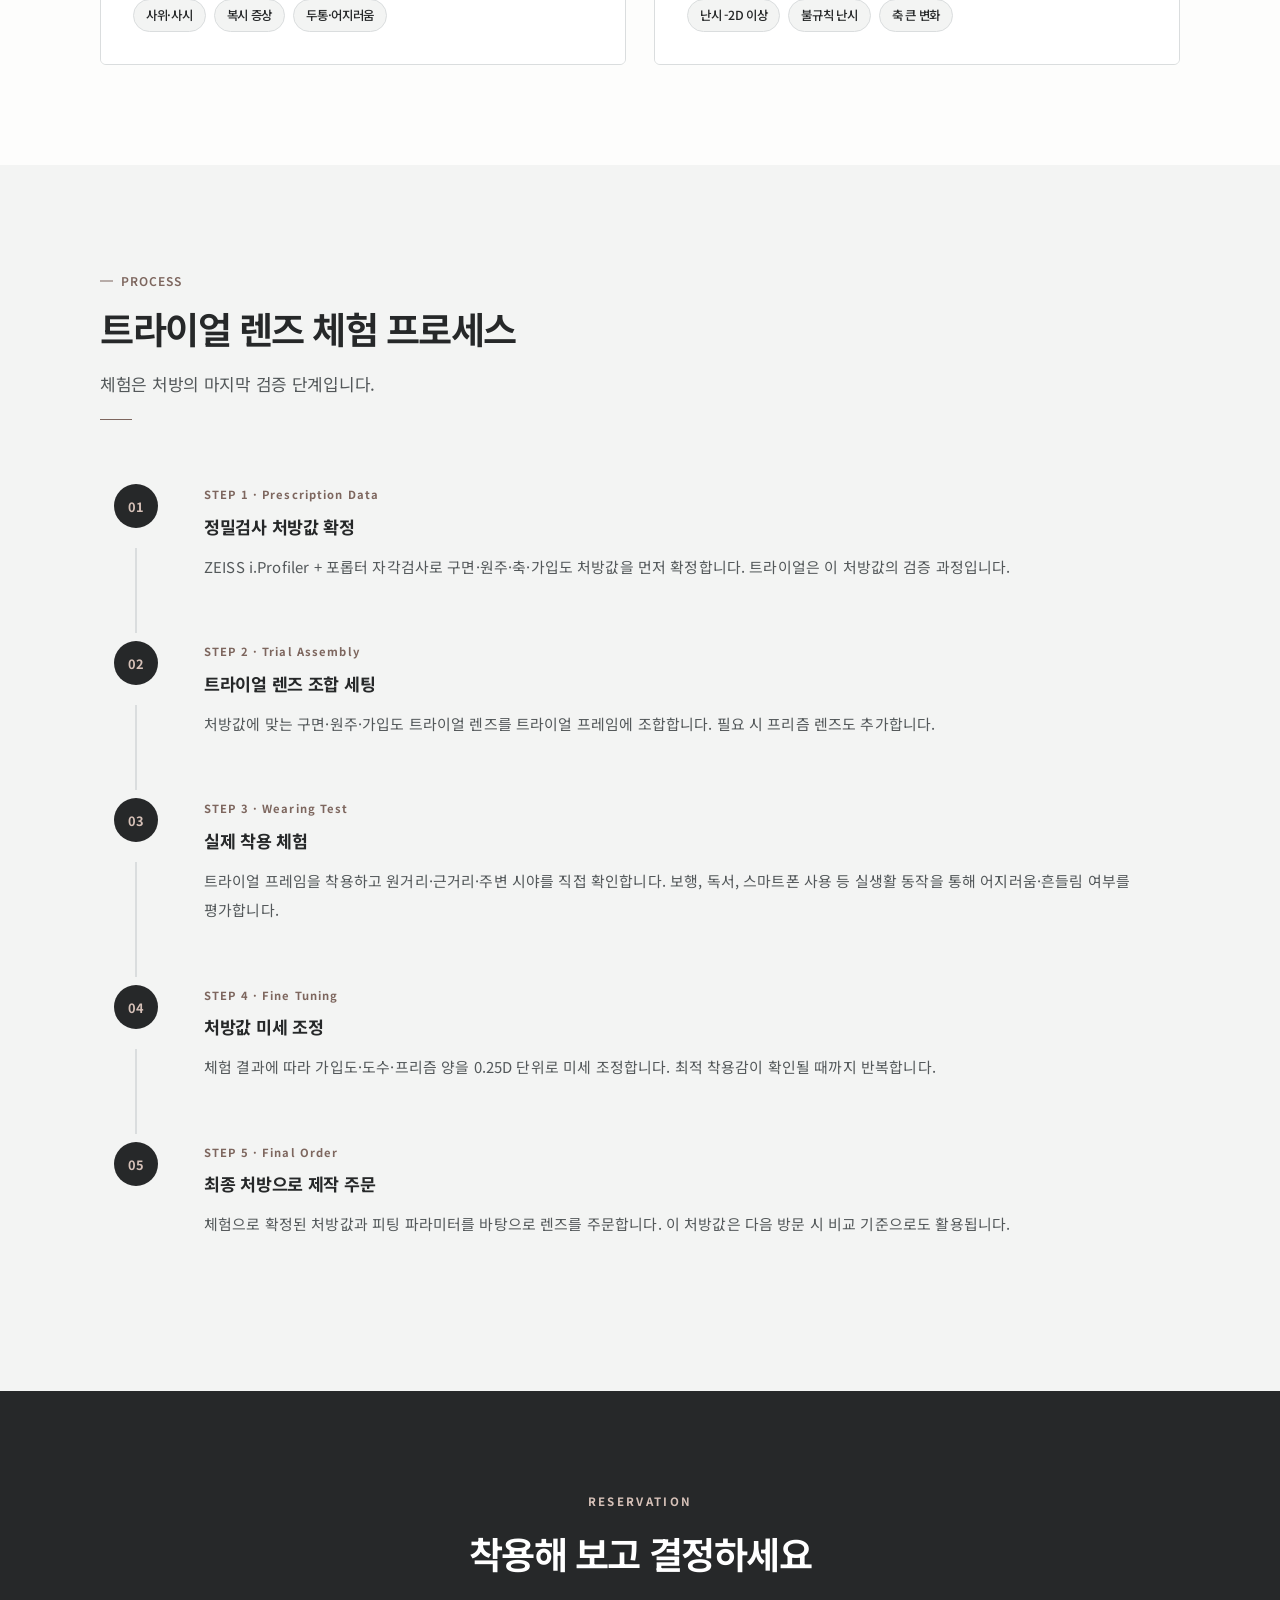
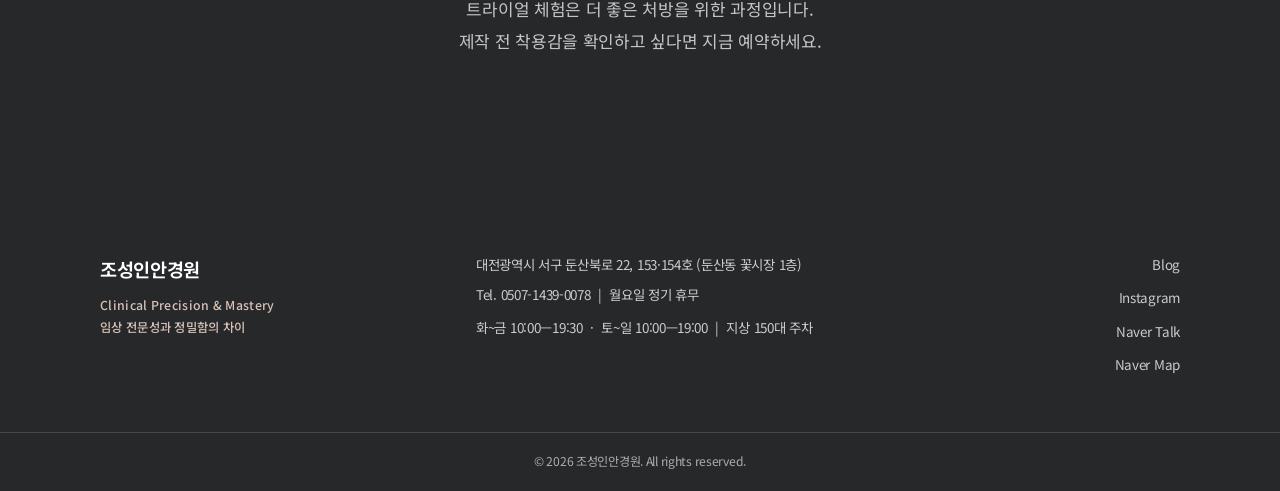
<file: eq-trial.html>
<!DOCTYPE html>
<html lang="ko">
<head>
<meta charset="UTF-8"/>
<meta http-equiv="Cache-Control" content="no-cache, no-store, must-revalidate"/>
<meta http-equiv="Pragma" content="no-cache"/>
<meta http-equiv="Expires" content="0"/>
<meta name="viewport" content="width=device-width, initial-scale=1.0"/>
<title>근난시 통합 트라이얼 렌즈 — 조성인안경원</title>
<meta property="og:site_name" content="조성인안경원"/>
<meta name="description" content="근거리·난시·누진 처방을 제작 전에 실제로 체험합니다. 조성인안경원의 통합 트라이얼 렌즈 시스템으로 부적응 위험을 선제적으로 차단합니다."/>
<link rel="icon" href="favicon.ico"/>
<link rel="stylesheet" href="css/common.css?v=20261126-video"/>
<style>
/* ── Hero ── */
.eq-hero {
  padding: clamp(46px, 6vw, 80px) 0;
  background: var(--navy);
  position: relative; overflow: hidden;
}
.eq-hero-inner {
  max-width: var(--max-w); margin: 0 auto; padding: 0 var(--px);
  position: relative; z-index: 1;
  display: grid; grid-template-columns: 1fr 420px; gap: 72px; align-items: center;
}
.eq-hero-eyebrow {
  font-size: .72rem; font-weight: 700; letter-spacing: .09em;
  color: var(--gold-l); text-transform: uppercase; margin-bottom: 18px;
}
.eq-hero-title {
  font-size: clamp(2rem, 4vw, 3rem);
  font-weight: 650; color: #fff;
  line-height: 1.2; letter-spacing: -.04em;
  margin-bottom: 22px; word-break: keep-all;
}
.eq-hero-title em { font-style: normal; color: #eae6e5; }
.eq-hero-desc {
  font-size: 1.05rem; color: rgba(255,255,255,.72);
  line-height: 1.9; word-break: keep-all; margin-bottom: 36px;
}
.eq-hero-visual {
  background: rgba(255,255,255,.06); border-radius: var(--rl);
  padding: 40px 32px; display: flex; flex-direction: column; gap: 16px;
  border: 1px solid rgba(255,255,255,.1);
}
.ev-stat { display: flex; align-items: center; gap: 20px; }
.ev-stat-num {
  font-size: 2.2rem; font-weight: 700; color: var(--gold-l);
  letter-spacing: -.05em; line-height: 1; flex-shrink: 0; min-width: 80px;
}
.ev-stat-text { font-size: .9rem; color: rgba(255,255,255,.65); line-height: 1.55; word-break: keep-all; }
.ev-divider { height: 1px; background: rgba(255,255,255,.1); }

/* ── Breadcrumb ── */
.breadcrumb {
  padding: 16px 0;
  border-bottom: 1px solid var(--bdr);
  background: var(--off);
}
.breadcrumb-inner {
  max-width: var(--max-w); margin: 0 auto; padding: 0 var(--px);
  display: flex; align-items: center; gap: 8px;
  font-size: .82rem; color: var(--g400);
}
.breadcrumb-inner a { color: var(--g400); transition: color .2s; }
.breadcrumb-inner a:hover { color: var(--navy); }
.breadcrumb-inner span { color: var(--navy); font-weight: 600; }
.breadcrumb-sep { color: var(--g200); }

.badge-row { display: flex; gap: 12px; flex-wrap: wrap; margin-bottom: 36px; }
.badge {
  padding: 6px 16px;
  background: rgb(var(--accent-rgb) / .15); border: 1px solid rgb(var(--accent-rgb) / .3);
  border-radius: var(--r); font-size: .78rem; font-weight: 700;
  color: var(--gold-l); letter-spacing: .05em;
}

/* ── Why Trial Section ── */
.why-grid {
  display: grid; grid-template-columns: repeat(3, 1fr); gap: 28px;
}
.why-card {
  background: #fff; border-radius: var(--rl); padding: 36px 30px;

  border-bottom: 3px solid transparent;
  transition: border-color .25s, box-shadow .25s, transform .25s;
  text-align: center;
}
.why-card:hover { border-bottom-color: var(--gold); }
.why-icon {
  width: 64px; height: 64px; border-radius: 50%;
  background: var(--g50); margin: 0 auto 20px;
  display: flex; align-items: center; justify-content: center;
}
.why-icon svg { width: 30px; height: 30px; stroke: var(--navy); fill: none; stroke-width: 1.7; }
.why-title { font-size: 1.08rem; font-weight: 700; color: var(--navy); margin-bottom: 10px; word-break: keep-all; }
.why-desc { font-size: .9rem; color: var(--sub); line-height: 1.8; word-break: keep-all; }

/* ── Use Cases (Accordion-style cards) ── */
.usecase-grid {
  display: grid; grid-template-columns: 1fr 1fr; gap: 28px;
}
.usecase-card {
  border: 1px solid var(--bdr); border-radius: var(--rl); overflow: hidden;
  transition: box-shadow .25s;
}

.usecase-head {
  padding: 24px 28px;
  background: var(--navy); display: flex; align-items: center; gap: 16px;
}
.usecase-num {
  width: 36px; height: 36px; border-radius: 50%;
  background: var(--gold); color: #fff;
  display: flex; align-items: center; justify-content: center;
  font-size: .78rem; font-weight: 700; flex-shrink: 0;
}
.usecase-cat {
  font-size: .7rem; font-weight: 700; letter-spacing: .12em;
  color: var(--gold-l); text-transform: uppercase; margin-bottom: 4px;
}
.usecase-title { font-size: 1.05rem; font-weight: 700; color: #fff; word-break: keep-all; }
.usecase-body { padding: 28px; background: #fff; }
.usecase-desc { font-size: .9rem; color: var(--sub); line-height: 1.85; word-break: keep-all; margin-bottom: 18px; }
.usecase-tags { display: flex; flex-wrap: wrap; gap: 8px; }
.usecase-tag {
  padding: 4px 12px; background: var(--off);
  border: 1px solid var(--bdr); border-radius: 20px;
  font-size: .78rem; color: var(--text); font-weight: 500;
}

/* ── Trial vs No-Trial ── */
.diff-grid {
  display: grid; grid-template-columns: 1fr 1fr; gap: 2px;
  border-radius: var(--rl); overflow: hidden;
}
.diff-col { padding: 40px 36px; }
.diff-col.bad { background: var(--off); }
.diff-col.good { background: var(--navy); }
.diff-head {
  font-size: .75rem; font-weight: 700; letter-spacing: .12em;
  text-transform: uppercase; margin-bottom: 20px;
  padding-bottom: 16px; border-bottom: 2px solid;
}
.diff-col.bad .diff-head { color: var(--g400); border-color: var(--bdr); }
.diff-col.good .diff-head { color: var(--gold); border-color: rgb(var(--accent-rgb) / .3); }
.diff-list { list-style: none; padding: 0; display: flex; flex-direction: column; gap: 12px; }
.diff-list li {
  display: flex; align-items: flex-start; gap: 12px;
  font-size: .9rem; line-height: 1.7; word-break: keep-all;
}
.diff-col.bad .diff-list li { color: var(--g600); }
.diff-col.good .diff-list li { color: rgba(255,255,255,.78); }
.diff-icon { flex-shrink: 0; margin-top: 3px; font-size: 1rem; }

/* ── Process Steps ── */
.process-list { display: flex; flex-direction: column; gap: 0; }
.process-item {
  display: grid; grid-template-columns: 72px 1fr;
  gap: 0; position: relative;
}
.process-item::before {
  content: ''; position: absolute; left: 35px; top: 72px; bottom: 0;
  width: 2px; background: var(--bdr);
}
.process-item:last-child::before { display: none; }
.process-num-wrap { display: flex; flex-direction: column; align-items: center; padding-top: 8px; }
.process-num {
  width: 44px; height: 44px; border-radius: 50%;
  background: var(--navy); color: var(--gold-l);
  display: flex; align-items: center; justify-content: center;
  font-size: .8rem; font-weight: 700; flex-shrink: 0; z-index: 1;
}
.process-body { padding: 6px 0 48px 28px; }
.process-tag { font-size: .7rem; font-weight: 700; color: var(--gold); letter-spacing: .1em; margin-bottom: 6px; }
.process-title { font-size: 1.08rem; font-weight: 700; color: var(--navy); margin-bottom: 8px; word-break: keep-all; }
.process-desc { font-size: .9rem; color: var(--sub); line-height: 1.8; word-break: keep-all; }

/* ── CTA ── */
.cta-dark { background: var(--navy); padding: var(--sec-py) 0; text-align: center; }

/* ── Responsive ── */
@media(max-width:1024px) {
  .eq-hero-inner { grid-template-columns: 1fr; }
  .eq-hero-visual { display: none; }
  .why-grid { grid-template-columns: 1fr 1fr; }
  .usecase-grid { grid-template-columns: 1fr; }
  .diff-grid { grid-template-columns: 1fr; }
}
@media(max-width:600px) {
  .why-grid { grid-template-columns: 1fr; }
}

/* ── Readability Enhancements ── */
.why-card { padding: 40px 34px; }
.why-desc {
  font-size: .93rem; line-height: 2.0;
  letter-spacing: .01em;
}
.usecase-body { padding: 32px 32px; }
.usecase-desc {
  font-size: .93rem; line-height: 2.0;
  letter-spacing: .01em; margin-bottom: 22px;
}
.diff-col { padding: 44px 40px; }
.diff-list li {
  font-size: .93rem; line-height: 1.85;
  letter-spacing: .01em;
  padding: 4px 0;
}
.process-body { padding: 8px 0 52px 32px; }
.process-desc {
  font-size: .93rem; line-height: 2.0;
  letter-spacing: .01em;
}
.process-title { margin-bottom: 10px; }
</style>
</head>
<body>
<div id="ticker-slot"></div>

<!-- ── Breadcrumb ── -->
<nav class="breadcrumb">
  <div class="breadcrumb-inner">
    <a href="index.html">Home</a>
    <span class="breadcrumb-sep">›</span>
    <a href="equipment.html">Equipment</a>
    <span class="breadcrumb-sep">›</span>
    <span>근난시 통합 트라이얼 렌즈</span>
  </div>
</nav>

<!-- ── Hero ── -->
<section class="eq-hero">
  <div class="eq-hero-inner">
    <div>
      <p class="eq-hero-eyebrow">Trial Lens System · Clinical Grade</p>
      <h1 class="eq-hero-title">근난시 통합<br><em>트라이얼 렌즈 시스템</em></h1>
      <p class="eq-hero-desc">
        처방 전, 실제 렌즈를 착용해 보는 것이 최선의 부적응 예방입니다.<br>
        조성인안경원은 근시·난시·누진가입도를 통합한 트라이얼 렌즈로<br>
        제작 전에 착용감·시야·어지러움 여부를 확인합니다.
      </p>
      <div class="badge-row">
        <span class="badge">Sphere & Cylinder</span>
        <span class="badge">Progressive Add</span>
        <span class="badge">Prism Correction</span>
        <span class="badge">Pre-fabrication Trial</span>
      </div>
    </div>
    <div class="eq-hero-visual">
      <div class="ev-stat">
        <div class="ev-stat-num">±8D</div>
        <div class="ev-stat-text">구면·원주 렌즈<br>커버리지</div>
      </div>
      <div class="ev-divider"></div>
      <div class="ev-stat">
        <div class="ev-stat-num">0.25D</div>
        <div class="ev-stat-text">최소 가입도 단계별<br>체험 가능</div>
      </div>
      <div class="ev-divider"></div>
      <div class="ev-stat">
        <div class="ev-stat-num">100%</div>
        <div class="ev-stat-text">누진 처방 전<br>트라이얼 필수 적용</div>
      </div>
    </div>
  </div>
</section>

<!-- ── Why Trial Lens ── -->
<section class="page-sec">
  <div class="wrap">
    <div class="s-head rv">
      <p class="s-label">WHY TRIAL</p>
      <h2 class="s-title">왜 트라이얼 렌즈가 중요한가</h2>
      <p class="s-sub">처방값이 정확해도, 착용감은 데이터만으로 보장할 수 없습니다.</p>
      <div class="s-divider"></div>
    </div>
    <div class="why-grid rv">
      <div class="why-card">
        <div class="why-icon">
          <svg viewBox="0 0 24 24"><path d="M12 2L2 7l10 5 10-5-10-5zM2 17l10 5 10-5M2 12l10 5 10-5"/></svg>
        </div>
        <h3 class="why-title">부적응 사전 예방</h3>
        <p class="why-desc">
          누진다초점 평균 부적응률은 15~20%로 알려져 있습니다.
          트라이얼 체험으로 어지러움·시야 흔들림을 제작 전에 확인해
          부적응으로 인한 재제작을 예방합니다.
        </p>
      </div>
      <div class="why-card">
        <div class="why-icon">
          <svg viewBox="0 0 24 24"><circle cx="12" cy="12" r="3"/><path d="M1 12s4-8 11-8 11 8 11 8-4 8-11 8-11-8-11-8z"/></svg>
        </div>
        <h3 class="why-title">최적 가입도 결정</h3>
        <p class="why-desc">
          누진렌즈 가입도(Add)는 계산값이 아니라 착용 체험으로 결정되어야 합니다.
          0.25D 단계별로 직접 비교해 가장 편안한 가입도를 확정합니다.
        </p>
      </div>
      <div class="why-card">
        <div class="why-icon">
          <svg viewBox="0 0 24 24"><path d="M22 11.08V12a10 10 0 1 1-5.93-9.14"/><polyline points="22 4 12 14.01 9 11.01"/></svg>
        </div>
        <h3 class="why-title">고도수 왜곡 미리 체험</h3>
        <p class="why-desc">
          ±6D 이상 고도수 안경은 배율 변화와 시야 왜곡이 발생합니다.
          트라이얼 렌즈로 미리 경험하면 심리적 적응과 최적 도수 결정에 도움이 됩니다.
        </p>
      </div>
    </div>
  </div>
</section>

<!-- ── 처방 전 vs 트라이얼 후 ── -->
<section class="page-sec page-sec--off">
  <div class="wrap">
    <div class="s-head rv">
      <p class="s-label">DIFFERENCE</p>
      <h2 class="s-title">트라이얼 없이 vs 트라이얼 후 처방</h2>
      <div class="s-divider"></div>
    </div>
    <div class="diff-grid rv">
      <div class="diff-col bad">
        <div class="diff-head">트라이얼 없이 바로 제작</div>
        <ul class="diff-list">
          <li><span class="diff-icon">⚠️</span>가입도·도수가 처방값과 달리 느껴질 수 있음</li>
          <li><span class="diff-icon">⚠️</span>착용 후 어지러움·흔들림 발생 위험</li>
          <li><span class="diff-icon">⚠️</span>재제작·도수 교정 비용 발생 가능</li>
          <li><span class="diff-icon">⚠️</span>고도수 배율 변화에 적응 실패 사례 多</li>
          <li><span class="diff-icon">⚠️</span>프리즘 처방 시 양 이중시 지속 가능</li>
        </ul>
      </div>
      <div class="diff-col good">
        <div class="diff-head">트라이얼 체험 후 처방</div>
        <ul class="diff-list">
          <li><span class="diff-icon" style="color:var(--gold);">✓</span>착용감·시야 범위를 미리 직접 확인</li>
          <li><span class="diff-icon" style="color:var(--gold);">✓</span>최적 가입도를 0.25D 단위로 결정</li>
          <li><span class="diff-icon" style="color:var(--gold);">✓</span>부적응 위험 크게 감소, 재제작 최소화</li>
          <li><span class="diff-icon" style="color:var(--gold);">✓</span>고도수 왜곡에 대한 심리적 준비 가능</li>
          <li><span class="diff-icon" style="color:var(--gold);">✓</span>프리즘 양 단계별 조정으로 최적값 확정</li>
        </ul>
      </div>
    </div>
  </div>
</section>

<!-- ── 4 Use Cases ── -->
<section class="page-sec">
  <div class="wrap">
    <div class="s-head rv">
      <p class="s-label">USE CASES</p>
      <h2 class="s-title">트라이얼 렌즈 적용 케이스</h2>
      <p class="s-sub">어떤 케이스에서 트라이얼이 처방 정확도를 높이는지 설명합니다.</p>
      <div class="s-divider"></div>
    </div>
    <div class="usecase-grid rv">
      <div class="usecase-card">
        <div class="usecase-head">
          <div class="usecase-num">01</div>
          <div>
            <div class="usecase-cat">Progressive Add</div>
            <div class="usecase-title">누진다초점 가입도 체험</div>
          </div>
        </div>
        <div class="usecase-body">
          <p class="usecase-desc">
            처방 가입도(+1.00~+3.50D)를 트라이얼 렌즈로 착용해 근거리 선명도와
            주변부 흔들림 정도를 직접 확인합니다. 처음 누진을 시도하는 분, 이전에 부적응 경험이 있는 분에게
            필수 과정입니다. 가입도를 보수적으로 시작하는 것이 좋은지, 처방값 그대로 진행할지
            체험 결과를 바탕으로 결정합니다.
          </p>
          <div class="usecase-tags">
            <span class="usecase-tag">첫 누진렌즈</span>
            <span class="usecase-tag">이전 부적응 경험</span>
            <span class="usecase-tag">가입도 2.00D 이상</span>
          </div>
        </div>
      </div>
      <div class="usecase-card">
        <div class="usecase-head">
          <div class="usecase-num">02</div>
          <div>
            <div class="usecase-cat">High Power</div>
            <div class="usecase-title">고도수 배율·왜곡 체험</div>
          </div>
        </div>
        <div class="usecase-body">
          <p class="usecase-desc">
            근시 -6D 이상 또는 난시 -3D 이상 처방에서는 렌즈의 배율 효과와 주변부 왜곡이 발생합니다.
            처음 고도수 안경을 맞추거나 도수가 크게 변경될 때 트라이얼로 미리 체험하면
            적응 기간과 불안감을 줄일 수 있습니다. 최적 굴절률 선택에도 기준이 됩니다.
          </p>
          <div class="usecase-tags">
            <span class="usecase-tag">근시 -6D 이상</span>
            <span class="usecase-tag">난시 -3D 이상</span>
            <span class="usecase-tag">도수 큰 변경</span>
          </div>
        </div>
      </div>
      <div class="usecase-card">
        <div class="usecase-head">
          <div class="usecase-num">03</div>
          <div>
            <div class="usecase-cat">Prism Correction</div>
            <div class="usecase-title">프리즘 교정 처방</div>
          </div>
        </div>
        <div class="usecase-body">
          <p class="usecase-desc">
            사위·사시 교정을 위한 프리즘 안경은 처방값을 단계적으로 조정해야 합니다.
            프리즘 트라이얼 렌즈로 복시 해소 여부를 확인하고, 최적 프리즘 방향·양을 결정합니다.
            과도한 프리즘 처방은 오히려 두통을 유발할 수 있어 체험 과정이 필수입니다.
          </p>
          <div class="usecase-tags">
            <span class="usecase-tag">사위·사시</span>
            <span class="usecase-tag">복시 증상</span>
            <span class="usecase-tag">두통·어지러움</span>
          </div>
        </div>
      </div>
      <div class="usecase-card">
        <div class="usecase-head">
          <div class="usecase-num">04</div>
          <div>
            <div class="usecase-cat">Cylinder Check</div>
            <div class="usecase-title">난시 축·도수 정밀 확인</div>
          </div>
        </div>
        <div class="usecase-body">
          <p class="usecase-desc">
            난시 도수나 축이 크게 변경될 때 트라이얼 렌즈로 미리 착용해 보면
            자각검사에서 놓친 미세한 불쾌감을 발견할 수 있습니다.
            불규칙 난시가 있거나 각막 형태가 비대칭인 경우, 트라이얼을 통해
            착용 방향·축 미세 조정이 가능합니다.
          </p>
          <div class="usecase-tags">
            <span class="usecase-tag">난시 -2D 이상</span>
            <span class="usecase-tag">불규칙 난시</span>
            <span class="usecase-tag">축 큰 변화</span>
          </div>
        </div>
      </div>
    </div>
  </div>
</section>

<!-- ── 트라이얼 프로세스 ── -->
<section class="page-sec page-sec--off">
  <div class="wrap">
    <div class="s-head rv">
      <p class="s-label">PROCESS</p>
      <h2 class="s-title">트라이얼 렌즈 체험 프로세스</h2>
      <p class="s-sub">체험은 처방의 마지막 검증 단계입니다.</p>
      <div class="s-divider"></div>
    </div>
    <div class="process-list rv">
      <div class="process-item">
        <div class="process-num-wrap"><div class="process-num">01</div></div>
        <div class="process-body">
          <p class="process-tag">STEP 1 · Prescription Data</p>
          <p class="process-title">정밀검사 처방값 확정</p>
          <p class="process-desc">ZEISS i.Profiler + 포롭터 자각검사로 구면·원주·축·가입도 처방값을 먼저 확정합니다. 트라이얼은 이 처방값의 검증 과정입니다.</p>
        </div>
      </div>
      <div class="process-item">
        <div class="process-num-wrap"><div class="process-num">02</div></div>
        <div class="process-body">
          <p class="process-tag">STEP 2 · Trial Assembly</p>
          <p class="process-title">트라이얼 렌즈 조합 세팅</p>
          <p class="process-desc">처방값에 맞는 구면·원주·가입도 트라이얼 렌즈를 트라이얼 프레임에 조합합니다. 필요 시 프리즘 렌즈도 추가합니다.</p>
        </div>
      </div>
      <div class="process-item">
        <div class="process-num-wrap"><div class="process-num">03</div></div>
        <div class="process-body">
          <p class="process-tag">STEP 3 · Wearing Test</p>
          <p class="process-title">실제 착용 체험</p>
          <p class="process-desc">트라이얼 프레임을 착용하고 원거리·근거리·주변 시야를 직접 확인합니다. 보행, 독서, 스마트폰 사용 등 실생활 동작을 통해 어지러움·흔들림 여부를 평가합니다.</p>
        </div>
      </div>
      <div class="process-item">
        <div class="process-num-wrap"><div class="process-num">04</div></div>
        <div class="process-body">
          <p class="process-tag">STEP 4 · Fine Tuning</p>
          <p class="process-title">처방값 미세 조정</p>
          <p class="process-desc">체험 결과에 따라 가입도·도수·프리즘 양을 0.25D 단위로 미세 조정합니다. 최적 착용감이 확인될 때까지 반복합니다.</p>
        </div>
      </div>
      <div class="process-item">
        <div class="process-num-wrap"><div class="process-num">05</div></div>
        <div class="process-body">
          <p class="process-tag">STEP 5 · Final Order</p>
          <p class="process-title">최종 처방으로 제작 주문</p>
          <p class="process-desc">체험으로 확정된 처방값과 피팅 파라미터를 바탕으로 렌즈를 주문합니다. 이 처방값은 다음 방문 시 비교 기준으로도 활용됩니다.</p>
        </div>
      </div>
    </div>
  </div>
</section>

<!-- ── CTA ── -->
<section class="cta-dark">
  <div class="wrap">
    <p style="font-size:.72rem; font-weight:700; letter-spacing:.2em; color:var(--gold-l); text-transform:uppercase; margin-bottom:18px;">RESERVATION</p>
    <h2 class="s-title s-title--lt">착용해 보고 결정하세요</h2>
    <p class="s-sub s-sub--lt" style="margin-bottom:40px;">
      트라이얼 체험은 더 좋은 처방을 위한 과정입니다.<br>
      제작 전 착용감을 확인하고 싶다면 지금 예약하세요.
    </p>
  </div>
</section>

<script src="js/components.js?v=20261125"></script>
<script src="js/common.js?v=20261125-motion"></script>
</body>
</html>
</file>
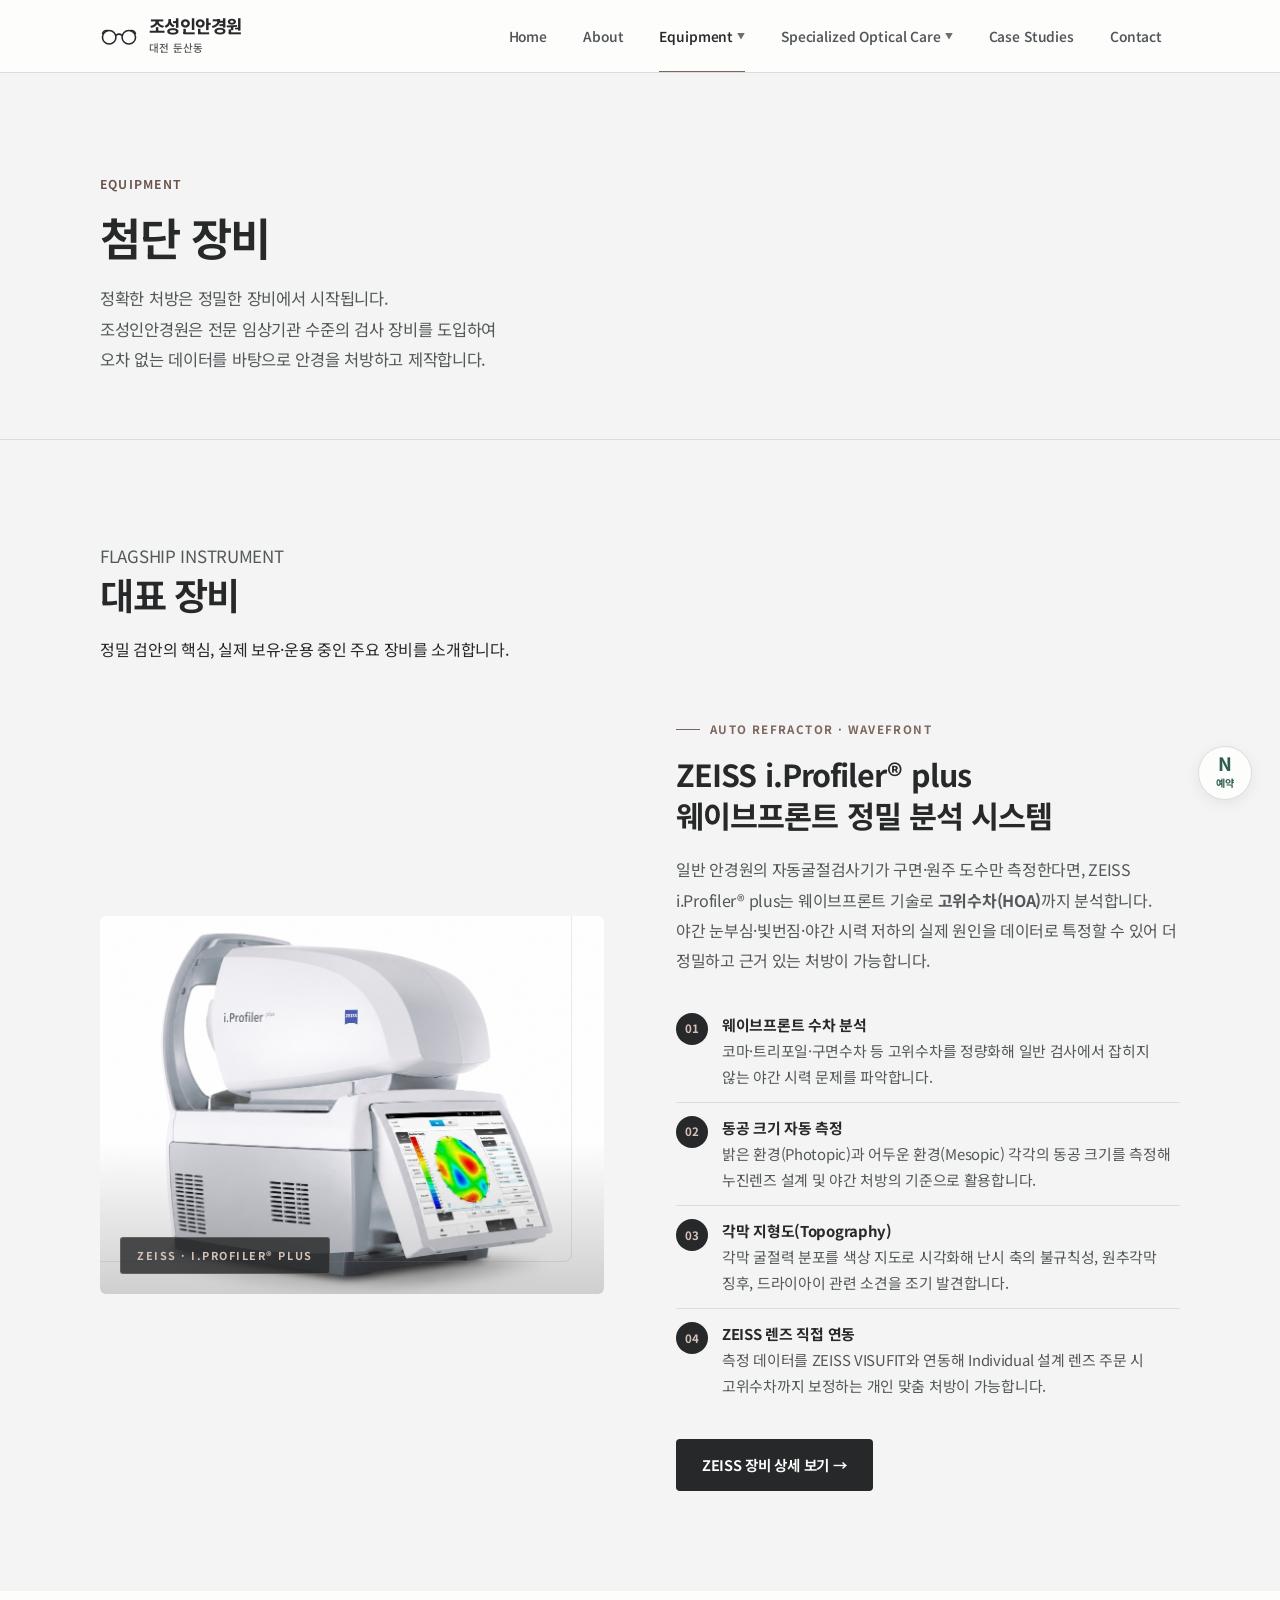
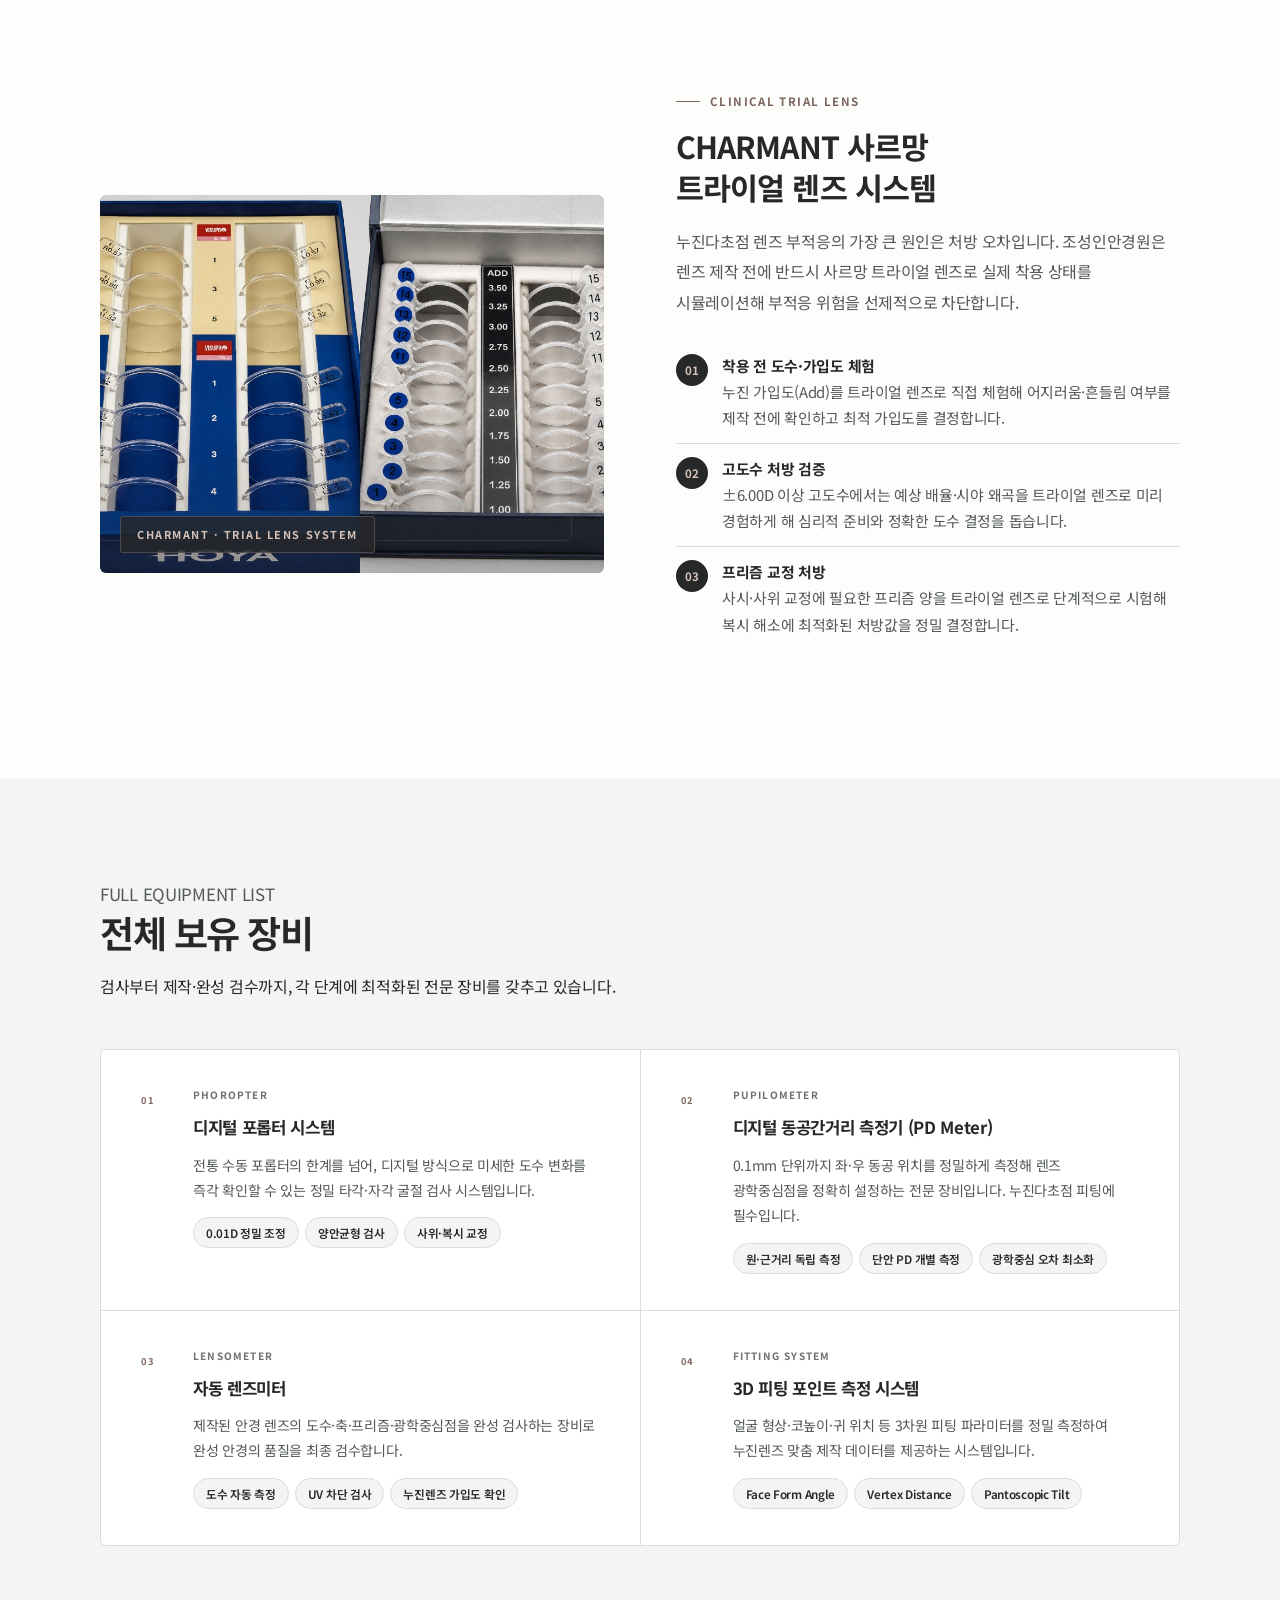
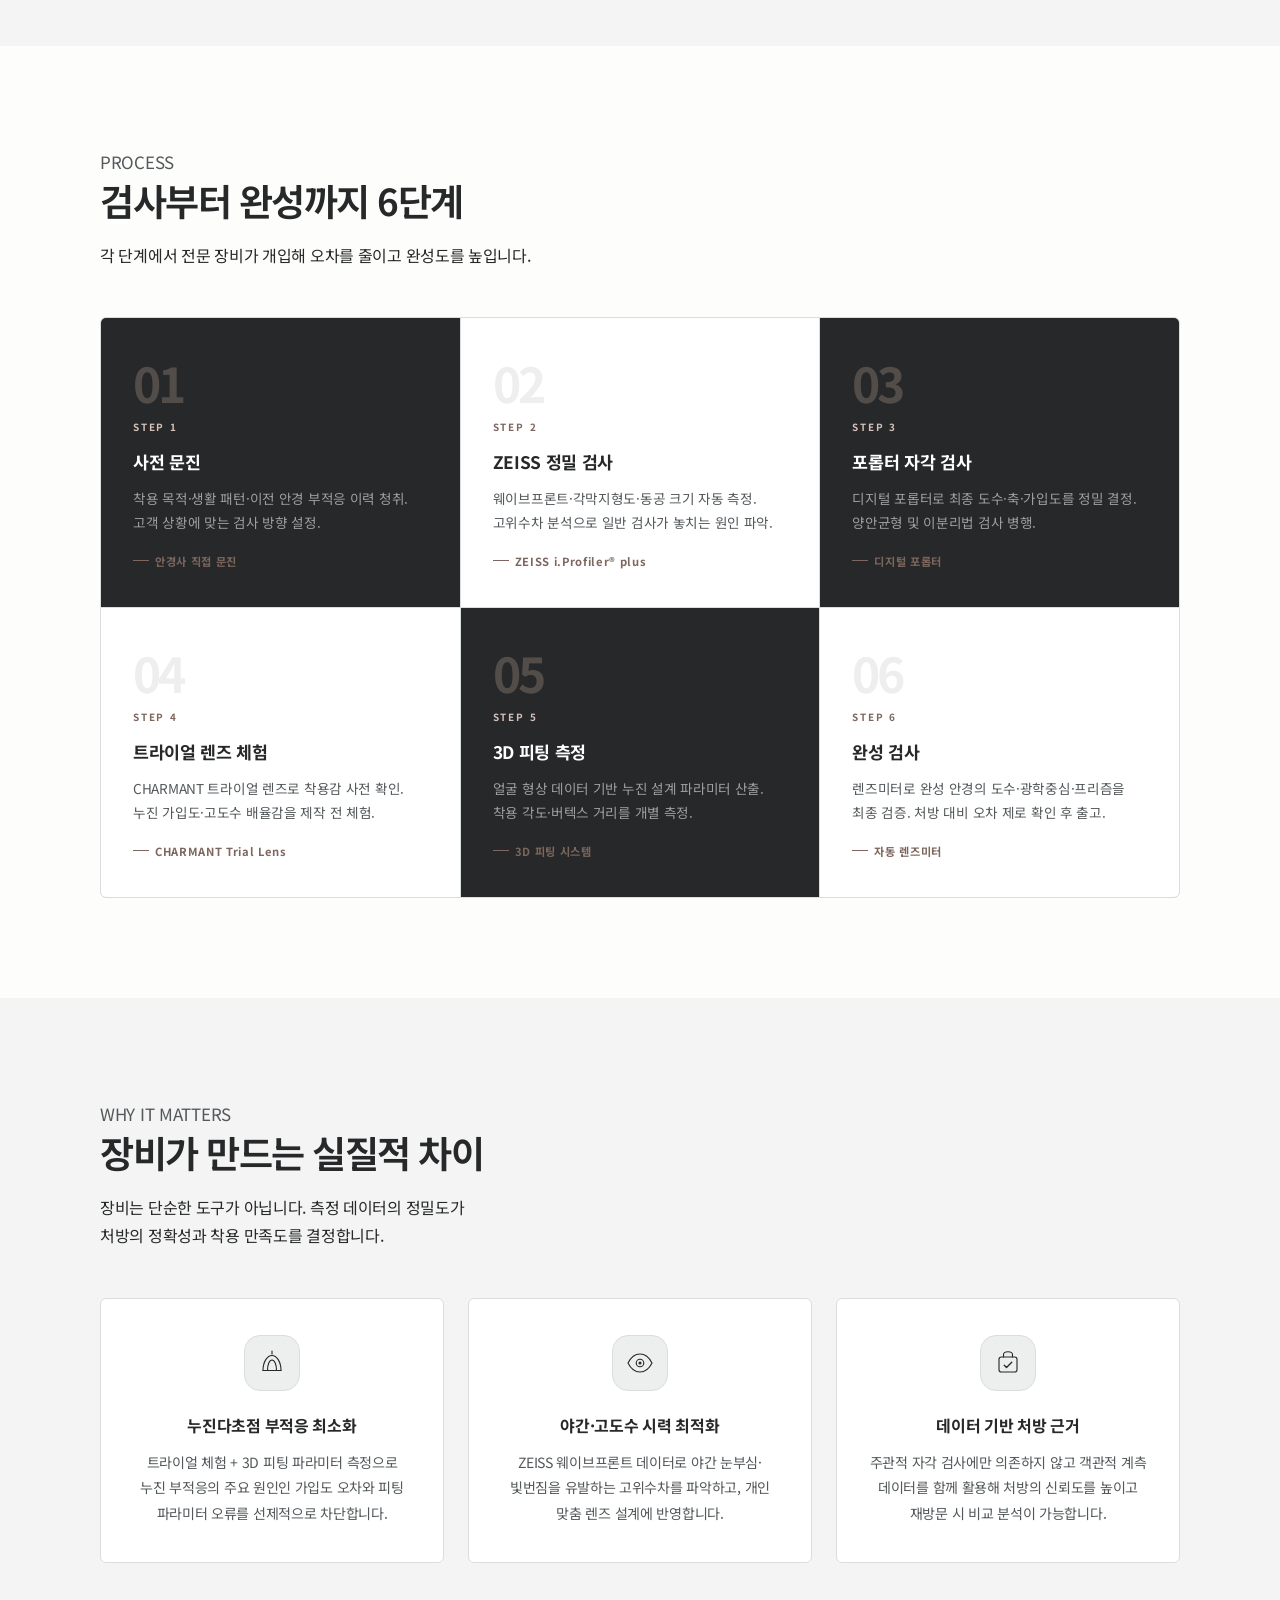
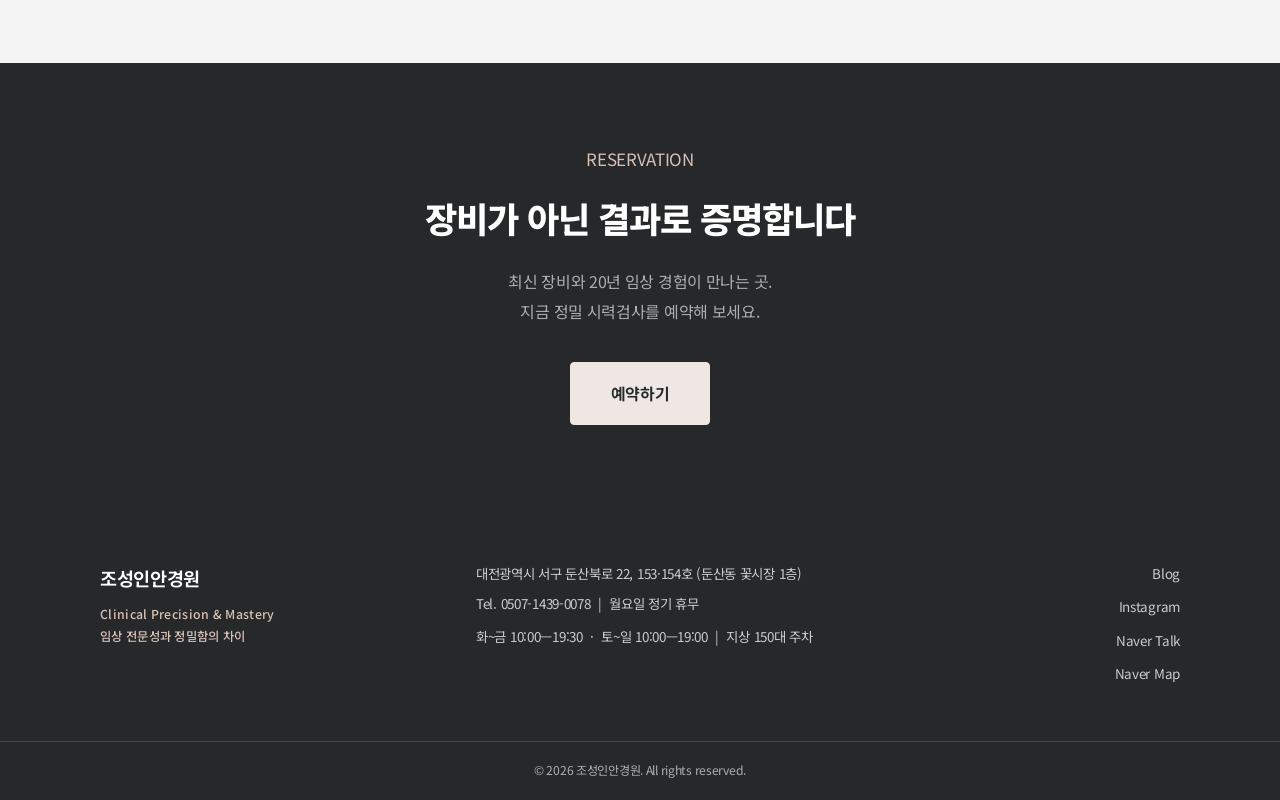
<file: equipment.html>
<!DOCTYPE html>
<html lang="ko">
<head>
<meta charset="UTF-8"/>
<meta http-equiv="Cache-Control" content="no-cache, no-store, must-revalidate"/>
<meta http-equiv="Pragma" content="no-cache"/>
<meta http-equiv="Expires" content="0"/>
<meta name="viewport" content="width=device-width, initial-scale=1.0"/>
<title>첨단 장비 — 조성인안경원</title>
<meta property="og:site_name" content="조성인안경원"/>
<meta name="description" content="ZEISS i.Profiler, 사르망 트라이얼 렌즈, 정밀 피팅 시스템. 대전 조성인안경원이 보유한 전문 장비를 소개합니다."/>
<link rel="icon" href="favicon.ico"/>
<link rel="stylesheet" href="css/common.css?v=20261126-video"/>
<style>

/* ══════════════════════════════════════
   DEEP-DIVE — 대표 장비 사진 + 텍스트 (좌우 스플릿)
══════════════════════════════════════ */
.deep-grid {
  display: grid;
  grid-template-columns: 1fr 1fr;
  gap: 72px;
  align-items: center;
}
.deep-grid.reverse { direction: rtl; }
.deep-grid.reverse > * { direction: ltr; }

.deep-img-wrap {
  position: relative;
  border-radius: var(--rl);
  overflow: hidden;

}
.deep-img-wrap img {
  width: 100%; aspect-ratio: 4/3;
  object-fit: cover; display: block;
  background: var(--bdr);
  transition: transform 1s cubic-bezier(0.76,0,0.24,1);
}

.deep-img-wrap::before {
  content: '';
  position: absolute; top: -16px; left: -16px; right: 32px; bottom: 32px;
  border: 1px solid rgb(var(--accent-rgb) / .2);
  border-radius: calc(var(--rl) + 2px);
  pointer-events: none; z-index: 0;
}
.deep-img-wrap::after {
  content: '';
  position: absolute; inset: 0; z-index: 1;
  background: linear-gradient(to top, rgb(var(--ink-rgb) / .22) 0%, transparent 40%);
  pointer-events: none;
}
.deep-img-badge {
  position: absolute; z-index: 2;
  bottom: 20px; left: 20px;
  background: rgb(var(--ink-rgb) / .82);

  border: 1px solid rgb(var(--accent-rgb) / .32);
  border-radius: 3px; padding: 8px 16px;
  color: var(--gold-l);
  font-size: .68rem; font-weight: 700; letter-spacing: .14em; text-transform: uppercase;
}

.deep-tag {
  font-size: .72rem; font-weight: 700; letter-spacing: .12em;
  color: var(--gold); text-transform: uppercase; margin-bottom: 14px;
  display: flex; align-items: center; gap: 10px;
}
.deep-tag::before {
  content: ''; display: inline-block; width: 24px; height: 1.5px; background: var(--gold);
}
.deep-title {
  font-size: clamp(1.5rem, 2.5vw, 1.9rem); font-weight: 700; color: var(--navy);
  line-height: 1.35; word-break: keep-all; margin-bottom: 18px; letter-spacing: -.03em;
}
.deep-lead {
  font-size: 1.0rem; color: var(--sub);
  line-height: 1.9; word-break: keep-all; margin-bottom: 24px;
}
.deep-list { list-style: none; padding: 0; margin: 0 0 28px; }
.deep-list li {
  display: flex; gap: 14px; padding: 12px 0;
  border-bottom: 1px solid var(--bdr); align-items: flex-start;
}
.deep-list li:last-child { border-bottom: none; }
.deep-list-icon {
  width: 32px; height: 32px; border-radius: 50%;
  background: var(--navy); color: var(--gold-l);
  display: flex; align-items: center; justify-content: center;
  font-size: .72rem; font-weight: 700; flex-shrink: 0; margin-top: 1px;
}
.deep-list-text { font-size: .93rem; color: var(--sub); line-height: 1.75; word-break: keep-all; }
.deep-list-text strong { color: var(--navy); font-weight: 700; }

/* ══════════════════════════════════════
   보유 장비 리스트 (텍스트 중심, 간결)
══════════════════════════════════════ */
.other-eq-grid {
  display: grid;
  grid-template-columns: repeat(2, 1fr);
  gap: 1px;
  background: var(--bdr);
  border: 1px solid var(--bdr);
  border-radius: var(--rl);
  overflow: hidden;
}
.other-eq-item {
  background: #fff;
  padding: 36px 40px;
  display: flex; gap: 24px; align-items: flex-start;
  transition: background .25s;
}
.other-eq-item:hover { background: var(--off); }
.other-eq-num {
  font-size: .58rem; font-weight: 700; letter-spacing: .2em;
  color: var(--gold); padding-top: 6px; flex-shrink: 0; min-width: 28px;
}
.other-eq-body { flex: 1; }
.other-eq-tag {
  font-size: .63rem; font-weight: 700; letter-spacing: .12em;
  color: var(--g400); text-transform: uppercase; margin-bottom: 8px;
}
.other-eq-title {
  font-size: 1.05rem; font-weight: 700; color: var(--navy);
  margin-bottom: 10px; word-break: keep-all; letter-spacing: -.02em;
}
.other-eq-desc {
  font-size: .88rem; color: var(--sub); line-height: 1.8; word-break: keep-all;
  margin-bottom: 14px;
}
.other-eq-specs {
  display: flex; flex-wrap: wrap; gap: 6px;
}
.other-eq-spec {
  font-size: .73rem; font-weight: 600; color: var(--navy);
  background: var(--off); border: 1px solid var(--bdr);
  padding: 4px 12px; border-radius: 20px;
}

/* ══════════════════════════════════════
   6단계 프로세스 플로우
══════════════════════════════════════ */
.flow-steps {
  display: grid;
  grid-template-columns: repeat(3, 1fr);
  gap: 1px;
  background: var(--bdr);
  border: 1px solid var(--bdr);
  border-radius: var(--rl);
  overflow: hidden;
}
.flow-step {
  background: #fff;
  padding: 40px 32px 36px;
  position: relative;
  transition: background .25s;
}
.flow-step:hover { background: var(--g50); }
/* 홀수(1,3,5): 상단 골드 라인 */
.flow-step:nth-child(odd) {
  background: var(--navy);
}
.flow-step:nth-child(odd) .flow-step-num { color: rgb(var(--accent-rgb) / .35); }
.flow-step:nth-child(odd) .flow-step-badge { color: var(--gold-l); }
.flow-step:nth-child(odd) .flow-step-title { color: #fff; }
.flow-step:nth-child(odd) .flow-step-desc { color: rgba(255,255,255,.55); }
.flow-step:nth-child(odd):hover { background: var(--navy-2); }

.flow-step-num {
  font-size: 3rem; font-weight: 700;
  color: rgb(var(--ink-rgb) / .08); line-height: 1;
  margin-bottom: 12px; letter-spacing: -.06em;
}
.flow-step-badge {
  font-size: .62rem; font-weight: 700; letter-spacing: .18em;
  color: var(--gold); text-transform: uppercase; margin-bottom: 10px;
}
.flow-step-title {
  font-size: 1.08rem; font-weight: 700; color: var(--navy);
  margin-bottom: 10px; word-break: keep-all; letter-spacing: -.02em;
}
.flow-step-desc {
  font-size: .85rem; color: var(--sub); line-height: 1.75; word-break: keep-all;
}
.flow-step-eq {
  margin-top: 16px;
  display: inline-flex; align-items: center; gap: 6px;
  font-size: .7rem; font-weight: 700;
  color: var(--gold); letter-spacing: .06em;
}
.flow-step-eq::before {
  content: ''; width: 16px; height: 1px; background: var(--gold);
}

/* ══════════════════════════════════════
   차이점 3카드
══════════════════════════════════════ */
.diff-grid {
  display: grid; grid-template-columns: repeat(3, 1fr); gap: 24px;
}
.diff-card {
  border: 1px solid var(--bdr); border-radius: var(--rl);
  padding: 36px 32px; text-align: center;
  transition: border-color .3s, box-shadow .3s, transform .35s;
  background: #fff;
}
.diff-card:hover { border-color: rgb(var(--accent-rgb) / .4); }
.diff-icon {
  width: 56px; height: 56px; margin: 0 auto 20px;
  background: var(--g50); border: 1px solid var(--bdr);
  border-radius: 16px; display: flex; align-items: center; justify-content: center;
  transition: background .3s;
}
.diff-card:hover .diff-icon { background: var(--navy); }
.diff-card:hover .diff-icon svg { stroke: var(--gold-l); }
.diff-icon svg { transition: stroke .3s; }
.diff-title { font-size: 1.0rem; font-weight: 700; color: var(--navy); margin-bottom: 10px; word-break: keep-all; }
.diff-desc { font-size: .88rem; color: var(--sub); line-height: 1.8; word-break: keep-all; }

/* ══════════════════════════════════════
   RESPONSIVE
══════════════════════════════════════ */
@media (max-width: 1024px) {
  .deep-grid { grid-template-columns: 1fr; gap: 40px; }
  .deep-grid.reverse { direction: ltr; }
  .other-eq-grid { grid-template-columns: 1fr; }
  .flow-steps { grid-template-columns: repeat(2, 1fr); }
  .diff-grid { grid-template-columns: 1fr 1fr; }
}
@media (max-width: 640px) {
  .flow-steps { grid-template-columns: 1fr; }
  .diff-grid { grid-template-columns: 1fr; }
  .deep-title { font-size: 1.4rem; }
  .other-eq-item { padding: 28px 24px; }
}
</style>
</head>
<body>
<div id="ticker-slot"></div>

<!-- ══════════════════════════════════════
     PAGE HERO
══════════════════════════════════════ -->
<section class="page-hero">
  <div class="wrap page-hero-inner rv">
    <div class="page-hero-tag">Equipment</div>
    <h1 class="page-hero-title">첨단 장비</h1>
    <p class="page-hero-sub">
      정확한 처방은 정밀한 장비에서 시작됩니다.<br>
      조성인안경원은 전문 임상기관 수준의 검사 장비를 도입하여<br>
      오차 없는 데이터를 바탕으로 안경을 처방하고 제작합니다.
    </p>
  </div>
</section>

<!-- ══════════════════════════════════════
     대표 장비 01 — ZEISS i.Profiler® plus
══════════════════════════════════════ -->
<section class="page-sec page-sec--off">
  <div class="wrap">
    <div class="s-head rv" style="margin-bottom:56px;">
      <p class="s-sub">FLAGSHIP INSTRUMENT</p>
      <h2 class="s-title">대표 장비</h2>
      <p class="s-desc">정밀 검안의 핵심, 실제 보유·운용 중인 주요 장비를 소개합니다.</p>
    </div>
    <div class="deep-grid rv">
      <div class="deep-img-wrap">
        <img src="img/zeiss-device-upload.jpg?v=2" alt="ZEISS i.Profiler plus 정밀 검안 장비" loading="lazy"/>
        <div class="deep-img-badge">ZEISS · i.Profiler&#174; plus</div>
      </div>
      <div>
        <p class="deep-tag">Auto Refractor · Wavefront</p>
        <h2 class="deep-title">ZEISS i.Profiler&#174; plus<br>웨이브프론트 정밀 분석 시스템</h2>
        <p class="deep-lead">
          일반 안경원의 자동굴절검사기가 구면·원주 도수만 측정한다면,
          ZEISS i.Profiler&#174; plus는 웨이브프론트 기술로
          <strong>고위수차(HOA)</strong>까지 분석합니다.
          야간 눈부심·빛번짐·야간 시력 저하의 실제 원인을 데이터로 특정할 수 있어
          더 정밀하고 근거 있는 처방이 가능합니다.
        </p>
        <ul class="deep-list">
          <li>
            <span class="deep-list-icon">01</span>
            <span class="deep-list-text">
              <strong>웨이브프론트 수차 분석</strong><br>
              코마·트리포일·구면수차 등 고위수차를 정량화해
              일반 검사에서 잡히지 않는 야간 시력 문제를 파악합니다.
            </span>
          </li>
          <li>
            <span class="deep-list-icon">02</span>
            <span class="deep-list-text">
              <strong>동공 크기 자동 측정</strong><br>
              밝은 환경(Photopic)과 어두운 환경(Mesopic) 각각의 동공 크기를 측정해
              누진렌즈 설계 및 야간 처방의 기준으로 활용합니다.
            </span>
          </li>
          <li>
            <span class="deep-list-icon">03</span>
            <span class="deep-list-text">
              <strong>각막 지형도(Topography)</strong><br>
              각막 굴절력 분포를 색상 지도로 시각화해 난시 축의 불규칙성,
              원추각막 징후, 드라이아이 관련 소견을 조기 발견합니다.
            </span>
          </li>
          <li>
            <span class="deep-list-icon">04</span>
            <span class="deep-list-text">
              <strong>ZEISS 렌즈 직접 연동</strong><br>
              측정 데이터를 ZEISS VISUFIT와 연동해 Individual 설계 렌즈 주문 시
              고위수차까지 보정하는 개인 맞춤 처방이 가능합니다.
            </span>
          </li>
        </ul>
        <a href="eq-zeiss.html" class="btn btn-navy">ZEISS 장비 상세 보기 &#8594;</a>
      </div>
    </div>
  </div>
</section>

<!-- ══════════════════════════════════════
     대표 장비 02 — CHARMANT 트라이얼 렌즈
══════════════════════════════════════ -->
<section class="page-sec">
  <div class="wrap">
    <div class="deep-grid reverse rv">
      <div>
        <p class="deep-tag">Clinical Trial Lens</p>
        <h2 class="deep-title">CHARMANT 사르망<br>트라이얼 렌즈 시스템</h2>
        <p class="deep-lead">
          누진다초점 렌즈 부적응의 가장 큰 원인은 처방 오차입니다.
          조성인안경원은 렌즈 제작 전에 반드시 사르망 트라이얼 렌즈로
          실제 착용 상태를 시뮬레이션해 부적응 위험을 선제적으로 차단합니다.
        </p>
        <ul class="deep-list">
          <li>
            <span class="deep-list-icon">01</span>
            <span class="deep-list-text">
              <strong>착용 전 도수·가입도 체험</strong><br>
              누진 가입도(Add)를 트라이얼 렌즈로 직접 체험해 어지러움·흔들림 여부를
              제작 전에 확인하고 최적 가입도를 결정합니다.
            </span>
          </li>
          <li>
            <span class="deep-list-icon">02</span>
            <span class="deep-list-text">
              <strong>고도수 처방 검증</strong><br>
              ±6.00D 이상 고도수에서는 예상 배율·시야 왜곡을 트라이얼 렌즈로
              미리 경험하게 해 심리적 준비와 정확한 도수 결정을 돕습니다.
            </span>
          </li>
          <li>
            <span class="deep-list-icon">03</span>
            <span class="deep-list-text">
              <strong>프리즘 교정 처방</strong><br>
              사시·사위 교정에 필요한 프리즘 양을 트라이얼 렌즈로 단계적으로 시험해
              복시 해소에 최적화된 처방값을 정밀 결정합니다.
            </span>
          </li>
        </ul>
      </div>
      <div class="deep-img-wrap">
        <img src="img/case3-hoya-trial.jpg?v=1" alt="CHARMANT 트라이얼 렌즈 프레임 세트" loading="lazy"/>
        <div class="deep-img-badge">CHARMANT · Trial Lens System</div>
      </div>
    </div>
  </div>
</section>

<!-- ══════════════════════════════════════
     나머지 보유 장비 — 텍스트 리스트 그리드
══════════════════════════════════════ -->
<section class="page-sec page-sec--off">
  <div class="wrap">
    <div class="s-head rv" style="margin-bottom:48px;">
      <p class="s-sub">FULL EQUIPMENT LIST</p>
      <h2 class="s-title">전체 보유 장비</h2>
      <p class="s-desc">
        검사부터 제작·완성 검수까지, 각 단계에 최적화된 전문 장비를 갖추고 있습니다.
      </p>
    </div>
    <div class="other-eq-grid rv">

      <div class="other-eq-item">
        <div class="other-eq-num">01</div>
        <div class="other-eq-body">
          <div class="other-eq-tag">Phoropter</div>
          <h3 class="other-eq-title">디지털 포롭터 시스템</h3>
          <p class="other-eq-desc">
            전통 수동 포롭터의 한계를 넘어, 디지털 방식으로 미세한 도수 변화를
            즉각 확인할 수 있는 정밀 타각·자각 굴절 검사 시스템입니다.
          </p>
          <div class="other-eq-specs">
            <span class="other-eq-spec">0.01D 정밀 조정</span>
            <span class="other-eq-spec">양안균형 검사</span>
            <span class="other-eq-spec">사위·복시 교정</span>
          </div>
        </div>
      </div>

      <div class="other-eq-item">
        <div class="other-eq-num">02</div>
        <div class="other-eq-body">
          <div class="other-eq-tag">Pupilometer</div>
          <h3 class="other-eq-title">디지털 동공간거리 측정기 (PD Meter)</h3>
          <p class="other-eq-desc">
            0.1mm 단위까지 좌·우 동공 위치를 정밀하게 측정해 렌즈 광학중심점을
            정확히 설정하는 전문 장비입니다. 누진다초점 피팅에 필수입니다.
          </p>
          <div class="other-eq-specs">
            <span class="other-eq-spec">원·근거리 독립 측정</span>
            <span class="other-eq-spec">단안 PD 개별 측정</span>
            <span class="other-eq-spec">광학중심 오차 최소화</span>
          </div>
        </div>
      </div>

      <div class="other-eq-item">
        <div class="other-eq-num">03</div>
        <div class="other-eq-body">
          <div class="other-eq-tag">Lensometer</div>
          <h3 class="other-eq-title">자동 렌즈미터</h3>
          <p class="other-eq-desc">
            제작된 안경 렌즈의 도수·축·프리즘·광학중심점을 완성 검사하는 장비로
            완성 안경의 품질을 최종 검수합니다.
          </p>
          <div class="other-eq-specs">
            <span class="other-eq-spec">도수 자동 측정</span>
            <span class="other-eq-spec">UV 차단 검사</span>
            <span class="other-eq-spec">누진렌즈 가입도 확인</span>
          </div>
        </div>
      </div>

      <div class="other-eq-item">
        <div class="other-eq-num">04</div>
        <div class="other-eq-body">
          <div class="other-eq-tag">Fitting System</div>
          <h3 class="other-eq-title">3D 피팅 포인트 측정 시스템</h3>
          <p class="other-eq-desc">
            얼굴 형상·코높이·귀 위치 등 3차원 피팅 파라미터를 정밀 측정하여
            누진렌즈 맞춤 제작 데이터를 제공하는 시스템입니다.
          </p>
          <div class="other-eq-specs">
            <span class="other-eq-spec">Face Form Angle</span>
            <span class="other-eq-spec">Vertex Distance</span>
            <span class="other-eq-spec">Pantoscopic Tilt</span>
          </div>
        </div>
      </div>

    </div>
  </div>
</section>

<!-- ══════════════════════════════════════
     검사부터 완성까지 6단계 프로세스
══════════════════════════════════════ -->
<section class="page-sec">
  <div class="wrap">
    <div class="s-head rv" style="margin-bottom:48px;">
      <p class="s-sub">PROCESS</p>
      <h2 class="s-title">검사부터 완성까지 6단계</h2>
      <p class="s-desc">
        각 단계에서 전문 장비가 개입해 오차를 줄이고 완성도를 높입니다.
      </p>
    </div>
    <div class="flow-steps rv">

      <div class="flow-step">
        <div class="flow-step-num">01</div>
        <div class="flow-step-badge">STEP 1</div>
        <div class="flow-step-title">사전 문진</div>
        <div class="flow-step-desc">착용 목적·생활 패턴·이전 안경 부적응 이력 청취. 고객 상황에 맞는 검사 방향 설정.</div>
        <span class="flow-step-eq">안경사 직접 문진</span>
      </div>

      <div class="flow-step">
        <div class="flow-step-num">02</div>
        <div class="flow-step-badge">STEP 2</div>
        <div class="flow-step-title">ZEISS 정밀 검사</div>
        <div class="flow-step-desc">웨이브프론트·각막지형도·동공 크기 자동 측정. 고위수차 분석으로 일반 검사가 놓치는 원인 파악.</div>
        <span class="flow-step-eq">ZEISS i.Profiler® plus</span>
      </div>

      <div class="flow-step">
        <div class="flow-step-num">03</div>
        <div class="flow-step-badge">STEP 3</div>
        <div class="flow-step-title">포롭터 자각 검사</div>
        <div class="flow-step-desc">디지털 포롭터로 최종 도수·축·가입도를 정밀 결정. 양안균형 및 이분리법 검사 병행.</div>
        <span class="flow-step-eq">디지털 포롭터</span>
      </div>

      <div class="flow-step">
        <div class="flow-step-num">04</div>
        <div class="flow-step-badge">STEP 4</div>
        <div class="flow-step-title">트라이얼 렌즈 체험</div>
        <div class="flow-step-desc">CHARMANT 트라이얼 렌즈로 착용감 사전 확인. 누진 가입도·고도수 배율감을 제작 전 체험.</div>
        <span class="flow-step-eq">CHARMANT Trial Lens</span>
      </div>

      <div class="flow-step">
        <div class="flow-step-num">05</div>
        <div class="flow-step-badge">STEP 5</div>
        <div class="flow-step-title">3D 피팅 측정</div>
        <div class="flow-step-desc">얼굴 형상 데이터 기반 누진 설계 파라미터 산출. 착용 각도·버텍스 거리를 개별 측정.</div>
        <span class="flow-step-eq">3D 피팅 시스템</span>
      </div>

      <div class="flow-step">
        <div class="flow-step-num">06</div>
        <div class="flow-step-badge">STEP 6</div>
        <div class="flow-step-title">완성 검사</div>
        <div class="flow-step-desc">렌즈미터로 완성 안경의 도수·광학중심·프리즘을 최종 검증. 처방 대비 오차 제로 확인 후 출고.</div>
        <span class="flow-step-eq">자동 렌즈미터</span>
      </div>

    </div>
  </div>
</section>

<!-- ══════════════════════════════════════
     장비가 만드는 실질적 차이
══════════════════════════════════════ -->
<section class="page-sec page-sec--off">
  <div class="wrap">
    <div class="s-head rv" style="margin-bottom:48px;">
      <p class="s-sub">WHY IT MATTERS</p>
      <h2 class="s-title">장비가 만드는 실질적 차이</h2>
      <p class="s-desc">
        장비는 단순한 도구가 아닙니다. 측정 데이터의 정밀도가<br>
        처방의 정확성과 착용 만족도를 결정합니다.
      </p>
    </div>
    <div class="diff-grid rv">

      <div class="diff-card">
        <div class="diff-icon">
          <svg viewBox="0 0 48 48" fill="none" stroke="var(--navy)" stroke-width="1.5" stroke-linecap="round" stroke-linejoin="round" width="36" height="36">
            <path d="M12 34 C12 22 18 14 24 14 C30 14 36 22 36 34"/>
            <path d="M18 34 C18 26 20.5 20 24 20 C27.5 20 30 26 30 34"/>
            <line x1="12" y1="34" x2="36" y2="34"/>
            <line x1="24" y1="8" x2="24" y2="12"/>
          </svg>
        </div>
        <div class="diff-title">누진다초점 부적응 최소화</div>
        <div class="diff-desc">
          트라이얼 체험 + 3D 피팅 파라미터 측정으로
          누진 부적응의 주요 원인인 가입도 오차와
          피팅 파라미터 오류를 선제적으로 차단합니다.
        </div>
      </div>

      <div class="diff-card">
        <div class="diff-icon">
          <svg viewBox="0 0 48 48" fill="none" stroke="var(--navy)" stroke-width="1.5" stroke-linecap="round" stroke-linejoin="round" width="36" height="36">
            <path d="M8 24 Q14 12 24 12 Q34 12 40 24 Q34 36 24 36 Q14 36 8 24Z"/>
            <circle cx="24" cy="24" r="5"/>
            <circle cx="24" cy="24" r="2" fill="var(--navy)" stroke="none"/>
          </svg>
        </div>
        <div class="diff-title">야간·고도수 시력 최적화</div>
        <div class="diff-desc">
          ZEISS 웨이브프론트 데이터로 야간 눈부심·빛번짐을
          유발하는 고위수차를 파악하고, 개인 맞춤
          렌즈 설계에 반영합니다.
        </div>
      </div>

      <div class="diff-card">
        <div class="diff-icon">
          <svg viewBox="0 0 48 48" fill="none" stroke="var(--navy)" stroke-width="1.5" stroke-linecap="round" stroke-linejoin="round" width="36" height="36">
            <rect x="12" y="16" width="24" height="20" rx="3"/>
            <path d="M18 16 L18 13 Q18 9 24 9 Q30 9 30 13 L30 16"/>
            <path d="M19 27 L22 30 L29 23" stroke-width="1.8"/>
          </svg>
        </div>
        <div class="diff-title">데이터 기반 처방 근거</div>
        <div class="diff-desc">
          주관적 자각 검사에만 의존하지 않고 객관적
          계측 데이터를 함께 활용해 처방의 신뢰도를
          높이고 재방문 시 비교 분석이 가능합니다.
        </div>
      </div>

    </div>
  </div>
</section>

<!-- ══════════════════════════════════════
     CTA
══════════════════════════════════════ -->
<section class="page-sec page-sec--dark" style="padding:80px 0;">
  <div class="wrap" style="text-align:center;">
    <p class="s-sub" style="color:var(--gold-l); margin-bottom:12px;">RESERVATION</p>
    <h2 style="font-size:clamp(1.6rem,2.8vw,2.2rem); font-weight:800; color:#fff; margin-bottom:16px; word-break:keep-all; letter-spacing:-.03em;">
      장비가 아닌 결과로 증명합니다
    </h2>
    <p style="color:rgba(255,255,255,.62); font-size:1rem; line-height:1.9; margin-bottom:36px; word-break:keep-all;">
      최신 장비와 20년 임상 경험이 만나는 곳.<br>
      지금 정밀 시력검사를 예약해 보세요.
    </p>
    <a href="https://m.booking.naver.com/booking/13/bizes/819206/items/4948017?area=bmp&lang=ko&service-target=map-pc&startDate=2026-05-18&theme=place"
       target="_blank" class="btn btn-gold" style="font-size:1rem; padding:16px 40px;">예약하기</a>
  </div>
</section>

<script src="js/components.js?v=20261125"></script>
<script src="js/common.js?v=20261125-motion"></script>
</body>
</html>
</file>
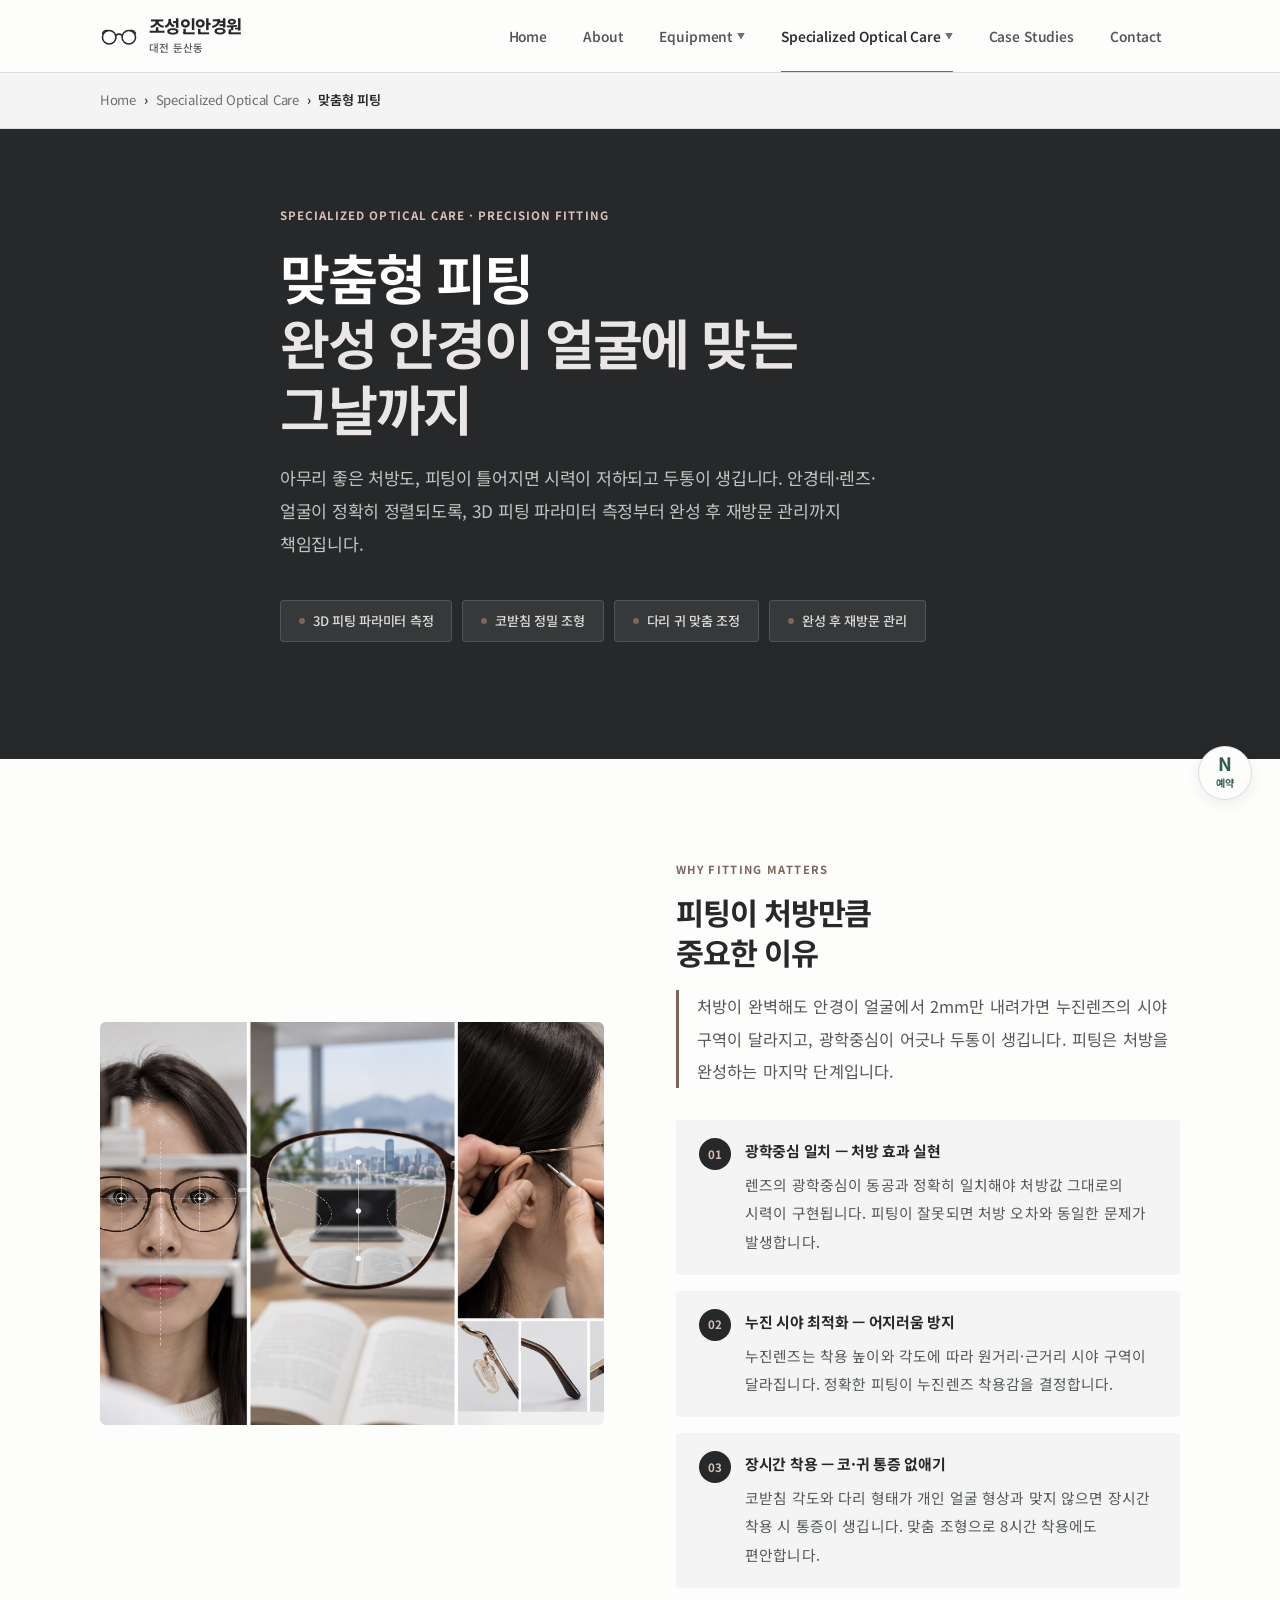
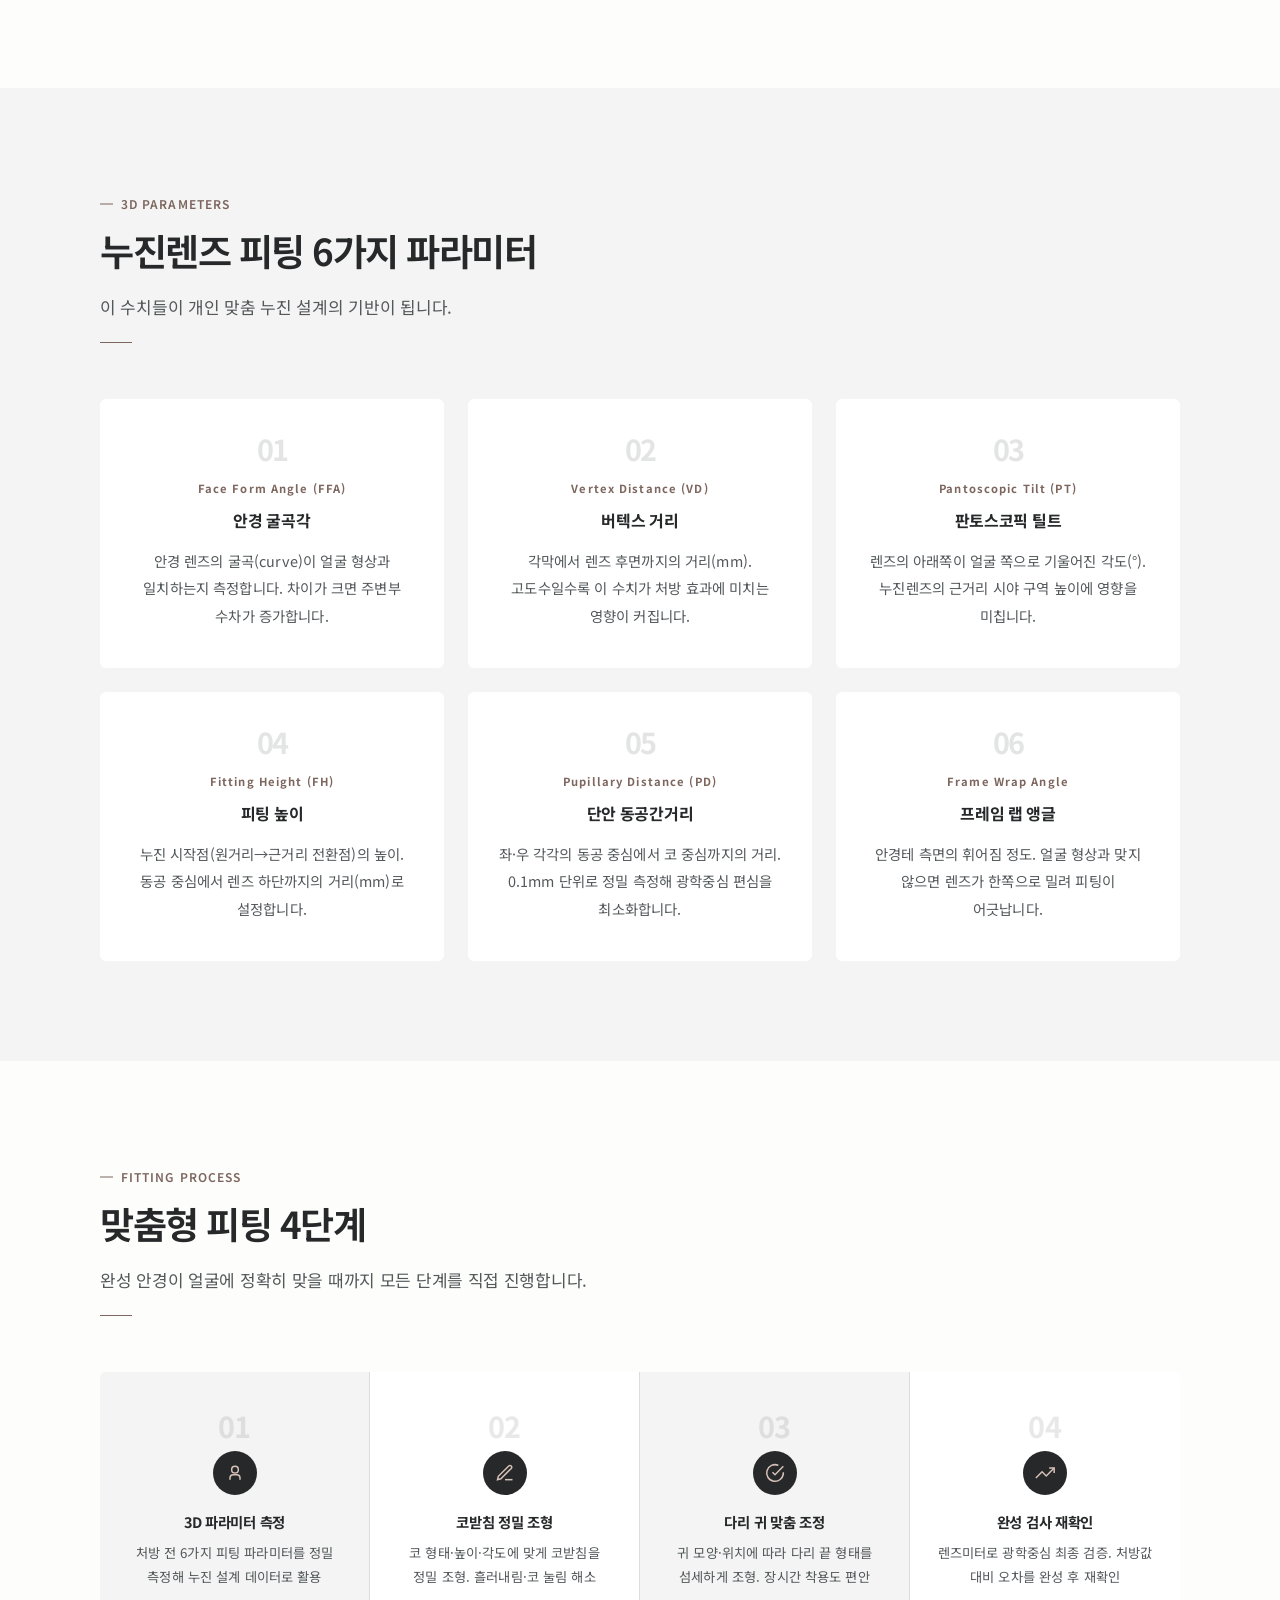
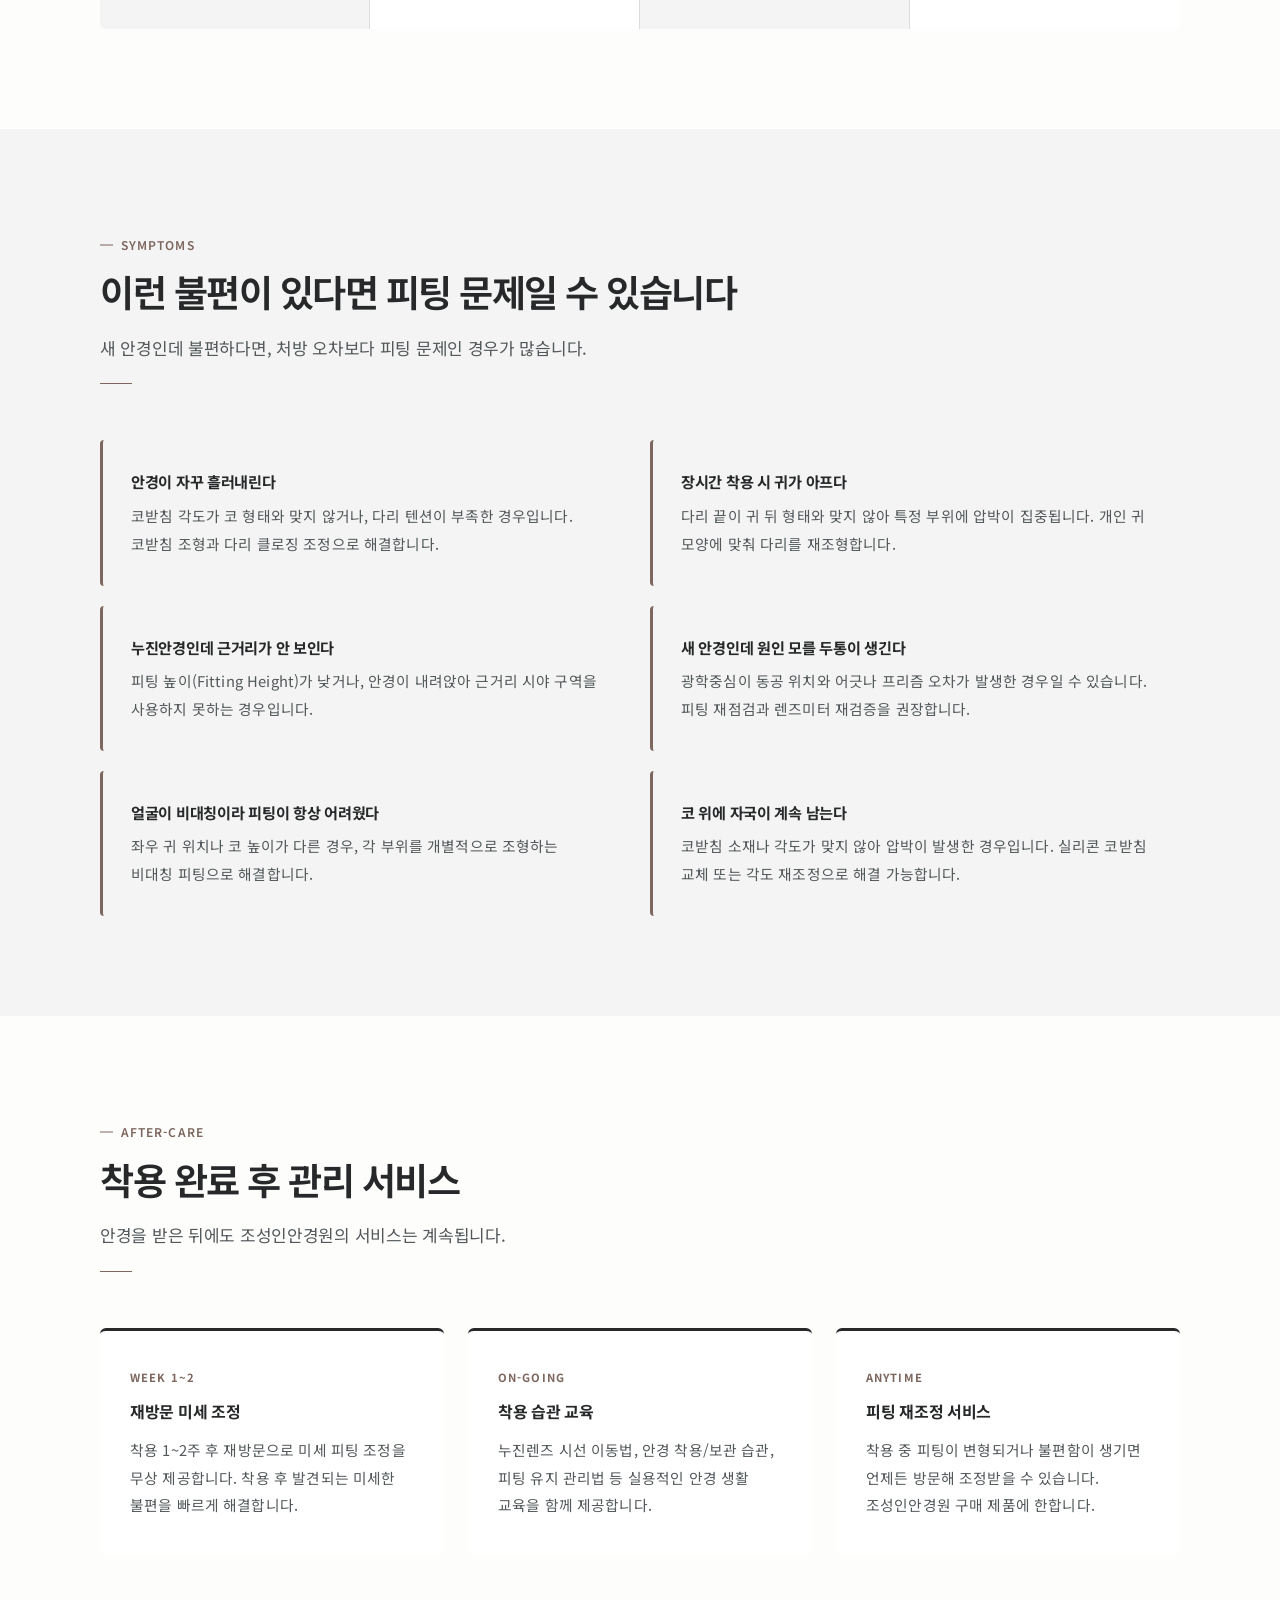
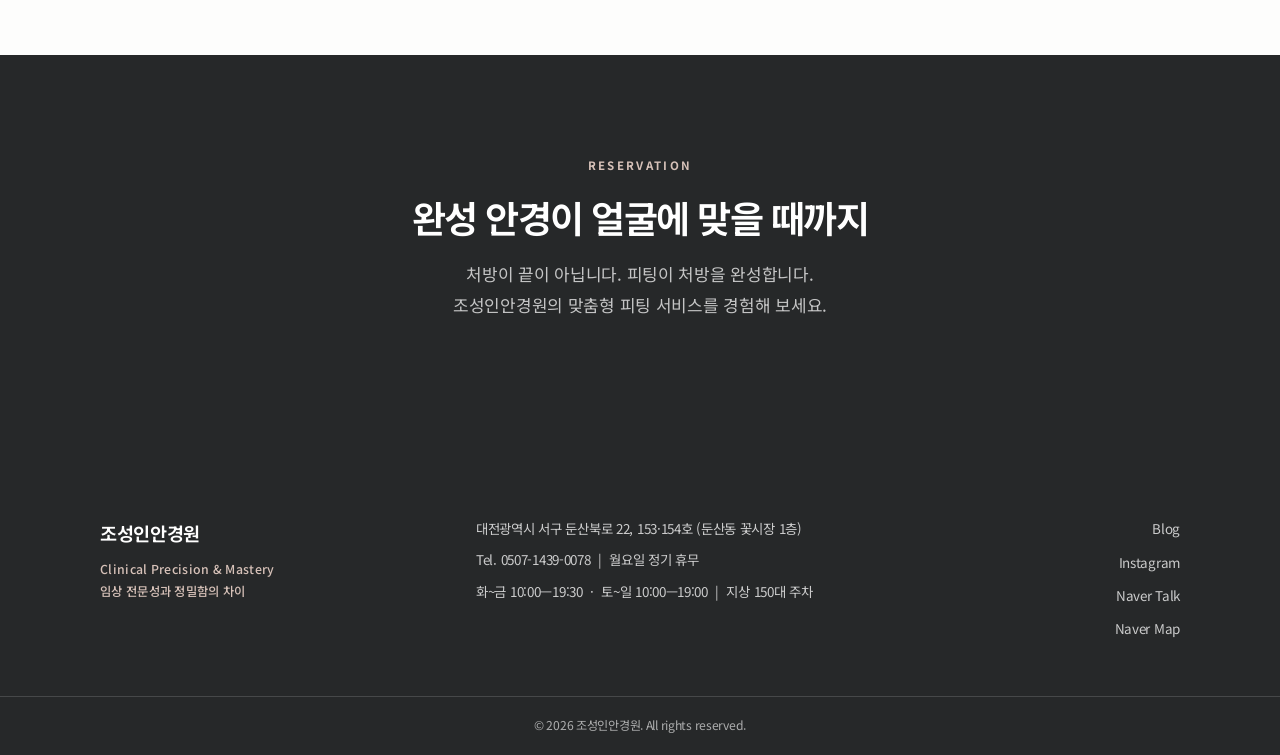
<file: svc-fitting.html>
<!DOCTYPE html>
<html lang="ko">
<head>
<meta charset="UTF-8"/>
<meta http-equiv="Cache-Control" content="no-cache, no-store, must-revalidate"/>
<meta http-equiv="Pragma" content="no-cache"/>
<meta http-equiv="Expires" content="0"/>
<meta name="viewport" content="width=device-width, initial-scale=1.0"/>
<title>맞춤형 피팅 — 조성인안경원</title>
<meta property="og:site_name" content="조성인안경원"/>
<meta name="description" content="완성 안경이 얼굴에 정확히 맞는 그날까지. 3D 피팅 파라미터 측정, 코받침·다리 정밀 조형, 완성 후 재방문 관리까지 조성인안경원의 맞춤형 피팅 서비스."/>
<link rel="icon" href="favicon.ico"/>
<link rel="stylesheet" href="css/common.css?v=20261126-video"/>
<style>
/* ── Hero ── */
.svc-hero {
  padding: clamp(46px, 6vw, 80px) 0;
  background: var(--navy);
  position: relative; overflow: hidden;
}
.svc-hero-inner {
  max-width: var(--max-w); margin: 0 auto; padding: 0 var(--px);
  position: relative; z-index: 1; max-width: 840px;
}
.svc-hero-eyebrow {
  font-size: .72rem; font-weight: 700; letter-spacing: .09em;
  color: var(--gold-l); text-transform: uppercase; margin-bottom: 18px;
}
.svc-hero-title {
  font-size: clamp(2rem, 4.5vw, 3.4rem); font-weight: 650; color: #fff;
  line-height: 1.2; letter-spacing: -.04em; margin-bottom: 22px; word-break: keep-all;
}
.svc-hero-title em { font-style: normal; color: #eae6e5; }
.svc-hero-desc {
  font-size: 1.08rem; color: rgba(255,255,255,.72);
  line-height: 1.9; word-break: keep-all; margin-bottom: 40px; max-width: 620px;
}
.hero-chips { display: flex; gap: 10px; flex-wrap: wrap; margin-bottom: 40px; }
.hero-chip {
  display: flex; align-items: center; gap: 8px; padding: 8px 18px;
  background: rgba(255,255,255,.08); border: 1px solid rgba(255,255,255,.14);
  border-radius: var(--r); font-size: .82rem; color: rgba(255,255,255,.82); font-weight: 500;
}
.hero-chip-dot { width: 6px; height: 6px; border-radius: 50%; background: var(--gold); flex-shrink: 0; }

/* ── Breadcrumb ── */
.breadcrumb {
  padding: 16px 0; border-bottom: 1px solid var(--bdr); background: var(--off);
}
.breadcrumb-inner {
  max-width: var(--max-w); margin: 0 auto; padding: 0 var(--px);
  display: flex; align-items: center; gap: 8px; font-size: .82rem; color: var(--g400);
}
.breadcrumb-inner a { color: var(--g400); transition: color .2s; }
.breadcrumb-inner a:hover { color: var(--navy); }
.breadcrumb-inner span { color: var(--navy); font-weight: 600; }
.breadcrumb-sep { color: var(--g200); }

/* ── Why Fitting Matters ── */
.why-split {
  display: grid; grid-template-columns: 1fr 1fr; gap: 72px; align-items: center;
}
.why-visual {
  border-radius: var(--rl); overflow: hidden;
  background: var(--g50); aspect-ratio: 5/4;
  display: flex; align-items: center; justify-content: center;
}
.why-visual svg { width: 120px; height: 120px; opacity: .1; }
.why-visual img { width: 100%; height: 100%; object-fit: cover; object-position: center; display: block; }
.why-label { font-size: .7rem; font-weight: 700; letter-spacing: .12em; color: var(--gold); text-transform: uppercase; margin-bottom: 14px; }
.why-title { font-size: 1.9rem; font-weight: 700; color: var(--navy); line-height: 1.3; word-break: keep-all; margin-bottom: 18px; letter-spacing: -.04em; }
.why-lead {
  font-size: 1rem; color: var(--sub); line-height: 1.9; word-break: keep-all;
  border-left: 3px solid var(--gold); padding-left: 18px; margin-bottom: 28px;
}
.why-list { display: flex; flex-direction: column; gap: 12px; }
.why-list-item {
  display: flex; gap: 14px; align-items: flex-start;
  padding: 14px; background: var(--off); border-radius: var(--r);
  border-left: 3px solid transparent; transition: border-color .25s;
}
.why-list-item:hover { border-left-color: var(--gold); }
.why-icon {
  width: 32px; height: 32px; border-radius: 50%;
  background: var(--navy); color: var(--gold-l);
  display: flex; align-items: center; justify-content: center;
  font-size: .72rem; font-weight: 700; flex-shrink: 0;
}
.why-item-title { font-size: .93rem; font-weight: 700; color: var(--navy); margin-bottom: 4px; word-break: keep-all; }
.why-item-desc { font-size: .87rem; color: var(--sub); line-height: 1.7; word-break: keep-all; }

/* ── 3D Fitting Parameters ── */
.param-grid {
  display: grid; grid-template-columns: repeat(3, 1fr); gap: 24px;
}
.param-card {
  background: #fff; border-radius: var(--rl); padding: 32px 26px;
  text-align: center;
  border-bottom: 3px solid transparent;
  transition: border-color .25s, transform .25s;
}
.param-card:hover { border-bottom-color: var(--gold); }
.param-num {
  font-size: 1.8rem; font-weight: 700; color: var(--navy);
  opacity: .12; line-height: 1; margin-bottom: 14px; letter-spacing: -.06em;
}
.param-en { font-size: .7rem; font-weight: 700; color: var(--gold); letter-spacing: .1em; margin-bottom: 8px; }
.param-title { font-size: 1rem; font-weight: 700; color: var(--navy); margin-bottom: 10px; word-break: keep-all; }
.param-desc { font-size: .87rem; color: var(--sub); line-height: 1.75; word-break: keep-all; }

/* ── Fitting Process ── */
.fit-process {
  display: grid; grid-template-columns: repeat(4, 1fr); gap: 0;
  border-radius: var(--rl); overflow: hidden;
}
.fit-step {
  padding: 36px 24px; background: #fff; text-align: center;
  border-right: 1px solid var(--bdr); position: relative;
  transition: background .25s;
}
.fit-step:last-child { border-right: none; }
.fit-step:hover { background: var(--off); }
.fit-step:nth-child(odd) { background: var(--off); }
.fit-step:nth-child(odd):hover { background: var(--g100); }
.fit-step-num {
  font-size: 1.8rem; font-weight: 700; color: var(--navy);
  opacity: .1; line-height: 1; margin-bottom: 10px;
}
.fit-step-icon {
  width: 44px; height: 44px; border-radius: 50%;
  background: var(--navy); margin: 0 auto 14px;
  display: flex; align-items: center; justify-content: center;
}
.fit-step-icon svg { width: 20px; height: 20px; stroke: var(--gold-l); fill: none; stroke-width: 1.8; }
.fit-step-name { font-size: .9rem; font-weight: 700; color: var(--navy); margin-bottom: 6px; word-break: keep-all; }
.fit-step-desc { font-size: .8rem; color: var(--sub); line-height: 1.65; word-break: keep-all; }

/* ── Bad Fitting Symptoms ── */
.symptom-grid {
  display: grid; grid-template-columns: repeat(2, 1fr); gap: 20px;
}
.symptom-card {
  background: var(--off); border-radius: var(--r); padding: 24px;
  border-left: 3px solid var(--gold);
}
.symptom-card strong { display: block; color: var(--navy); margin-bottom: 6px; font-size: .95rem; word-break: keep-all; }
.symptom-card p { font-size: .88rem; color: var(--sub); line-height: 1.75; word-break: keep-all; }

/* ── After-Care ── */
.care-grid {
  display: grid; grid-template-columns: repeat(3, 1fr); gap: 24px;
}
.care-card {
  background: #fff; border-radius: var(--rl); padding: 32px 26px;
  border-top: 3px solid var(--navy);
  transition: border-top-color .25s, transform .25s;
}
.care-card:hover { border-top-color: var(--gold); }
.care-label { font-size: .7rem; font-weight: 700; color: var(--gold); letter-spacing: .1em; margin-bottom: 10px; }
.care-title { font-size: 1rem; font-weight: 700; color: var(--navy); margin-bottom: 10px; word-break: keep-all; }
.care-desc { font-size: .88rem; color: var(--sub); line-height: 1.8; word-break: keep-all; }

/* ── CTA ── */
.cta-dark { background: var(--navy); padding: var(--sec-py) 0; text-align: center; }

/* ── Responsive ── */
@media(max-width:1024px) {
  .why-split { grid-template-columns: 1fr; }
  .why-visual { display: block; aspect-ratio: 16/9; }
  .param-grid { grid-template-columns: 1fr 1fr; }
  .fit-process { grid-template-columns: 1fr 1fr; }
  .care-grid { grid-template-columns: 1fr 1fr; }
  .symptom-grid { grid-template-columns: 1fr; }
}
@media(max-width:600px) {
  .param-grid { grid-template-columns: 1fr; }
  .fit-process { grid-template-columns: 1fr; }
  .fit-step { border-right: none; border-bottom: 1px solid var(--bdr); }
  .care-grid { grid-template-columns: 1fr; }
}

/* ── Readability Enhancements ── */
.why-lead {
  font-size: 1.02rem; line-height: 2.0;
  letter-spacing: .01em; margin-bottom: 32px;
}
.why-list { gap: 16px; }
.why-list-item { padding: 18px 20px; }
.why-item-desc {
  font-size: .92rem; line-height: 1.95;
  letter-spacing: .01em;
}
.why-item-title { margin-bottom: 6px; }
.param-card { padding: 36px 30px; }
.param-desc {
  font-size: .9rem; line-height: 1.9;
  letter-spacing: .01em;
}
.param-title { margin-bottom: 12px; }
.fit-step { padding: 40px 26px; }
.fit-step-desc {
  font-size: .83rem; line-height: 1.8;
  letter-spacing: .01em;
}
.symptom-card { padding: 28px 28px; }
.symptom-card p {
  font-size: .92rem; line-height: 1.9;
  letter-spacing: .01em;
}
.care-card { padding: 36px 30px; }
.care-desc {
  font-size: .92rem; line-height: 1.9;
  letter-spacing: .01em;
}
</style>
</head>
<body>
<div id="ticker-slot"></div>

<!-- ── Breadcrumb ── -->
<nav class="breadcrumb">
  <div class="breadcrumb-inner">
    <a href="index.html">Home</a>
    <span class="breadcrumb-sep">›</span>
    <a href="services.html">Specialized Optical Care</a>
    <span class="breadcrumb-sep">›</span>
    <span>맞춤형 피팅</span>
  </div>
</nav>

<!-- ── Hero ── -->
<section class="svc-hero">
  <div class="svc-hero-inner">
    <p class="svc-hero-eyebrow">Specialized Optical Care · Precision Fitting</p>
    <h1 class="svc-hero-title">맞춤형 피팅<br><em>완성 안경이 얼굴에 맞는 그날까지</em></h1>
    <p class="svc-hero-desc">
      아무리 좋은 처방도, 피팅이 틀어지면 시력이 저하되고 두통이 생깁니다.
      안경테·렌즈·얼굴이 정확히 정렬되도록,
      3D 피팅 파라미터 측정부터 완성 후 재방문 관리까지 책임집니다.
    </p>
    <div class="hero-chips">
      <div class="hero-chip"><span class="hero-chip-dot"></span>3D 피팅 파라미터 측정</div>
      <div class="hero-chip"><span class="hero-chip-dot"></span>코받침 정밀 조형</div>
      <div class="hero-chip"><span class="hero-chip-dot"></span>다리 귀 맞춤 조정</div>
      <div class="hero-chip"><span class="hero-chip-dot"></span>완성 후 재방문 관리</div>
    </div>
  </div>
</section>

<!-- ── Why Fitting Matters ── -->
<section class="page-sec">
  <div class="wrap">
    <div class="why-split rv">
      <div class="why-visual">
        <img src="img/fitting-clinic.jpg?v=2" alt="맞춤형 피팅 — 동공간거리 측정·렌즈 설계·귀걸이 피팅" />
      </div>
      <div>
        <p class="why-label">WHY FITTING MATTERS</p>
        <h2 class="why-title">피팅이 처방만큼<br>중요한 이유</h2>
        <p class="why-lead">
          처방이 완벽해도 안경이 얼굴에서 2mm만 내려가면 누진렌즈의 시야 구역이 달라지고,
          광학중심이 어긋나 두통이 생깁니다. 피팅은 처방을 완성하는 마지막 단계입니다.
        </p>
        <div class="why-list">
          <div class="why-list-item">
            <div class="why-icon">01</div>
            <div>
              <p class="why-item-title">광학중심 일치 — 처방 효과 실현</p>
              <p class="why-item-desc">렌즈의 광학중심이 동공과 정확히 일치해야 처방값 그대로의 시력이 구현됩니다. 피팅이 잘못되면 처방 오차와 동일한 문제가 발생합니다.</p>
            </div>
          </div>
          <div class="why-list-item">
            <div class="why-icon">02</div>
            <div>
              <p class="why-item-title">누진 시야 최적화 — 어지러움 방지</p>
              <p class="why-item-desc">누진렌즈는 착용 높이와 각도에 따라 원거리·근거리 시야 구역이 달라집니다. 정확한 피팅이 누진렌즈 착용감을 결정합니다.</p>
            </div>
          </div>
          <div class="why-list-item">
            <div class="why-icon">03</div>
            <div>
              <p class="why-item-title">장시간 착용 — 코·귀 통증 없애기</p>
              <p class="why-item-desc">코받침 각도와 다리 형태가 개인 얼굴 형상과 맞지 않으면 장시간 착용 시 통증이 생깁니다. 맞춤 조형으로 8시간 착용에도 편안합니다.</p>
            </div>
          </div>
        </div>
      </div>
    </div>
  </div>
</section>

<!-- ── 3D Fitting Parameters ── -->
<section class="page-sec page-sec--off">
  <div class="wrap">
    <div class="s-head rv">
      <p class="s-label">3D PARAMETERS</p>
      <h2 class="s-title">누진렌즈 피팅 6가지 파라미터</h2>
      <p class="s-sub">이 수치들이 개인 맞춤 누진 설계의 기반이 됩니다.</p>
      <div class="s-divider"></div>
    </div>
    <div class="param-grid rv">
      <div class="param-card">
        <div class="param-num">01</div>
        <div class="param-en">Face Form Angle (FFA)</div>
        <h3 class="param-title">안경 굴곡각</h3>
        <p class="param-desc">안경 렌즈의 굴곡(curve)이 얼굴 형상과 일치하는지 측정합니다. 차이가 크면 주변부 수차가 증가합니다.</p>
      </div>
      <div class="param-card">
        <div class="param-num">02</div>
        <div class="param-en">Vertex Distance (VD)</div>
        <h3 class="param-title">버텍스 거리</h3>
        <p class="param-desc">각막에서 렌즈 후면까지의 거리(mm). 고도수일수록 이 수치가 처방 효과에 미치는 영향이 커집니다.</p>
      </div>
      <div class="param-card">
        <div class="param-num">03</div>
        <div class="param-en">Pantoscopic Tilt (PT)</div>
        <h3 class="param-title">판토스코픽 틸트</h3>
        <p class="param-desc">렌즈의 아래쪽이 얼굴 쪽으로 기울어진 각도(°). 누진렌즈의 근거리 시야 구역 높이에 영향을 미칩니다.</p>
      </div>
      <div class="param-card">
        <div class="param-num">04</div>
        <div class="param-en">Fitting Height (FH)</div>
        <h3 class="param-title">피팅 높이</h3>
        <p class="param-desc">누진 시작점(원거리→근거리 전환점)의 높이. 동공 중심에서 렌즈 하단까지의 거리(mm)로 설정합니다.</p>
      </div>
      <div class="param-card">
        <div class="param-num">05</div>
        <div class="param-en">Pupillary Distance (PD)</div>
        <h3 class="param-title">단안 동공간거리</h3>
        <p class="param-desc">좌·우 각각의 동공 중심에서 코 중심까지의 거리. 0.1mm 단위로 정밀 측정해 광학중심 편심을 최소화합니다.</p>
      </div>
      <div class="param-card">
        <div class="param-num">06</div>
        <div class="param-en">Frame Wrap Angle</div>
        <h3 class="param-title">프레임 랩 앵글</h3>
        <p class="param-desc">안경테 측면의 휘어짐 정도. 얼굴 형상과 맞지 않으면 렌즈가 한쪽으로 밀려 피팅이 어긋납니다.</p>
      </div>
    </div>
  </div>
</section>

<!-- ── 피팅 프로세스 ── -->
<section class="page-sec">
  <div class="wrap">
    <div class="s-head rv">
      <p class="s-label">FITTING PROCESS</p>
      <h2 class="s-title">맞춤형 피팅 4단계</h2>
      <p class="s-sub">완성 안경이 얼굴에 정확히 맞을 때까지 모든 단계를 직접 진행합니다.</p>
      <div class="s-divider"></div>
    </div>
    <div class="fit-process rv">
      <div class="fit-step">
        <div class="fit-step-num">01</div>
        <div class="fit-step-icon">
          <svg viewBox="0 0 24 24"><circle cx="12" cy="8" r="4"/><path d="M6 20v-2a4 4 0 0 1 4-4h4a4 4 0 0 1 4 4v2"/></svg>
        </div>
        <div class="fit-step-name">3D 파라미터 측정</div>
        <div class="fit-step-desc">처방 전 6가지 피팅 파라미터를 정밀 측정해 누진 설계 데이터로 활용</div>
      </div>
      <div class="fit-step">
        <div class="fit-step-num">02</div>
        <div class="fit-step-icon">
          <svg viewBox="0 0 24 24"><path d="M12 20h9"/><path d="M16.5 3.5a2.121 2.121 0 0 1 3 3L7 19l-4 1 1-4L16.5 3.5z"/></svg>
        </div>
        <div class="fit-step-name">코받침 정밀 조형</div>
        <div class="fit-step-desc">코 형태·높이·각도에 맞게 코받침을 정밀 조형. 흘러내림·코 눌림 해소</div>
      </div>
      <div class="fit-step">
        <div class="fit-step-num">03</div>
        <div class="fit-step-icon">
          <svg viewBox="0 0 24 24"><path d="M22 11.08V12a10 10 0 1 1-5.93-9.14"/><polyline points="22 4 12 14.01 9 11.01"/></svg>
        </div>
        <div class="fit-step-name">다리 귀 맞춤 조정</div>
        <div class="fit-step-desc">귀 모양·위치에 따라 다리 끝 형태를 섬세하게 조형. 장시간 착용도 편안</div>
      </div>
      <div class="fit-step">
        <div class="fit-step-num">04</div>
        <div class="fit-step-icon">
          <svg viewBox="0 0 24 24"><polyline points="23 6 13.5 15.5 8.5 10.5 1 18"/><polyline points="17 6 23 6 23 12"/></svg>
        </div>
        <div class="fit-step-name">완성 검사 재확인</div>
        <div class="fit-step-desc">렌즈미터로 광학중심 최종 검증. 처방값 대비 오차를 완성 후 재확인</div>
      </div>
    </div>
  </div>
</section>

<!-- ── 이런 증상이 있다면 ── -->
<section class="page-sec page-sec--off">
  <div class="wrap">
    <div class="s-head rv">
      <p class="s-label">SYMPTOMS</p>
      <h2 class="s-title">이런 불편이 있다면 피팅 문제일 수 있습니다</h2>
      <p class="s-sub">새 안경인데 불편하다면, 처방 오차보다 피팅 문제인 경우가 많습니다.</p>
      <div class="s-divider"></div>
    </div>
    <div class="symptom-grid rv">
      <div class="symptom-card">
        <strong>안경이 자꾸 흘러내린다</strong>
        <p>코받침 각도가 코 형태와 맞지 않거나, 다리 텐션이 부족한 경우입니다. 코받침 조형과 다리 클로징 조정으로 해결합니다.</p>
      </div>
      <div class="symptom-card">
        <strong>장시간 착용 시 귀가 아프다</strong>
        <p>다리 끝이 귀 뒤 형태와 맞지 않아 특정 부위에 압박이 집중됩니다. 개인 귀 모양에 맞춰 다리를 재조형합니다.</p>
      </div>
      <div class="symptom-card">
        <strong>누진안경인데 근거리가 안 보인다</strong>
        <p>피팅 높이(Fitting Height)가 낮거나, 안경이 내려앉아 근거리 시야 구역을 사용하지 못하는 경우입니다.</p>
      </div>
      <div class="symptom-card">
        <strong>새 안경인데 원인 모를 두통이 생긴다</strong>
        <p>광학중심이 동공 위치와 어긋나 프리즘 오차가 발생한 경우일 수 있습니다. 피팅 재점검과 렌즈미터 재검증을 권장합니다.</p>
      </div>
      <div class="symptom-card">
        <strong>얼굴이 비대칭이라 피팅이 항상 어려웠다</strong>
        <p>좌우 귀 위치나 코 높이가 다른 경우, 각 부위를 개별적으로 조형하는 비대칭 피팅으로 해결합니다.</p>
      </div>
      <div class="symptom-card">
        <strong>코 위에 자국이 계속 남는다</strong>
        <p>코받침 소재나 각도가 맞지 않아 압박이 발생한 경우입니다. 실리콘 코받침 교체 또는 각도 재조정으로 해결 가능합니다.</p>
      </div>
    </div>
  </div>
</section>

<!-- ── 애프터케어 ── -->
<section class="page-sec">
  <div class="wrap">
    <div class="s-head rv">
      <p class="s-label">AFTER-CARE</p>
      <h2 class="s-title">착용 완료 후 관리 서비스</h2>
      <p class="s-sub">안경을 받은 뒤에도 조성인안경원의 서비스는 계속됩니다.</p>
      <div class="s-divider"></div>
    </div>
    <div class="care-grid rv">
      <div class="care-card">
        <div class="care-label">WEEK 1~2</div>
        <h3 class="care-title">재방문 미세 조정</h3>
        <p class="care-desc">착용 1~2주 후 재방문으로 미세 피팅 조정을 무상 제공합니다. 착용 후 발견되는 미세한 불편을 빠르게 해결합니다.</p>
      </div>
      <div class="care-card">
        <div class="care-label">ON-GOING</div>
        <h3 class="care-title">착용 습관 교육</h3>
        <p class="care-desc">누진렌즈 시선 이동법, 안경 착용/보관 습관, 피팅 유지 관리법 등 실용적인 안경 생활 교육을 함께 제공합니다.</p>
      </div>
      <div class="care-card">
        <div class="care-label">ANYTIME</div>
        <h3 class="care-title">피팅 재조정 서비스</h3>
        <p class="care-desc">착용 중 피팅이 변형되거나 불편함이 생기면 언제든 방문해 조정받을 수 있습니다. 조성인안경원 구매 제품에 한합니다.</p>
      </div>
    </div>
  </div>
</section>

<!-- ── CTA ── -->
<section class="cta-dark">
  <div class="wrap">
    <p style="font-size:.72rem; font-weight:700; letter-spacing:.2em; color:var(--gold-l); text-transform:uppercase; margin-bottom:18px; display:block;">RESERVATION</p>
    <h2 class="s-title s-title--lt">완성 안경이 얼굴에 맞을 때까지</h2>
    <p class="s-sub s-sub--lt" style="margin-bottom:40px;">
      처방이 끝이 아닙니다. 피팅이 처방을 완성합니다.<br>
      조성인안경원의 맞춤형 피팅 서비스를 경험해 보세요.
    </p>
  </div>
</section>

<script src="js/components.js?v=20261125"></script>
<script src="js/common.js?v=20261125-motion"></script>
</body>
</html>
</file>
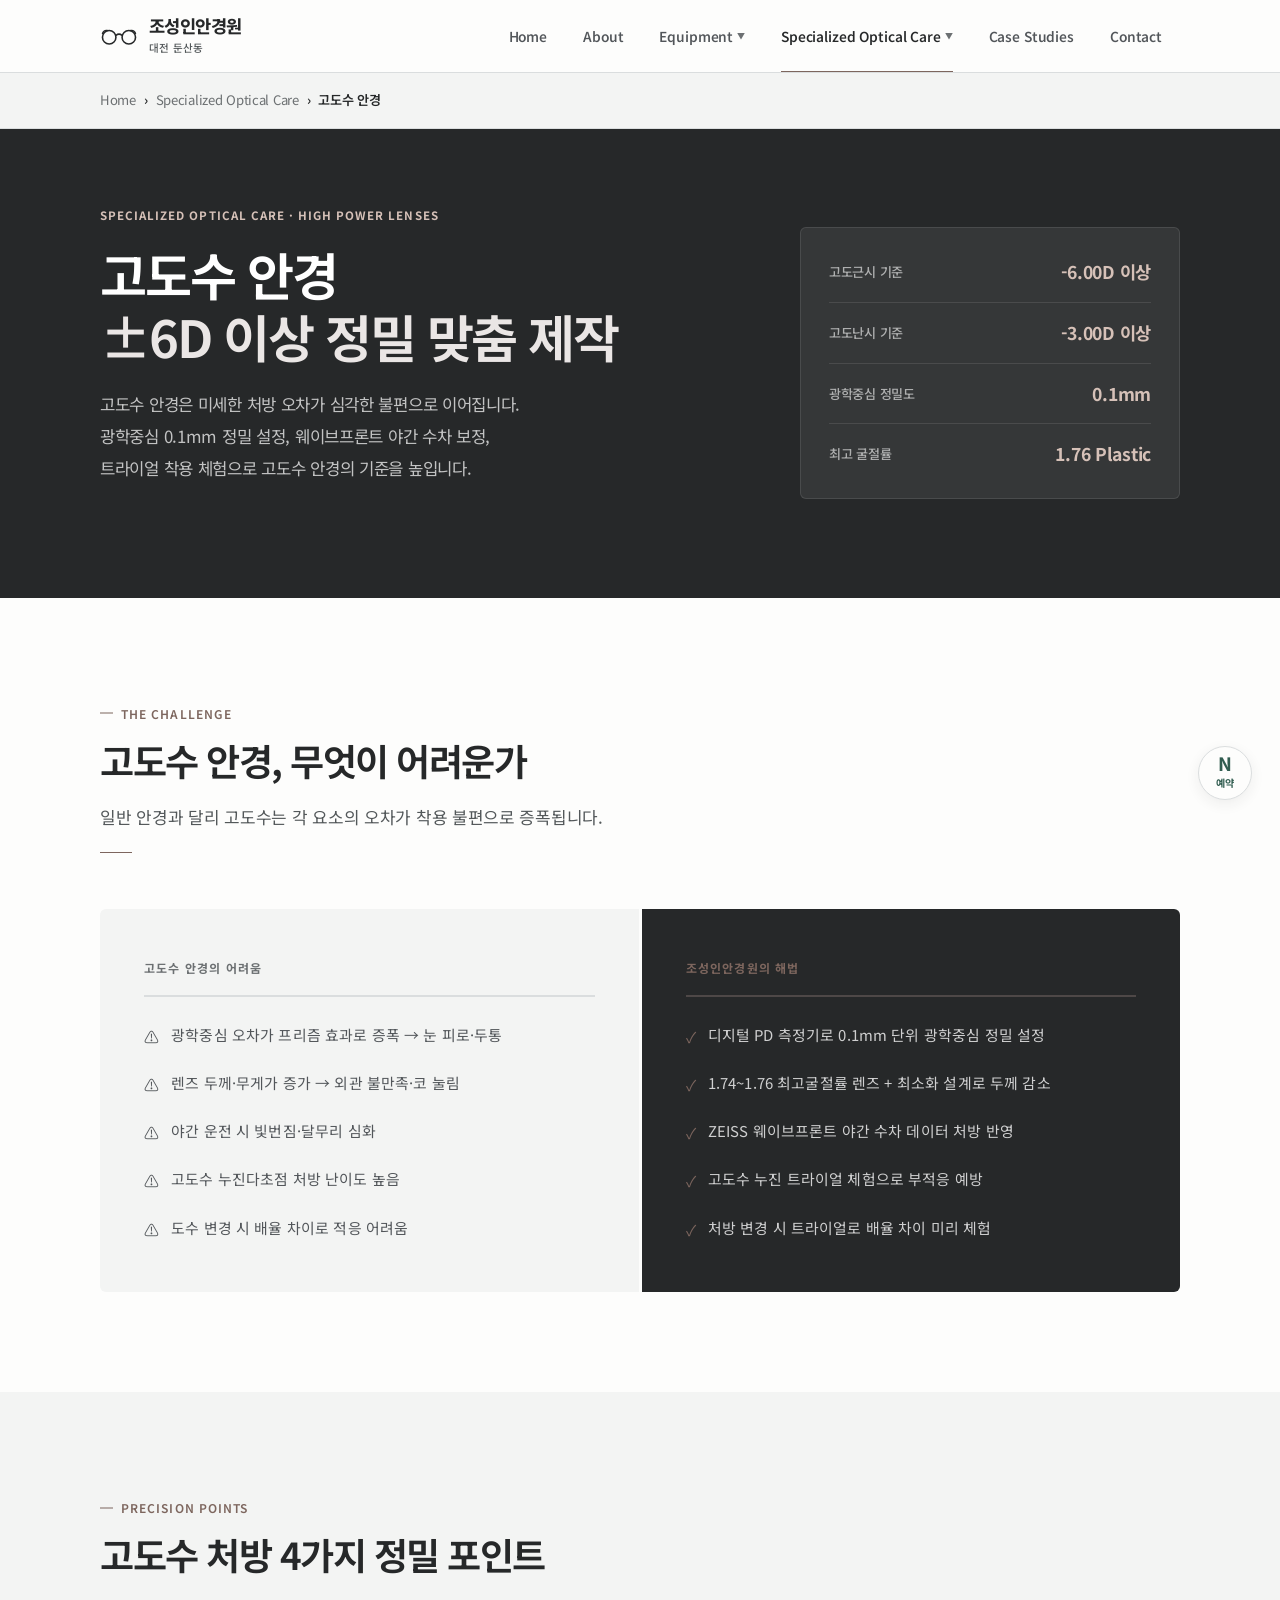
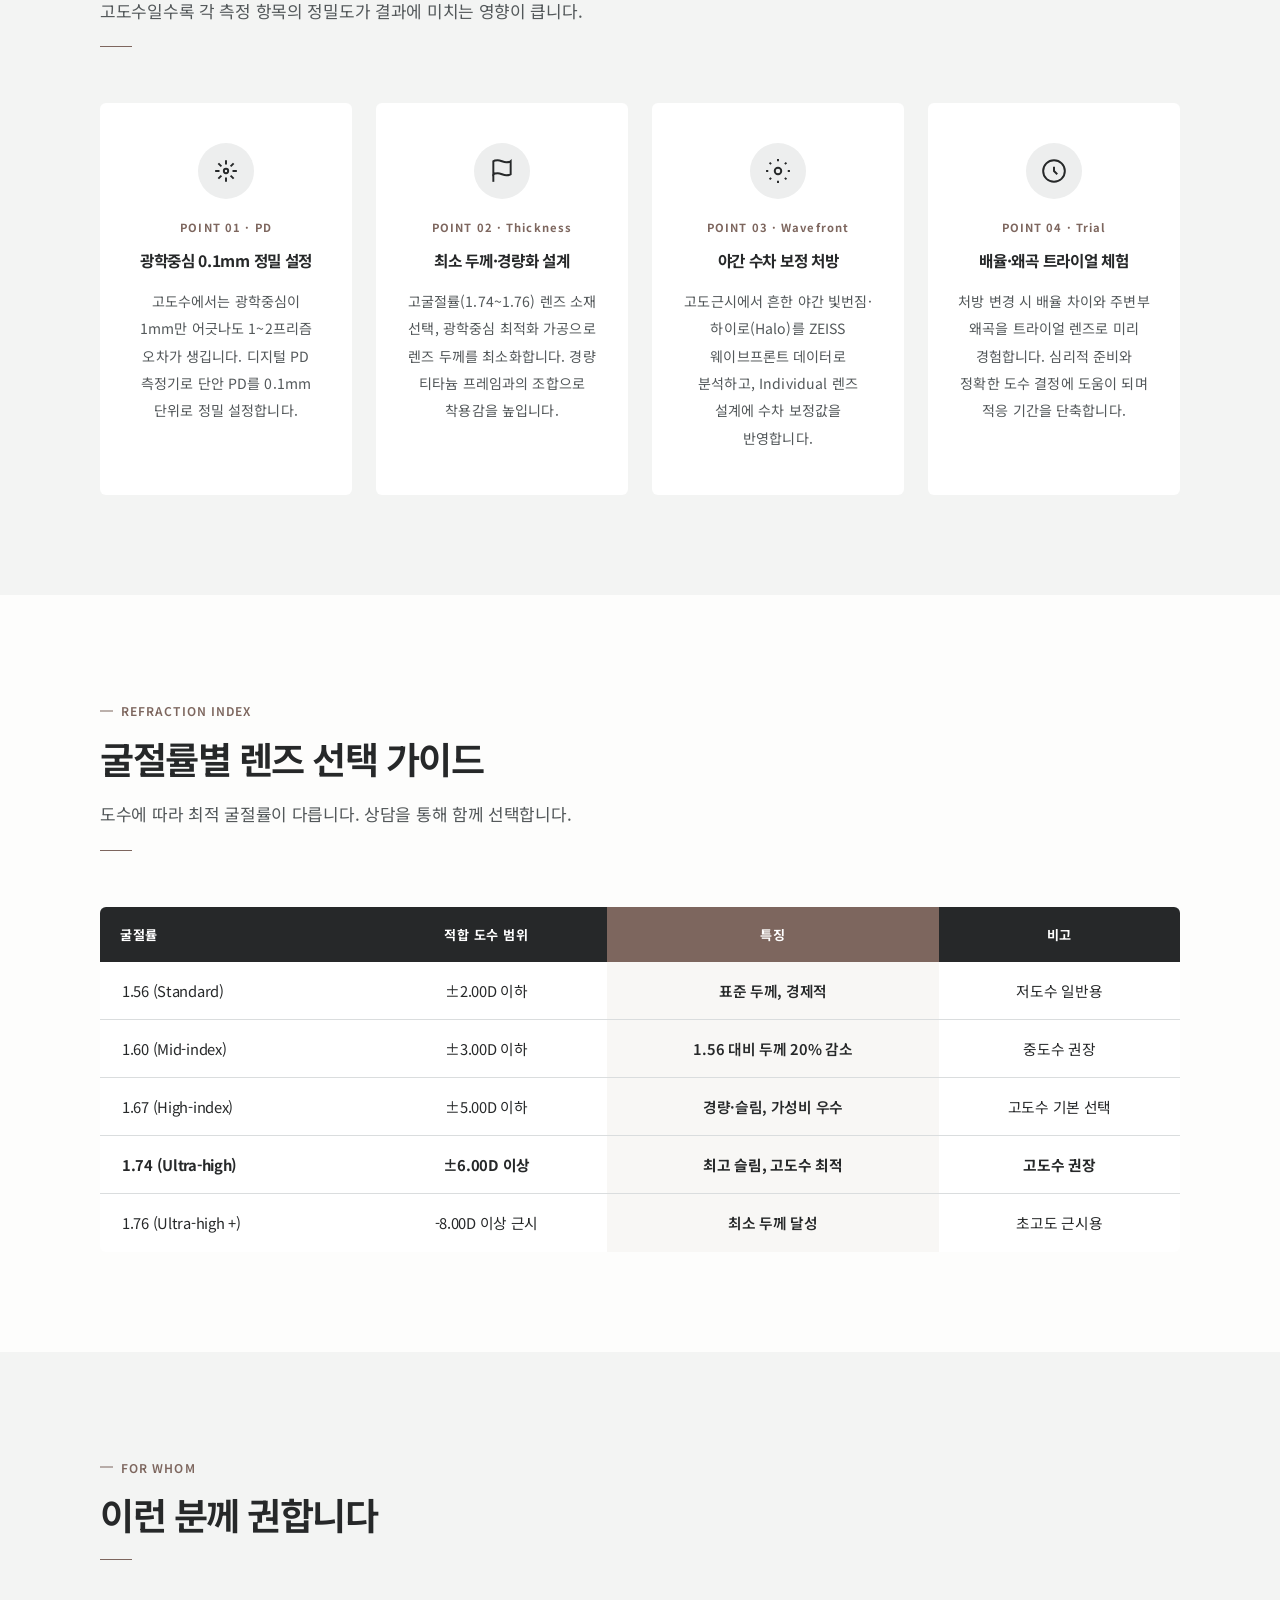
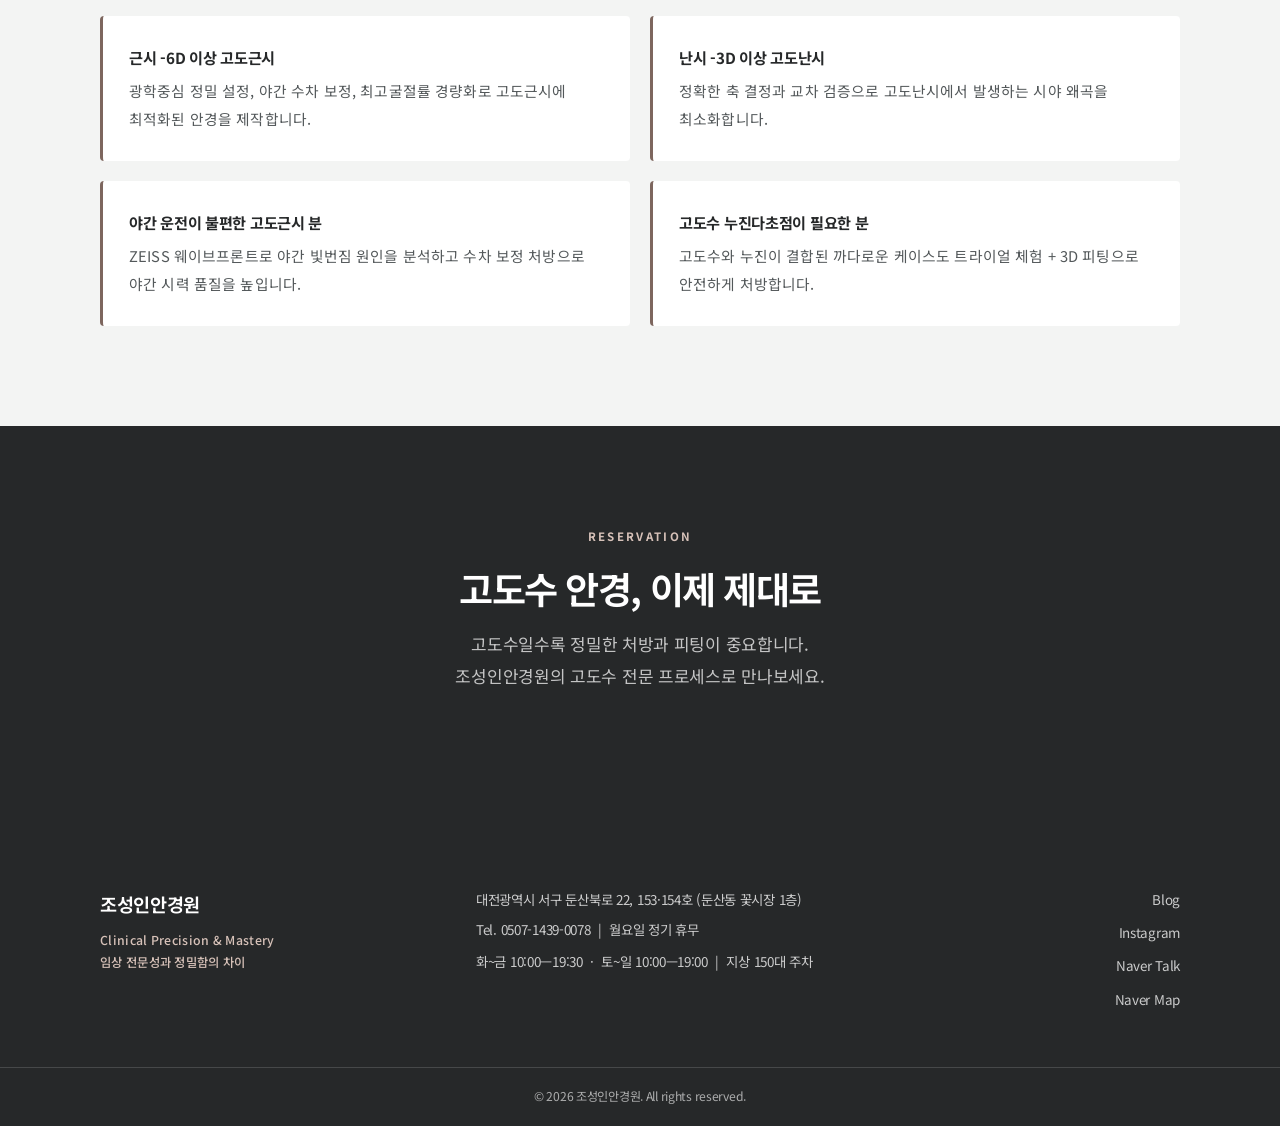
<file: svc-highpower.html>
<!DOCTYPE html>
<html lang="ko">
<head>
<meta charset="UTF-8"/>
<meta http-equiv="Cache-Control" content="no-cache, no-store, must-revalidate"/>
<meta http-equiv="Pragma" content="no-cache"/>
<meta http-equiv="Expires" content="0"/>
<meta name="viewport" content="width=device-width, initial-scale=1.0"/>
<title>고도수 안경 — 조성인안경원</title>
<meta property="og:site_name" content="조성인안경원"/>
<meta name="description" content="±6D 이상 고도근시·고도난시 정밀 맞춤 제작. 최소 두께·경량화·야간 수차 보정·광학중심 0.1mm 설정으로 고도수 안경을 완성합니다."/>
<link rel="icon" href="favicon.ico"/>
<link rel="stylesheet" href="css/common.css?v=20261126-video"/>
<style>
/* ── Hero ── */
.svc-hero {
  padding: clamp(46px, 6vw, 80px) 0;
  background: var(--navy);
  position: relative; overflow: hidden;
}
.svc-hero-inner {
  max-width: var(--max-w); margin: 0 auto; padding: 0 var(--px);
  position: relative; z-index: 1;
  display: grid; grid-template-columns: 1fr 380px; gap: 64px; align-items: center;
}
.svc-hero-eyebrow {
  font-size: .72rem; font-weight: 700; letter-spacing: .09em;
  color: var(--gold-l); text-transform: uppercase; margin-bottom: 18px;
}
.svc-hero-title {
  font-size: clamp(2rem, 4vw, 3.2rem); font-weight: 650; color: #fff;
  line-height: 1.2; letter-spacing: -.04em; margin-bottom: 22px; word-break: keep-all;
}
.svc-hero-title em { font-style: normal; color: #eae6e5; }
.svc-hero-desc {
  font-size: 1.05rem; color: rgba(255,255,255,.72);
  line-height: 1.9; word-break: keep-all; margin-bottom: 36px;
}
.hero-range-box {
  background: rgba(255,255,255,.07); border: 1px solid rgba(255,255,255,.1);
  border-radius: var(--rl); padding: 28px; display: flex; flex-direction: column; gap: 14px;
}
.range-item { display: flex; align-items: center; justify-content: space-between; }
.range-label { font-size: .82rem; color: rgba(255,255,255,.6); font-weight: 500; }
.range-val { font-size: 1.1rem; font-weight: 700; color: var(--gold-l); }
.range-divider { height: 1px; background: rgba(255,255,255,.1); }

/* ── Breadcrumb ── */
.breadcrumb {
  padding: 16px 0; border-bottom: 1px solid var(--bdr); background: var(--off);
}
.breadcrumb-inner {
  max-width: var(--max-w); margin: 0 auto; padding: 0 var(--px);
  display: flex; align-items: center; gap: 8px; font-size: .82rem; color: var(--g400);
}
.breadcrumb-inner a { color: var(--g400); transition: color .2s; }
.breadcrumb-inner a:hover { color: var(--navy); }
.breadcrumb-inner span { color: var(--navy); font-weight: 600; }
.breadcrumb-sep { color: var(--g200); }

/* ── Challenge + Solution Split ── */
.cs-grid {
  display: grid; grid-template-columns: 1fr 1fr; gap: 3px;
  border-radius: var(--rl); overflow: hidden;
}
.cs-col { padding: 44px 40px; }
.cs-col.challenge { background: var(--off); }
.cs-col.solution { background: var(--navy); }
.cs-head {
  font-size: .75rem; font-weight: 700; letter-spacing: .1em; text-transform: uppercase;
  margin-bottom: 24px; padding-bottom: 16px; border-bottom: 2px solid;
}
.cs-col.challenge .cs-head { color: var(--g400); border-color: var(--bdr); }
.cs-col.solution .cs-head { color: var(--gold); border-color: rgb(var(--accent-rgb) / .3); }
.cs-list { list-style: none; padding: 0; display: flex; flex-direction: column; gap: 14px; }
.cs-list li {
  display: flex; align-items: flex-start; gap: 12px;
  font-size: .9rem; line-height: 1.7; word-break: keep-all;
}
.cs-col.challenge .cs-list li { color: var(--g600); }
.cs-col.solution .cs-list li { color: rgba(255,255,255,.78); }
.cs-icon { flex-shrink: 0; margin-top: 2px; }

/* ── 4 Precision Points ── */
.prec-grid {
  display: grid; grid-template-columns: repeat(4, 1fr); gap: 24px;
}
.prec-card {
  text-align: center; background: #fff; border-radius: var(--rl);
  padding: 36px 24px;
  border-bottom: 3px solid transparent;
  transition: border-color .25s, transform .25s;
}
.prec-card:hover { border-bottom-color: var(--gold); }
.prec-icon {
  width: 56px; height: 56px; border-radius: 50%;
  background: var(--g50); margin: 0 auto 18px;
  display: flex; align-items: center; justify-content: center;
}
.prec-icon svg { width: 26px; height: 26px; stroke: var(--navy); fill: none; stroke-width: 1.8; }
.prec-num { font-size: .7rem; font-weight: 700; color: var(--gold); letter-spacing: .1em; margin-bottom: 10px; }
.prec-title { font-size: .98rem; font-weight: 700; color: var(--navy); margin-bottom: 10px; word-break: keep-all; }
.prec-desc { font-size: .85rem; color: var(--sub); line-height: 1.75; word-break: keep-all; }

/* ── Refraction Index Guide ── */
.index-table {
  width: 100%; border-collapse: separate; border-spacing: 0;
  border-radius: var(--rl); overflow: hidden;
}
.index-table th {
  padding: 16px 20px; font-size: .82rem; font-weight: 700;
  letter-spacing: .04em; text-transform: uppercase;
  background: var(--navy); color: #fff; text-align: left;
}
.index-table th.center { text-align: center; }
.index-table th.highlight { background: var(--gold); }
.index-table td {
  padding: 14px 20px; font-size: .9rem; color: var(--text);
  border-bottom: 1px solid var(--bdr); background: #fff;
  word-break: keep-all;
}
.index-table td.center { text-align: center; }
.index-table td.highlight { background: rgb(var(--accent-rgb) / .06); font-weight: 600; }
.index-table tr:last-child td { border-bottom: none; }

/* ── Who ── */
.who-grid { display: grid; grid-template-columns: repeat(2, 1fr); gap: 20px; }
.who-card { background: #fff; border-radius: var(--r); padding: 24px 22px; border-left: 3px solid var(--gold); }
.who-card strong { display: block; color: var(--navy); margin-bottom: 6px; font-size: .95rem; word-break: keep-all; }
.who-card p { font-size: .88rem; color: var(--sub); line-height: 1.75; word-break: keep-all; }

/* ── CTA ── */
.cta-dark { background: var(--navy); padding: var(--sec-py) 0; text-align: center; }

/* ── Responsive ── */
@media(max-width:1024px) {
  .svc-hero-inner { grid-template-columns: 1fr; }
  .hero-range-box { display: none; }
  .cs-grid { grid-template-columns: 1fr; }
  .prec-grid { grid-template-columns: 1fr 1fr; }
  .who-grid { grid-template-columns: 1fr; }
}
@media(max-width:600px) {
  .prec-grid { grid-template-columns: 1fr; }
  .index-table { font-size: .82rem; }
  .index-table th, .index-table td { padding: 10px 12px; }
}

/* ── Readability Enhancements ── */
.cs-col { padding: 48px 44px; }
.cs-list { gap: 18px; }
.cs-list li {
  font-size: .93rem; line-height: 1.9;
  letter-spacing: .01em;
}
.prec-card { padding: 40px 28px; }
.prec-desc {
  font-size: .88rem; line-height: 1.95;
  letter-spacing: .01em;
}
.prec-title { margin-bottom: 12px; }
.index-table td {
  font-size: .92rem; line-height: 1.7;
  padding: 16px 22px;
}
.who-card { padding: 28px 26px; }
.who-card p {
  font-size: .92rem; line-height: 1.9;
  letter-spacing: .01em;
}
</style>
</head>
<body>
<div id="ticker-slot"></div>

<!-- ── Breadcrumb ── -->
<nav class="breadcrumb">
  <div class="breadcrumb-inner">
    <a href="index.html">Home</a>
    <span class="breadcrumb-sep">›</span>
    <a href="services.html">Specialized Optical Care</a>
    <span class="breadcrumb-sep">›</span>
    <span>고도수 안경</span>
  </div>
</nav>

<!-- ── Hero ── -->
<section class="svc-hero">
  <div class="svc-hero-inner">
    <div>
      <p class="svc-hero-eyebrow">Specialized Optical Care · High Power Lenses</p>
      <h1 class="svc-hero-title">고도수 안경<br><em>±6D 이상 정밀 맞춤 제작</em></h1>
      <p class="svc-hero-desc">
        고도수 안경은 미세한 처방 오차가 심각한 불편으로 이어집니다.<br>
        광학중심 0.1mm 정밀 설정, 웨이브프론트 야간 수차 보정,<br>
        트라이얼 착용 체험으로 고도수 안경의 기준을 높입니다.
      </p>
    </div>
    <div class="hero-range-box">
      <div class="range-item">
        <span class="range-label">고도근시 기준</span>
        <span class="range-val">-6.00D 이상</span>
      </div>
      <div class="range-divider"></div>
      <div class="range-item">
        <span class="range-label">고도난시 기준</span>
        <span class="range-val">-3.00D 이상</span>
      </div>
      <div class="range-divider"></div>
      <div class="range-item">
        <span class="range-label">광학중심 정밀도</span>
        <span class="range-val">0.1mm</span>
      </div>
      <div class="range-divider"></div>
      <div class="range-item">
        <span class="range-label">최고 굴절률</span>
        <span class="range-val">1.76 Plastic</span>
      </div>
    </div>
  </div>
</section>

<!-- ── Challenge vs Solution ── -->
<section class="page-sec">
  <div class="wrap">
    <div class="s-head rv">
      <p class="s-label">THE CHALLENGE</p>
      <h2 class="s-title">고도수 안경, 무엇이 어려운가</h2>
      <p class="s-sub">일반 안경과 달리 고도수는 각 요소의 오차가 착용 불편으로 증폭됩니다.</p>
      <div class="s-divider"></div>
    </div>
    <div class="cs-grid rv">
      <div class="cs-col challenge">
        <div class="cs-head">고도수 안경의 어려움</div>
        <ul class="cs-list">
          <li><span class="cs-icon">⚠️</span>광학중심 오차가 프리즘 효과로 증폭 → 눈 피로·두통</li>
          <li><span class="cs-icon">⚠️</span>렌즈 두께·무게가 증가 → 외관 불만족·코 눌림</li>
          <li><span class="cs-icon">⚠️</span>야간 운전 시 빛번짐·달무리 심화</li>
          <li><span class="cs-icon">⚠️</span>고도수 누진다초점 처방 난이도 높음</li>
          <li><span class="cs-icon">⚠️</span>도수 변경 시 배율 차이로 적응 어려움</li>
        </ul>
      </div>
      <div class="cs-col solution">
        <div class="cs-head">조성인안경원의 해법</div>
        <ul class="cs-list">
          <li><span class="cs-icon" style="color:var(--gold);">✓</span>디지털 PD 측정기로 0.1mm 단위 광학중심 정밀 설정</li>
          <li><span class="cs-icon" style="color:var(--gold);">✓</span>1.74~1.76 최고굴절률 렌즈 + 최소화 설계로 두께 감소</li>
          <li><span class="cs-icon" style="color:var(--gold);">✓</span>ZEISS 웨이브프론트 야간 수차 데이터 처방 반영</li>
          <li><span class="cs-icon" style="color:var(--gold);">✓</span>고도수 누진 트라이얼 체험으로 부적응 예방</li>
          <li><span class="cs-icon" style="color:var(--gold);">✓</span>처방 변경 시 트라이얼로 배율 차이 미리 체험</li>
        </ul>
      </div>
    </div>
  </div>
</section>

<!-- ── 4 Precision Points ── -->
<section class="page-sec page-sec--off">
  <div class="wrap">
    <div class="s-head rv">
      <p class="s-label">PRECISION POINTS</p>
      <h2 class="s-title">고도수 처방 4가지 정밀 포인트</h2>
      <p class="s-sub">고도수일수록 각 측정 항목의 정밀도가 결과에 미치는 영향이 큽니다.</p>
      <div class="s-divider"></div>
    </div>
    <div class="prec-grid rv">
      <div class="prec-card">
        <div class="prec-icon">
          <svg viewBox="0 0 24 24"><circle cx="12" cy="12" r="2"/><path d="M12 2v4M12 18v4M4.93 4.93l2.83 2.83M16.24 16.24l2.83 2.83M2 12h4M18 12h4M4.93 19.07l2.83-2.83M16.24 7.76l2.83-2.83"/></svg>
        </div>
        <div class="prec-num">POINT 01 · PD</div>
        <h3 class="prec-title">광학중심 0.1mm 정밀 설정</h3>
        <p class="prec-desc">고도수에서는 광학중심이 1mm만 어긋나도 1~2프리즘 오차가 생깁니다. 디지털 PD 측정기로 단안 PD를 0.1mm 단위로 정밀 설정합니다.</p>
      </div>
      <div class="prec-card">
        <div class="prec-icon">
          <svg viewBox="0 0 24 24"><path d="M4 15s1-1 4-1 5 2 8 2 4-1 4-1V3s-1 1-4 1-5-2-8-2-4 1-4 1z"/><line x1="4" y1="22" x2="4" y2="15"/></svg>
        </div>
        <div class="prec-num">POINT 02 · Thickness</div>
        <h3 class="prec-title">최소 두께·경량화 설계</h3>
        <p class="prec-desc">고굴절률(1.74~1.76) 렌즈 소재 선택, 광학중심 최적화 가공으로 렌즈 두께를 최소화합니다. 경량 티타늄 프레임과의 조합으로 착용감을 높입니다.</p>
      </div>
      <div class="prec-card">
        <div class="prec-icon">
          <svg viewBox="0 0 24 24"><circle cx="12" cy="12" r="3"/><path d="M12 1v2M12 21v2M4.22 4.22l1.42 1.42M18.36 18.36l1.42 1.42M1 12h2M21 12h2M4.22 19.78l1.42-1.42M18.36 5.64l1.42-1.42"/></svg>
        </div>
        <div class="prec-num">POINT 03 · Wavefront</div>
        <h3 class="prec-title">야간 수차 보정 처방</h3>
        <p class="prec-desc">고도근시에서 흔한 야간 빛번짐·하이로(Halo)를 ZEISS 웨이브프론트 데이터로 분석하고, Individual 렌즈 설계에 수차 보정값을 반영합니다.</p>
      </div>
      <div class="prec-card">
        <div class="prec-icon">
          <svg viewBox="0 0 24 24"><circle cx="12" cy="12" r="10"/><path d="M12 8v4l3 3"/></svg>
        </div>
        <div class="prec-num">POINT 04 · Trial</div>
        <h3 class="prec-title">배율·왜곡 트라이얼 체험</h3>
        <p class="prec-desc">처방 변경 시 배율 차이와 주변부 왜곡을 트라이얼 렌즈로 미리 경험합니다. 심리적 준비와 정확한 도수 결정에 도움이 되며 적응 기간을 단축합니다.</p>
      </div>
    </div>
  </div>
</section>

<!-- ── 굴절률 가이드 ── -->
<section class="page-sec">
  <div class="wrap">
    <div class="s-head rv">
      <p class="s-label">REFRACTION INDEX</p>
      <h2 class="s-title">굴절률별 렌즈 선택 가이드</h2>
      <p class="s-sub">도수에 따라 최적 굴절률이 다릅니다. 상담을 통해 함께 선택합니다.</p>
      <div class="s-divider"></div>
    </div>
    <div class="rv" style="overflow-x:auto;">
      <table class="index-table">
        <thead>
          <tr>
            <th>굴절률</th>
            <th class="center">적합 도수 범위</th>
            <th class="center highlight">특징</th>
            <th class="center">비고</th>
          </tr>
        </thead>
        <tbody>
          <tr>
            <td>1.56 (Standard)</td>
            <td class="center">±2.00D 이하</td>
            <td class="center highlight">표준 두께, 경제적</td>
            <td class="center">저도수 일반용</td>
          </tr>
          <tr>
            <td>1.60 (Mid-index)</td>
            <td class="center">±3.00D 이하</td>
            <td class="center highlight">1.56 대비 두께 20% 감소</td>
            <td class="center">중도수 권장</td>
          </tr>
          <tr>
            <td>1.67 (High-index)</td>
            <td class="center">±5.00D 이하</td>
            <td class="center highlight">경량·슬림, 가성비 우수</td>
            <td class="center">고도수 기본 선택</td>
          </tr>
          <tr>
            <td><strong>1.74 (Ultra-high)</strong></td>
            <td class="center"><strong>±6.00D 이상</strong></td>
            <td class="center highlight"><strong>최고 슬림, 고도수 최적</strong></td>
            <td class="center"><strong>고도수 권장</strong></td>
          </tr>
          <tr>
            <td>1.76 (Ultra-high +)</td>
            <td class="center">-8.00D 이상 근시</td>
            <td class="center highlight">최소 두께 달성</td>
            <td class="center">초고도 근시용</td>
          </tr>
        </tbody>
      </table>
    </div>
  </div>
</section>

<!-- ── 이런 분께 ── -->
<section class="page-sec page-sec--off">
  <div class="wrap">
    <div class="s-head rv">
      <p class="s-label">FOR WHOM</p>
      <h2 class="s-title">이런 분께 권합니다</h2>
      <div class="s-divider"></div>
    </div>
    <div class="who-grid rv">
      <div class="who-card">
        <strong>근시 -6D 이상 고도근시</strong>
        <p>광학중심 정밀 설정, 야간 수차 보정, 최고굴절률 경량화로 고도근시에 최적화된 안경을 제작합니다.</p>
      </div>
      <div class="who-card">
        <strong>난시 -3D 이상 고도난시</strong>
        <p>정확한 축 결정과 교차 검증으로 고도난시에서 발생하는 시야 왜곡을 최소화합니다.</p>
      </div>
      <div class="who-card">
        <strong>야간 운전이 불편한 고도근시 분</strong>
        <p>ZEISS 웨이브프론트로 야간 빛번짐 원인을 분석하고 수차 보정 처방으로 야간 시력 품질을 높입니다.</p>
      </div>
      <div class="who-card">
        <strong>고도수 누진다초점이 필요한 분</strong>
        <p>고도수와 누진이 결합된 까다로운 케이스도 트라이얼 체험 + 3D 피팅으로 안전하게 처방합니다.</p>
      </div>
    </div>
  </div>
</section>

<!-- ── CTA ── -->
<section class="cta-dark">
  <div class="wrap">
    <p style="font-size:.72rem; font-weight:700; letter-spacing:.2em; color:var(--gold-l); text-transform:uppercase; margin-bottom:18px; display:block;">RESERVATION</p>
    <h2 class="s-title s-title--lt">고도수 안경, 이제 제대로</h2>
    <p class="s-sub s-sub--lt" style="margin-bottom:40px;">
      고도수일수록 정밀한 처방과 피팅이 중요합니다.<br>
      조성인안경원의 고도수 전문 프로세스로 만나보세요.
    </p>
  </div>
</section>

<script src="js/components.js?v=20261125"></script>
<script src="js/common.js?v=20261125-motion"></script>
</body>
</html>
</file>
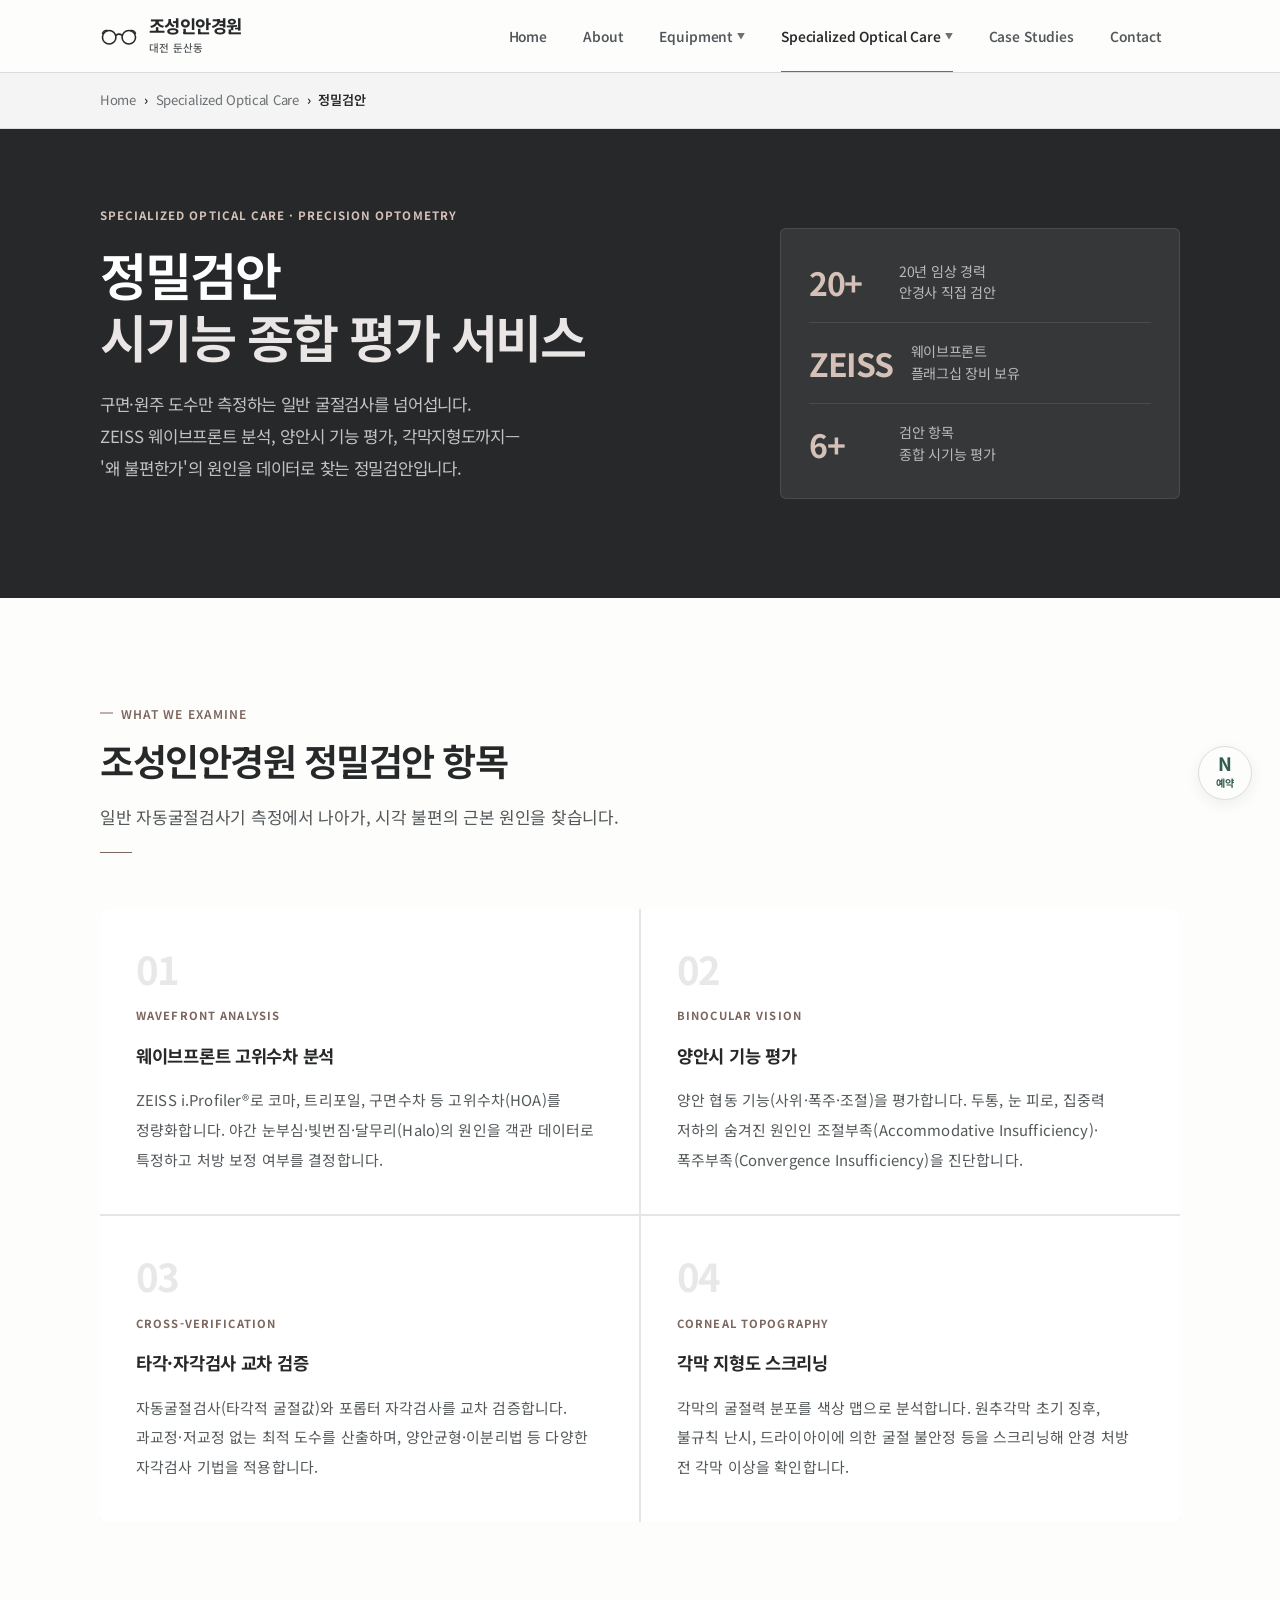
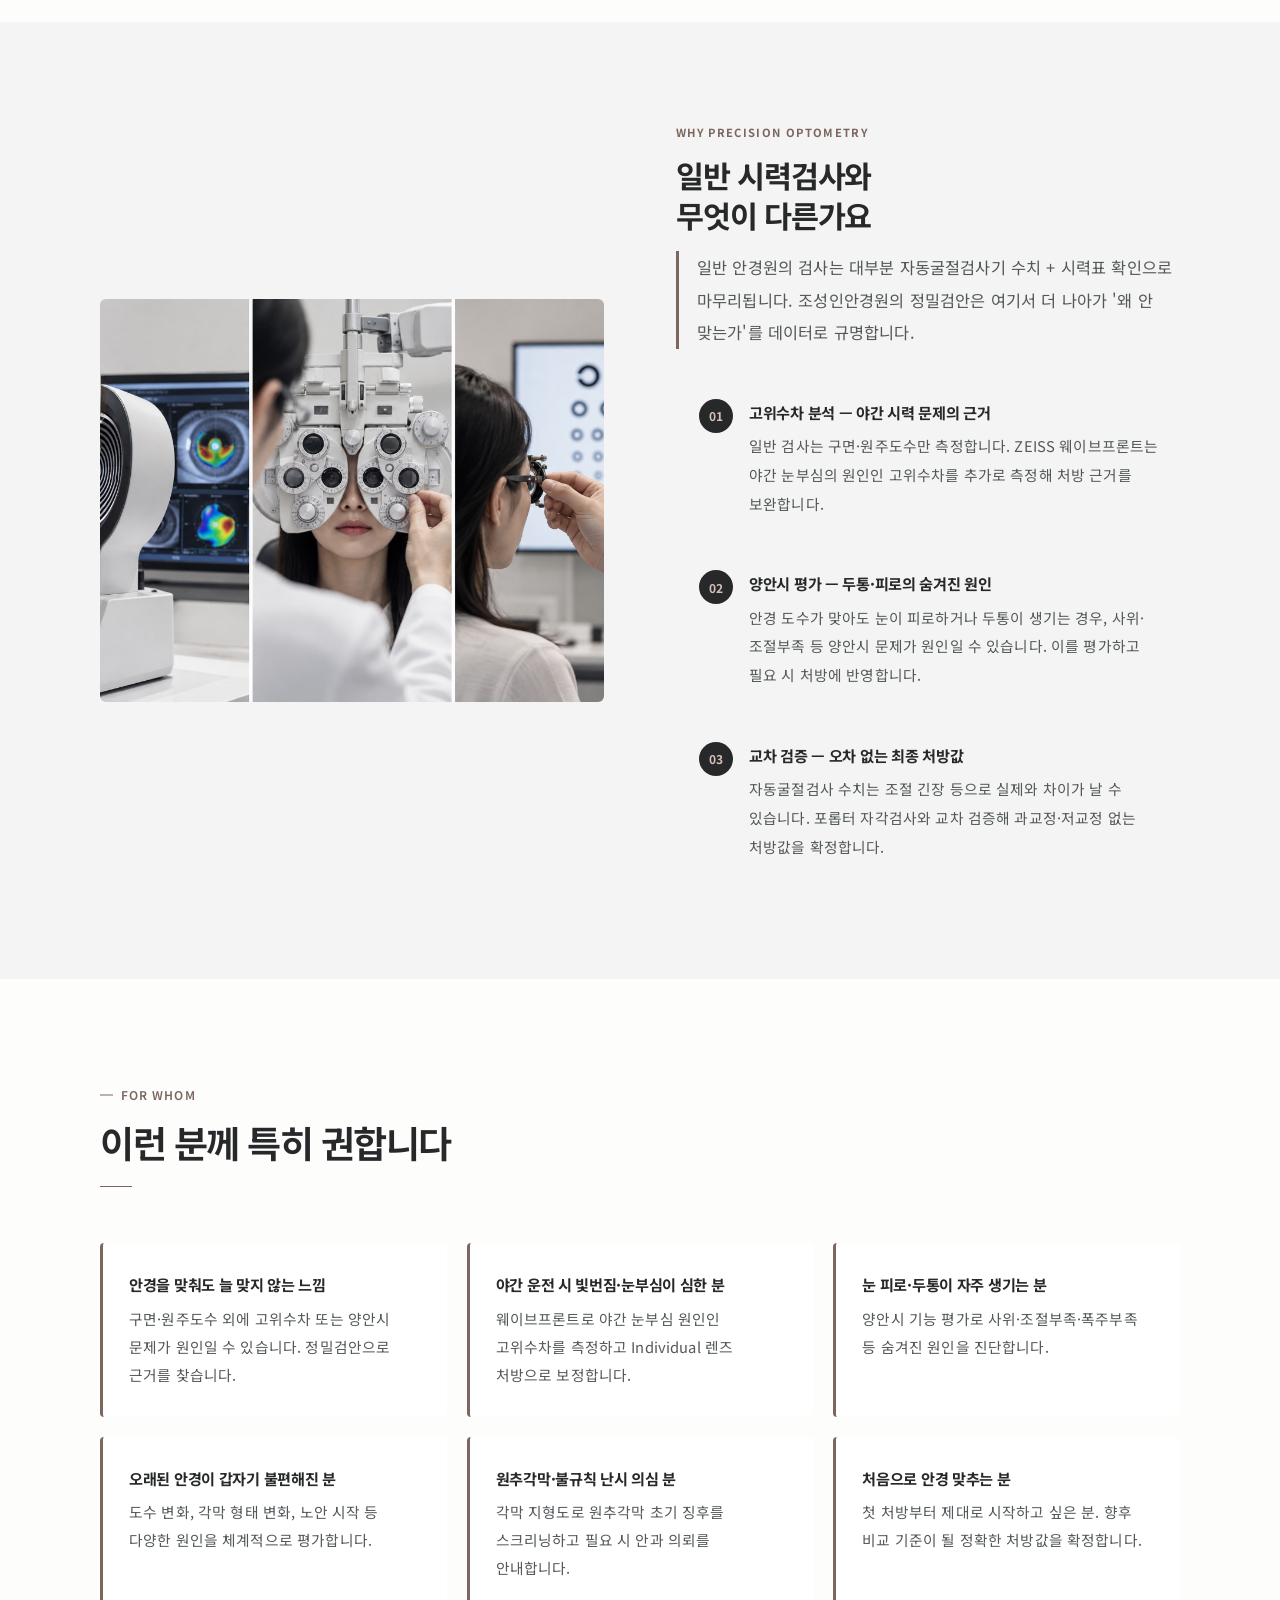
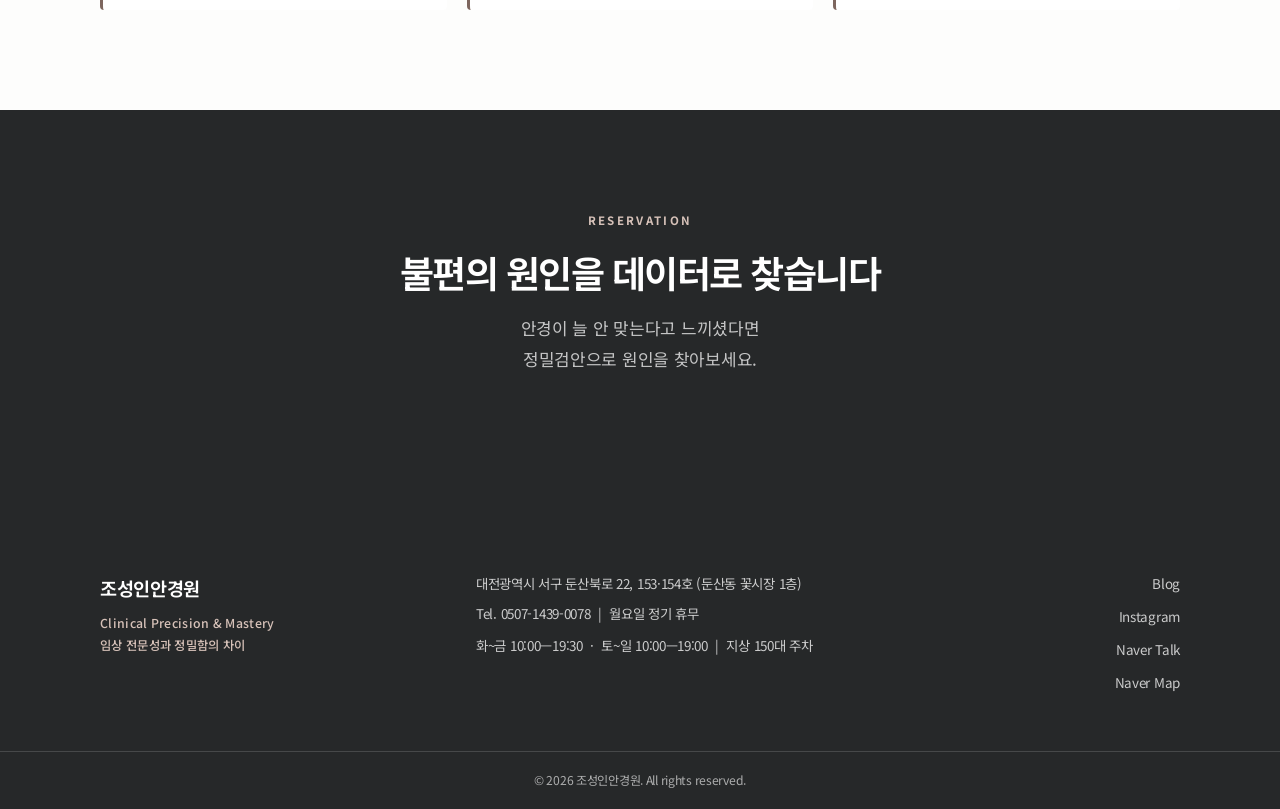
<file: svc-optometry.html>
<!DOCTYPE html>
<html lang="ko">
<head>
<meta charset="UTF-8"/>
<meta http-equiv="Cache-Control" content="no-cache, no-store, must-revalidate"/>
<meta http-equiv="Pragma" content="no-cache"/>
<meta http-equiv="Expires" content="0"/>
<meta name="viewport" content="width=device-width, initial-scale=1.0"/>
<title>정밀검안 — 조성인안경원</title>
<meta property="og:site_name" content="조성인안경원"/>
<meta name="description" content="단순 도수 측정이 아닌 시기능 종합 평가. ZEISS 웨이브프론트·양안시 기능·각막지형도를 포함한 조성인안경원의 정밀 검안을 소개합니다."/>
<link rel="icon" href="favicon.ico"/>
<link rel="stylesheet" href="css/common.css?v=20261126-video"/>
<style>
/* ── Hero ── */
.svc-hero {
  padding: clamp(46px, 6vw, 80px) 0;
  background: var(--navy);
  position: relative; overflow: hidden;
}
.svc-hero-inner {
  max-width: var(--max-w); margin: 0 auto; padding: 0 var(--px);
  position: relative; z-index: 1;
  display: grid; grid-template-columns: 1fr 400px; gap: 64px; align-items: center;
}
.svc-hero-eyebrow {
  font-size: .72rem; font-weight: 700; letter-spacing: .09em;
  color: var(--gold-l); text-transform: uppercase; margin-bottom: 18px;
}
.svc-hero-title {
  font-size: clamp(2rem, 4vw, 3.2rem);
  font-weight: 650; color: #fff;
  line-height: 1.2; letter-spacing: -.04em;
  margin-bottom: 22px; word-break: keep-all;
}
.svc-hero-title em { font-style: normal; color: #eae6e5; }
.svc-hero-desc {
  font-size: 1.05rem; color: rgba(255,255,255,.72);
  line-height: 1.9; word-break: keep-all; margin-bottom: 36px;
}
.svc-hero-stat-panel {
  background: rgba(255,255,255,.07); border: 1px solid rgba(255,255,255,.1);
  border-radius: var(--rl); padding: 32px 28px;
  display: flex; flex-direction: column; gap: 18px;
}
.stat-row { display: flex; align-items: center; gap: 18px; }
.stat-num {
  font-size: 2rem; font-weight: 700; color: var(--gold-l);
  letter-spacing: -.04em; min-width: 72px; line-height: 1;
}
.stat-text { font-size: .88rem; color: rgba(255,255,255,.65); line-height: 1.55; word-break: keep-all; }
.stat-divider { height: 1px; background: rgba(255,255,255,.1); }

/* ── Breadcrumb ── */
.breadcrumb {
  padding: 16px 0; border-bottom: 1px solid var(--bdr); background: var(--off);
}
.breadcrumb-inner {
  max-width: var(--max-w); margin: 0 auto; padding: 0 var(--px);
  display: flex; align-items: center; gap: 8px;
  font-size: .82rem; color: var(--g400);
}
.breadcrumb-inner a { color: var(--g400); transition: color .2s; }
.breadcrumb-inner a:hover { color: var(--navy); }
.breadcrumb-inner span { color: var(--navy); font-weight: 600; }
.breadcrumb-sep { color: var(--g200); }

/* ── What We Check Grid ── */
.check-grid {
  display: grid; grid-template-columns: repeat(2, 1fr); gap: 2px;
  background: var(--g100); border-radius: var(--rl); overflow: hidden;

}
.check-card {
  background: #fff; padding: 36px 32px;
  transition: background .25s;
}
.check-card:hover { background: var(--off); }
.check-num {
  font-size: 2.4rem; font-weight: 700; color: var(--navy);
  opacity: .1; line-height: 1; letter-spacing: -.06em; margin-bottom: 18px;
}
.check-title {
  font-size: 1.1rem; font-weight: 700; color: var(--navy);
  margin-bottom: 10px; word-break: keep-all;
}
.check-en {
  font-size: .7rem; font-weight: 700; color: var(--gold); letter-spacing: .1em;
  text-transform: uppercase; margin-bottom: 14px;
}
.check-desc {
  font-size: .9rem; color: var(--sub); line-height: 1.85; word-break: keep-all;
}

/* ── Big Intro ── */
.big-intro {
  display: grid; grid-template-columns: 1fr 1fr; gap: 72px; align-items: center;
}
.big-intro-visual {
  border-radius: var(--rl); overflow: hidden;
  background: var(--g50); aspect-ratio: 5/4;

  display: flex; align-items: center; justify-content: center; position: relative;
}
.big-intro-visual svg { width: 110px; height: 110px; opacity: .08; }
.big-intro-visual img { width: 100%; height: 100%; object-fit: cover; object-position: center; display: block; }
.big-intro-tag {
  font-size: .7rem; font-weight: 700; letter-spacing: .12em;
  color: var(--gold); text-transform: uppercase; margin-bottom: 14px;
}
.big-intro-title {
  font-size: 1.9rem; font-weight: 700; color: var(--navy);
  line-height: 1.3; word-break: keep-all; margin-bottom: 16px;
  letter-spacing: -.04em;
}
.big-intro-lead {
  font-size: 1rem; color: var(--sub); line-height: 1.9;
  word-break: keep-all; margin-bottom: 28px;
  border-left: 3px solid var(--gold); padding-left: 18px;
}

/* ── Points List ── */
.points-list { display: flex; flex-direction: column; gap: 16px; }
.point-item {
  display: flex; gap: 16px; align-items: flex-start;
  padding: 16px; background: var(--off); border-radius: var(--r);
  border-left: 3px solid transparent;
  transition: border-color .25s;
}
.point-item:hover { border-left-color: var(--gold); }
.point-num {
  width: 34px; height: 34px; border-radius: 50%;
  background: var(--navy); color: var(--gold-l);
  display: flex; align-items: center; justify-content: center;
  font-size: .75rem; font-weight: 700; flex-shrink: 0;
}
.point-body-title { font-size: .95rem; font-weight: 700; color: var(--navy); margin-bottom: 4px; word-break: keep-all; }
.point-body-desc { font-size: .88rem; color: var(--sub); line-height: 1.75; word-break: keep-all; }

/* ── Who Grid ── */
.who-grid {
  display: grid; grid-template-columns: repeat(3, 1fr); gap: 20px;
}
.who-card {
  background: #fff; border-radius: var(--r); padding: 24px 22px;
  border-left: 3px solid var(--gold);
}
.who-card strong { display: block; color: var(--navy); margin-bottom: 6px; font-size: .95rem; word-break: keep-all; }
.who-card p { font-size: .88rem; color: var(--sub); line-height: 1.75; word-break: keep-all; }

/* ── CTA ── */
.cta-dark { background: var(--navy); padding: var(--sec-py) 0; text-align: center; }

/* ── Responsive ── */
@media(max-width:1024px) {
  .svc-hero-inner { grid-template-columns: 1fr; }
  .svc-hero-stat-panel { display: none; }
  .big-intro { grid-template-columns: 1fr; }
  .big-intro-visual { display: block; aspect-ratio: auto; min-height: 220px; }
  .check-grid { grid-template-columns: 1fr; }
  .who-grid { grid-template-columns: 1fr 1fr; }
}
@media(max-width:600px) {
  .who-grid { grid-template-columns: 1fr; }
  .big-intro-title { font-size: 1.5rem; }
}

/* ── Readability Enhancements ── */
.check-card { padding: 40px 36px; }
.check-desc {
  font-size: .93rem; line-height: 2.0;
  letter-spacing: .01em;
}
.check-title { margin-bottom: 14px; }
.big-intro-lead {
  font-size: 1.02rem; line-height: 2.0;
  letter-spacing: .01em; margin-bottom: 32px;
}
.point-item { padding: 18px 20px; }
.point-body-desc {
  font-size: .92rem; line-height: 1.95;
  letter-spacing: .01em;
}
.point-body-title { margin-bottom: 6px; }
.who-card { padding: 28px 26px; }
.who-card p {
  font-size: .92rem; line-height: 1.9;
  letter-spacing: .01em;
}
</style>
</head>
<body>
<div id="ticker-slot"></div>

<!-- ── Breadcrumb ── -->
<nav class="breadcrumb">
  <div class="breadcrumb-inner">
    <a href="index.html">Home</a>
    <span class="breadcrumb-sep">›</span>
    <a href="services.html">Specialized Optical Care</a>
    <span class="breadcrumb-sep">›</span>
    <span>정밀검안</span>
  </div>
</nav>

<!-- ── Hero ── -->
<section class="svc-hero">
  <div class="svc-hero-inner">
    <div>
      <p class="svc-hero-eyebrow">Specialized Optical Care · Precision Optometry</p>
      <h1 class="svc-hero-title">정밀검안<br><em>시기능 종합 평가 서비스</em></h1>
      <p class="svc-hero-desc">
        구면·원주 도수만 측정하는 일반 굴절검사를 넘어섭니다.<br>
        ZEISS 웨이브프론트 분석, 양안시 기능 평가, 각막지형도까지—<br>
        '왜 불편한가'의 원인을 데이터로 찾는 정밀검안입니다.
      </p>
    </div>
    <div class="svc-hero-stat-panel">
      <div class="stat-row">
        <div class="stat-num">20+</div>
        <div class="stat-text">20년 임상 경력<br>안경사 직접 검안</div>
      </div>
      <div class="stat-divider"></div>
      <div class="stat-row">
        <div class="stat-num">ZEISS</div>
        <div class="stat-text">웨이브프론트<br>플래그십 장비 보유</div>
      </div>
      <div class="stat-divider"></div>
      <div class="stat-row">
        <div class="stat-num">6+</div>
        <div class="stat-text">검안 항목<br>종합 시기능 평가</div>
      </div>
    </div>
  </div>
</section>

<!-- ── What We Examine ── -->
<section class="page-sec">
  <div class="wrap">
    <div class="s-head rv">
      <p class="s-label">WHAT WE EXAMINE</p>
      <h2 class="s-title">조성인안경원 정밀검안 항목</h2>
      <p class="s-sub">일반 자동굴절검사기 측정에서 나아가, 시각 불편의 근본 원인을 찾습니다.</p>
      <div class="s-divider"></div>
    </div>
    <div class="check-grid rv">
      <div class="check-card">
        <div class="check-num">01</div>
        <div class="check-en">Wavefront Analysis</div>
        <h3 class="check-title">웨이브프론트 고위수차 분석</h3>
        <p class="check-desc">
          ZEISS i.Profiler®로 코마, 트리포일, 구면수차 등 고위수차(HOA)를 정량화합니다.
          야간 눈부심·빛번짐·달무리(Halo)의 원인을 객관 데이터로 특정하고
          처방 보정 여부를 결정합니다.
        </p>
      </div>
      <div class="check-card">
        <div class="check-num">02</div>
        <div class="check-en">Binocular Vision</div>
        <h3 class="check-title">양안시 기능 평가</h3>
        <p class="check-desc">
          양안 협동 기능(사위·폭주·조절)을 평가합니다. 두통, 눈 피로, 집중력 저하의 숨겨진 원인인
          조절부족(Accommodative Insufficiency)·폭주부족(Convergence Insufficiency)을 진단합니다.
        </p>
      </div>
      <div class="check-card">
        <div class="check-num">03</div>
        <div class="check-en">Cross-Verification</div>
        <h3 class="check-title">타각·자각검사 교차 검증</h3>
        <p class="check-desc">
          자동굴절검사(타각적 굴절값)와 포롭터 자각검사를 교차 검증합니다.
          과교정·저교정 없는 최적 도수를 산출하며,
          양안균형·이분리법 등 다양한 자각검사 기법을 적용합니다.
        </p>
      </div>
      <div class="check-card">
        <div class="check-num">04</div>
        <div class="check-en">Corneal Topography</div>
        <h3 class="check-title">각막 지형도 스크리닝</h3>
        <p class="check-desc">
          각막의 굴절력 분포를 색상 맵으로 분석합니다. 원추각막 초기 징후, 불규칙 난시,
          드라이아이에 의한 굴절 불안정 등을 스크리닝해 안경 처방 전 각막 이상을 확인합니다.
        </p>
      </div>
    </div>
  </div>
</section>

<!-- ── 왜 일반 검사와 다른가 ── -->
<section class="page-sec page-sec--off">
  <div class="wrap">
    <div class="big-intro rv">
      <div class="big-intro-visual">
        <img src="img/optometry-clinic.jpg" alt="정밀검안 — 각막지형도·포롭터·트라이얼 검사 현장" />
      </div>
      <div>
        <p class="big-intro-tag">WHY PRECISION OPTOMETRY</p>
        <h2 class="big-intro-title">일반 시력검사와<br>무엇이 다른가요</h2>
        <p class="big-intro-lead">
          일반 안경원의 검사는 대부분 자동굴절검사기 수치 + 시력표 확인으로 마무리됩니다.
          조성인안경원의 정밀검안은 여기서 더 나아가 '왜 안 맞는가'를 데이터로 규명합니다.
        </p>
        <div class="points-list">
          <div class="point-item">
            <div class="point-num">01</div>
            <div>
              <p class="point-body-title">고위수차 분석 — 야간 시력 문제의 근거</p>
              <p class="point-body-desc">일반 검사는 구면·원주도수만 측정합니다. ZEISS 웨이브프론트는 야간 눈부심의 원인인 고위수차를 추가로 측정해 처방 근거를 보완합니다.</p>
            </div>
          </div>
          <div class="point-item">
            <div class="point-num">02</div>
            <div>
              <p class="point-body-title">양안시 평가 — 두통·피로의 숨겨진 원인</p>
              <p class="point-body-desc">안경 도수가 맞아도 눈이 피로하거나 두통이 생기는 경우, 사위·조절부족 등 양안시 문제가 원인일 수 있습니다. 이를 평가하고 필요 시 처방에 반영합니다.</p>
            </div>
          </div>
          <div class="point-item">
            <div class="point-num">03</div>
            <div>
              <p class="point-body-title">교차 검증 — 오차 없는 최종 처방값</p>
              <p class="point-body-desc">자동굴절검사 수치는 조절 긴장 등으로 실제와 차이가 날 수 있습니다. 포롭터 자각검사와 교차 검증해 과교정·저교정 없는 처방값을 확정합니다.</p>
            </div>
          </div>
        </div>
      </div>
    </div>
  </div>
</section>

<!-- ── 이런 분께 권합니다 ── -->
<section class="page-sec">
  <div class="wrap">
    <div class="s-head rv">
      <p class="s-label">FOR WHOM</p>
      <h2 class="s-title">이런 분께 특히 권합니다</h2>
      <div class="s-divider"></div>
    </div>
    <div class="who-grid rv">
      <div class="who-card">
        <strong>안경을 맞춰도 늘 맞지 않는 느낌</strong>
        <p>구면·원주도수 외에 고위수차 또는 양안시 문제가 원인일 수 있습니다. 정밀검안으로 근거를 찾습니다.</p>
      </div>
      <div class="who-card">
        <strong>야간 운전 시 빛번짐·눈부심이 심한 분</strong>
        <p>웨이브프론트로 야간 눈부심 원인인 고위수차를 측정하고 Individual 렌즈 처방으로 보정합니다.</p>
      </div>
      <div class="who-card">
        <strong>눈 피로·두통이 자주 생기는 분</strong>
        <p>양안시 기능 평가로 사위·조절부족·폭주부족 등 숨겨진 원인을 진단합니다.</p>
      </div>
      <div class="who-card">
        <strong>오래된 안경이 갑자기 불편해진 분</strong>
        <p>도수 변화, 각막 형태 변화, 노안 시작 등 다양한 원인을 체계적으로 평가합니다.</p>
      </div>
      <div class="who-card">
        <strong>원추각막·불규칙 난시 의심 분</strong>
        <p>각막 지형도로 원추각막 초기 징후를 스크리닝하고 필요 시 안과 의뢰를 안내합니다.</p>
      </div>
      <div class="who-card">
        <strong>처음으로 안경 맞추는 분</strong>
        <p>첫 처방부터 제대로 시작하고 싶은 분. 향후 비교 기준이 될 정확한 처방값을 확정합니다.</p>
      </div>
    </div>
  </div>
</section>

<!-- ── CTA ── -->
<section class="cta-dark">
  <div class="wrap">
    <p style="font-size:.72rem; font-weight:700; letter-spacing:.2em; color:var(--gold-l); text-transform:uppercase; margin-bottom:18px; display:block;">RESERVATION</p>
    <h2 class="s-title s-title--lt">불편의 원인을 데이터로 찾습니다</h2>
    <p class="s-sub s-sub--lt" style="margin-bottom:40px;">
      안경이 늘 안 맞는다고 느끼셨다면<br>
      정밀검안으로 원인을 찾아보세요.
    </p>
  </div>
</section>

<script src="js/components.js?v=20261125"></script>
<script src="js/common.js?v=20261125-motion"></script>
</body>
</html>
</file>
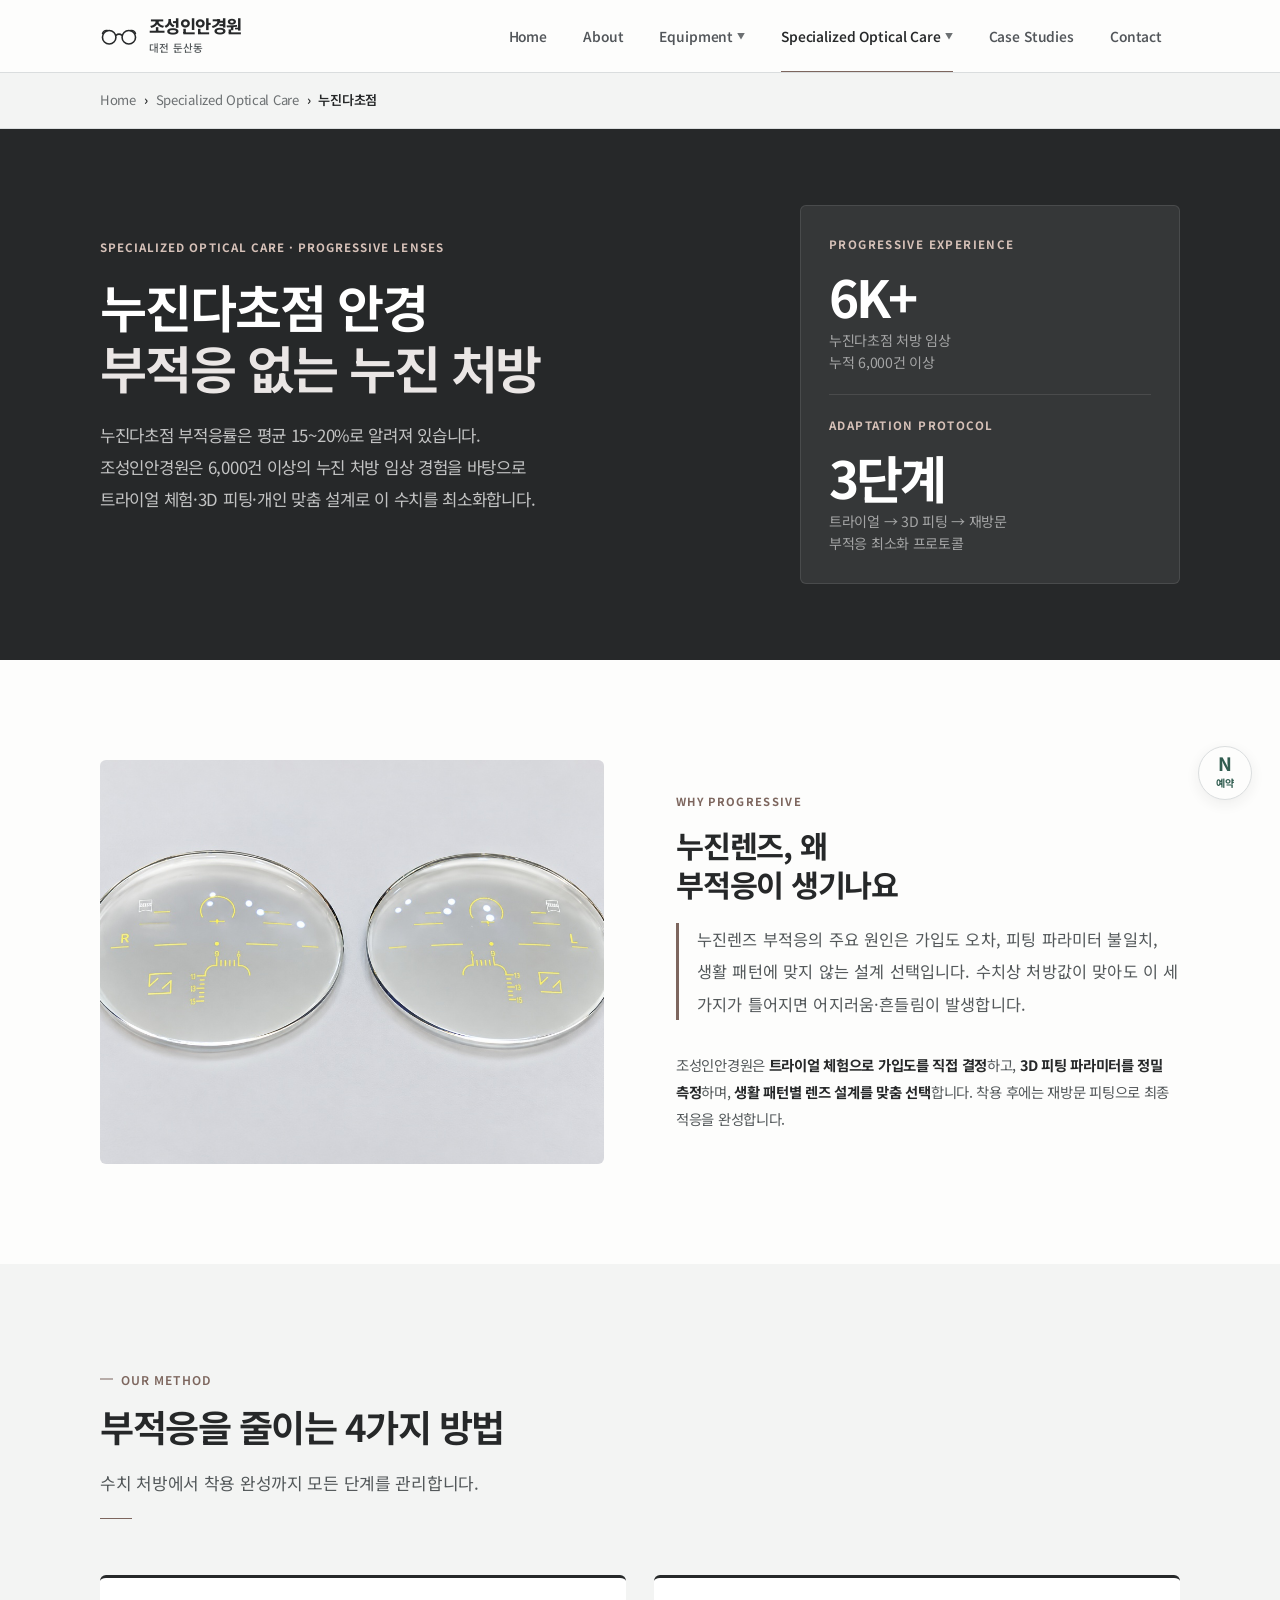
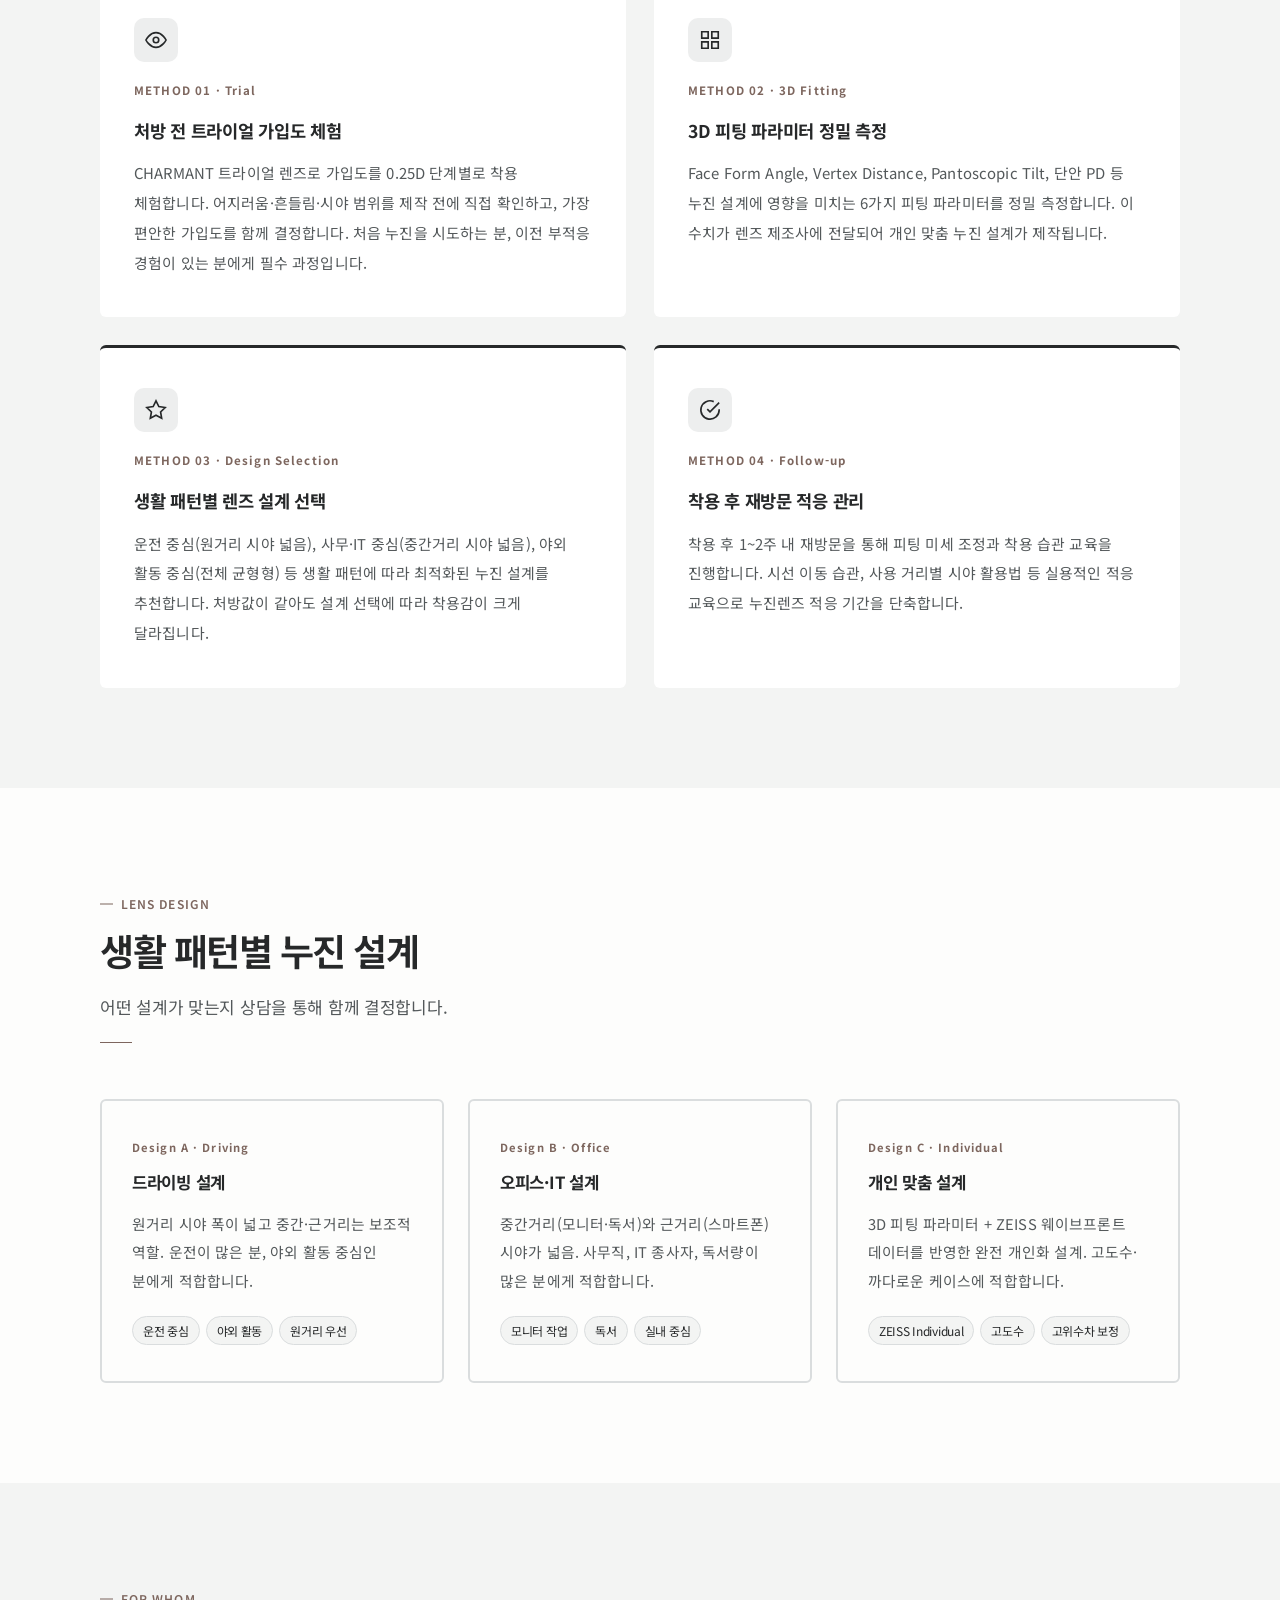
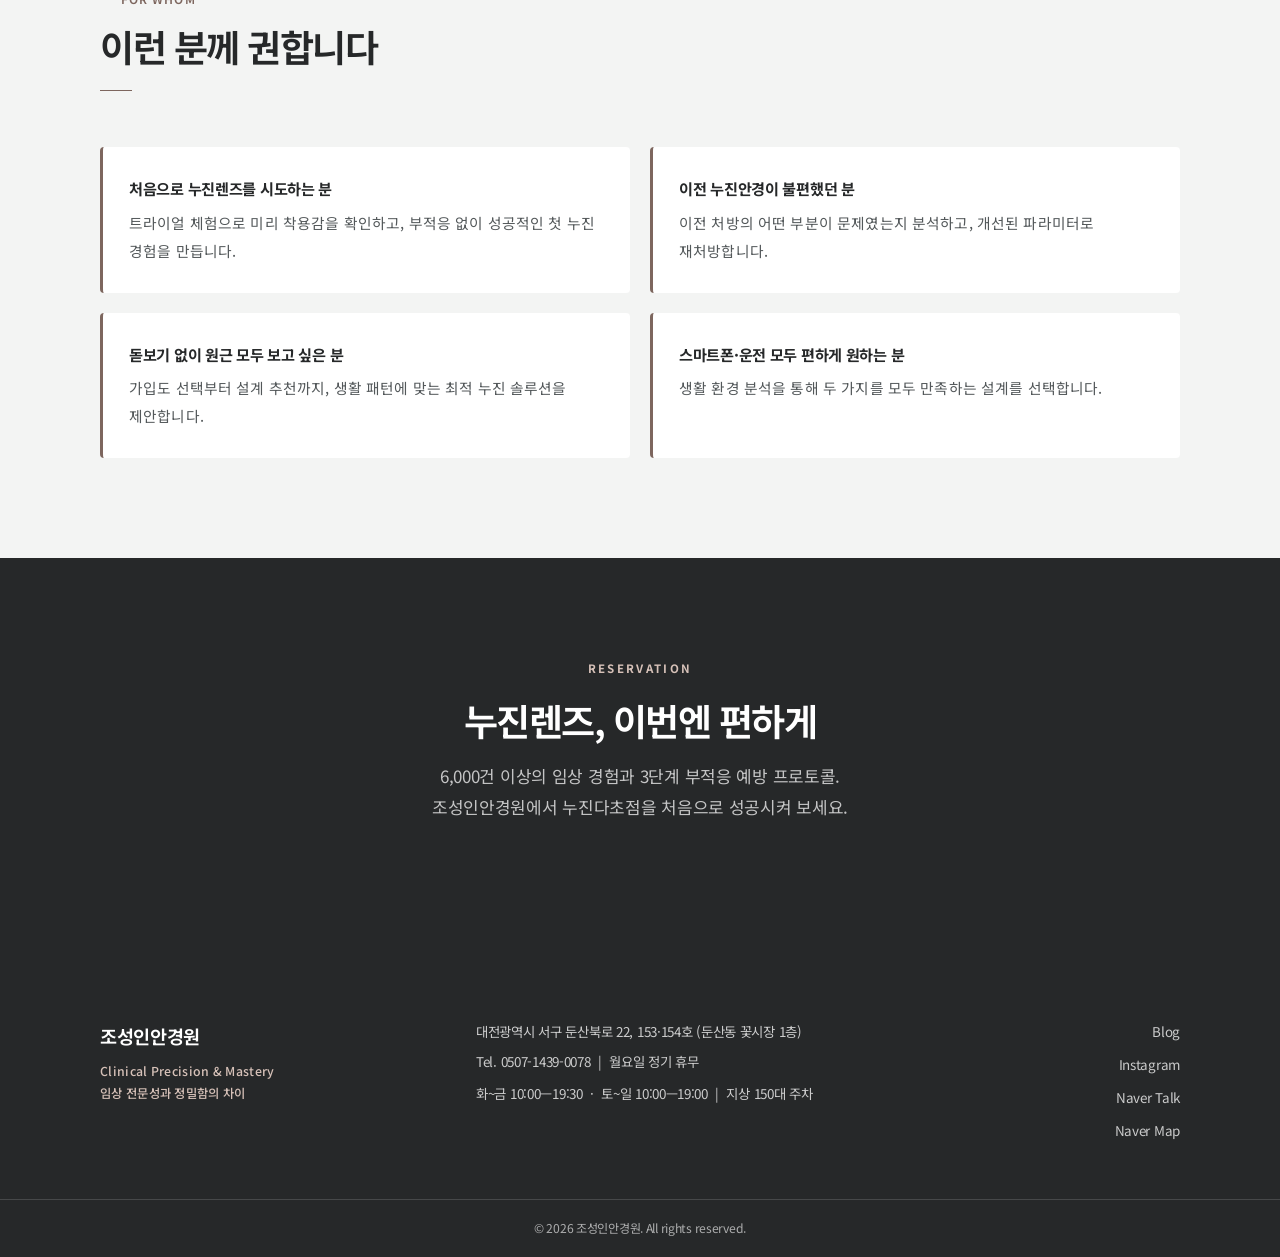
<file: svc-progressive.html>
<!DOCTYPE html>
<html lang="ko">
<head>
<meta charset="UTF-8"/>
<meta http-equiv="Cache-Control" content="no-cache, no-store, must-revalidate"/>
<meta http-equiv="Pragma" content="no-cache"/>
<meta http-equiv="Expires" content="0"/>
<meta name="viewport" content="width=device-width, initial-scale=1.0"/>
<title>누진다초점 안경 — 조성인안경원</title>
<meta property="og:site_name" content="조성인안경원"/>
<meta name="description" content="부적응률을 최소화하는 누진다초점 처방. 트라이얼 체험·3D 피팅·개인 맞춤 설계로 어지러움 없는 누진안경을 제공합니다."/>
<link rel="icon" href="favicon.ico"/>
<link rel="stylesheet" href="css/common.css?v=20261126-video"/>
<style>
/* ── Hero ── */
.svc-hero {
  padding: clamp(46px, 6vw, 80px) 0;
  background: var(--navy);
  position: relative; overflow: hidden;
}
.svc-hero-inner {
  max-width: var(--max-w); margin: 0 auto; padding: 0 var(--px);
  position: relative; z-index: 1;
  display: grid; grid-template-columns: 1fr 380px; gap: 64px; align-items: center;
}
.svc-hero-eyebrow {
  font-size: .72rem; font-weight: 700; letter-spacing: .09em;
  color: var(--gold-l); text-transform: uppercase; margin-bottom: 18px;
}
.svc-hero-title {
  font-size: clamp(2rem, 4vw, 3.2rem);
  font-weight: 650; color: #fff; line-height: 1.2;
  letter-spacing: -.04em; margin-bottom: 22px; word-break: keep-all;
}
.svc-hero-title em { font-style: normal; color: #eae6e5; }
.svc-hero-desc {
  font-size: 1.05rem; color: rgba(255,255,255,.72);
  line-height: 1.9; word-break: keep-all; margin-bottom: 36px;
}
.hero-stat-box {
  background: rgba(255,255,255,.07); border: 1px solid rgba(255,255,255,.1);
  border-radius: var(--rl); padding: 28px;
}
.hero-stat-title { font-size: .72rem; font-weight: 700; color: var(--gold-l); letter-spacing: .12em; margin-bottom: 16px; text-transform: uppercase; }
.hero-stat-num { font-size: 3.2rem; font-weight: 700; color: #fff; letter-spacing: -.06em; line-height: 1; margin-bottom: 8px; }
.hero-stat-sub { font-size: .88rem; color: rgba(255,255,255,.55); line-height: 1.55; word-break: keep-all; }
.hero-stat-divider { height: 1px; background: rgba(255,255,255,.1); margin: 20px 0; }

/* ── Breadcrumb ── */
.breadcrumb {
  padding: 16px 0; border-bottom: 1px solid var(--bdr); background: var(--off);
}
.breadcrumb-inner {
  max-width: var(--max-w); margin: 0 auto; padding: 0 var(--px);
  display: flex; align-items: center; gap: 8px; font-size: .82rem; color: var(--g400);
}
.breadcrumb-inner a { color: var(--g400); transition: color .2s; }
.breadcrumb-inner a:hover { color: var(--navy); }
.breadcrumb-inner span { color: var(--navy); font-weight: 600; }
.breadcrumb-sep { color: var(--g200); }

/* ── Intro Split ── */
.intro-split {
  display: grid; grid-template-columns: 1fr 1fr; gap: 72px; align-items: center;
}
.intro-visual {
  border-radius: var(--rl); overflow: hidden;
  background: var(--g50); aspect-ratio: 5/4;
  display: flex; align-items: center; justify-content: center;
}
.intro-visual img { width: 100%; height: 100%; object-fit: cover; object-position: center; display: block; }
.intro-visual svg { width: 110px; height: 110px; opacity: .1; }
.intro-label { font-size: .7rem; font-weight: 700; letter-spacing: .12em; color: var(--gold); text-transform: uppercase; margin-bottom: 14px; }
.intro-title { font-size: 1.9rem; font-weight: 700; color: var(--navy); line-height: 1.3; word-break: keep-all; margin-bottom: 18px; letter-spacing: -.04em; }
.intro-lead {
  font-size: 1rem; color: var(--sub); line-height: 1.9; word-break: keep-all;
  border-left: 3px solid var(--gold); padding-left: 18px; margin-bottom: 28px;
}

/* ── 4 Method Cards ── */
.method-grid {
  display: grid; grid-template-columns: repeat(2, 1fr); gap: 28px;
}
.method-card {
  background: #fff; border-radius: var(--rl); padding: 36px 30px;
  border-top: 3px solid var(--navy);
  transition: border-top-color .25s, box-shadow .25s, transform .25s;
}
.method-card:hover { border-top-color: var(--gold); }
.method-num { font-size: .72rem; font-weight: 700; color: var(--gold); letter-spacing: .1em; margin-bottom: 14px; }
.method-title { font-size: 1.1rem; font-weight: 700; color: var(--navy); margin-bottom: 10px; word-break: keep-all; }
.method-desc { font-size: .9rem; color: var(--sub); line-height: 1.85; word-break: keep-all; }
.method-icon { width: 44px; height: 44px; background: var(--g50); border-radius: 10px; display: flex; align-items: center; justify-content: center; margin-bottom: 18px; }
.method-icon svg { width: 22px; height: 22px; stroke: var(--navy); fill: none; stroke-width: 1.8; }

/* ── Lens Types ── */
.lens-grid {
  display: grid; grid-template-columns: repeat(3, 1fr); gap: 24px;
}
.lens-card {
  border: 2px solid var(--bdr); border-radius: var(--rl); padding: 32px 26px;
  transition: border-color .25s, box-shadow .25s;
}
.lens-card:hover { border-color: var(--gold); }
.lens-label { font-size: .7rem; font-weight: 700; color: var(--gold); letter-spacing: .1em; margin-bottom: 10px; }
.lens-name { font-size: 1.05rem; font-weight: 700; color: var(--navy); margin-bottom: 10px; word-break: keep-all; }
.lens-desc { font-size: .88rem; color: var(--sub); line-height: 1.8; word-break: keep-all; margin-bottom: 16px; }
.lens-tags { display: flex; flex-wrap: wrap; gap: 6px; }
.lens-tag {
  padding: 3px 10px; background: var(--off); border: 1px solid var(--bdr);
  border-radius: 20px; font-size: .75rem; color: var(--text);
}

/* ── Who ── */
.who-grid { display: grid; grid-template-columns: repeat(2, 1fr); gap: 20px; }
.who-card { background: #fff; border-radius: var(--r); padding: 24px 22px; border-left: 3px solid var(--gold); }
.who-card strong { display: block; color: var(--navy); margin-bottom: 6px; font-size: .95rem; word-break: keep-all; }
.who-card p { font-size: .88rem; color: var(--sub); line-height: 1.75; word-break: keep-all; }

/* ── CTA ── */
.cta-dark { background: var(--navy); padding: var(--sec-py) 0; text-align: center; }

/* ── Responsive ── */
@media(max-width:1024px) {
  .svc-hero-inner { grid-template-columns: 1fr; }
  .hero-stat-box { display: none; }
  .intro-split { grid-template-columns: 1fr; }
  .intro-visual { display: block; aspect-ratio: auto; min-height: 220px; }
  .method-grid { grid-template-columns: 1fr; }
  .lens-grid { grid-template-columns: 1fr 1fr; }
  .who-grid { grid-template-columns: 1fr; }
}
@media(max-width:600px) {
  .lens-grid { grid-template-columns: 1fr; }
}

/* ── Readability Enhancements ── */
.intro-lead {
  font-size: 1.02rem; line-height: 2.0;
  letter-spacing: .01em; margin-bottom: 32px;
}
.method-card { padding: 40px 34px; }
.method-desc {
  font-size: .93rem; line-height: 2.0;
  letter-spacing: .01em;
}
.method-title { margin-bottom: 12px; }
.lens-card { padding: 36px 30px; }
.lens-desc {
  font-size: .92rem; line-height: 1.95;
  letter-spacing: .01em; margin-bottom: 20px;
}
.lens-name { margin-bottom: 12px; }
.who-card { padding: 28px 26px; }
.who-card p {
  font-size: .92rem; line-height: 1.9;
  letter-spacing: .01em;
}
</style>
</head>
<body>
<div id="ticker-slot"></div>

<!-- ── Breadcrumb ── -->
<nav class="breadcrumb">
  <div class="breadcrumb-inner">
    <a href="index.html">Home</a>
    <span class="breadcrumb-sep">›</span>
    <a href="services.html">Specialized Optical Care</a>
    <span class="breadcrumb-sep">›</span>
    <span>누진다초점</span>
  </div>
</nav>

<!-- ── Hero ── -->
<section class="svc-hero">
  <div class="svc-hero-inner">
    <div>
      <p class="svc-hero-eyebrow">Specialized Optical Care · Progressive Lenses</p>
      <h1 class="svc-hero-title">누진다초점 안경<br><em>부적응 없는 누진 처방</em></h1>
      <p class="svc-hero-desc">
        누진다초점 부적응률은 평균 15~20%로 알려져 있습니다.<br>
        조성인안경원은 6,000건 이상의 누진 처방 임상 경험을 바탕으로<br>
        트라이얼 체험·3D 피팅·개인 맞춤 설계로 이 수치를 최소화합니다.
      </p>
    </div>
    <div class="hero-stat-box">
      <div class="hero-stat-title">Progressive Experience</div>
      <div class="hero-stat-num">6K+</div>
      <div class="hero-stat-sub">누진다초점 처방 임상<br>누적 6,000건 이상</div>
      <div class="hero-stat-divider"></div>
      <div class="hero-stat-title">Adaptation Protocol</div>
      <div class="hero-stat-num">3단계</div>
      <div class="hero-stat-sub">트라이얼 → 3D 피팅 → 재방문<br>부적응 최소화 프로토콜</div>
    </div>
  </div>
</section>

<!-- ── 왜 조성인 누진인가 ── -->
<section class="page-sec">
  <div class="wrap">
    <div class="intro-split rv">
      <div class="intro-visual">
        <img src="img/progressive-zeiss-lens.jpg" alt="ZEISS 누진다초점 렌즈 R·L 마킹" />
      </div>
      <div>
        <p class="intro-label">WHY PROGRESSIVE</p>
        <h2 class="intro-title">누진렌즈, 왜<br>부적응이 생기나요</h2>
        <p class="intro-lead">
          누진렌즈 부적응의 주요 원인은 가입도 오차, 피팅 파라미터 불일치,
          생활 패턴에 맞지 않는 설계 선택입니다. 수치상 처방값이 맞아도
          이 세 가지가 틀어지면 어지러움·흔들림이 발생합니다.
        </p>
        <p style="font-size:.9rem; color:var(--sub); line-height:1.85; word-break:keep-all;">
          조성인안경원은 <strong style="color:var(--navy);">트라이얼 체험으로 가입도를 직접 결정</strong>하고,
          <strong style="color:var(--navy);">3D 피팅 파라미터를 정밀 측정</strong>하며,
          <strong style="color:var(--navy);">생활 패턴별 렌즈 설계를 맞춤 선택</strong>합니다.
          착용 후에는 재방문 피팅으로 최종 적응을 완성합니다.
        </p>
      </div>
    </div>
  </div>
</section>

<!-- ── 4 Methods ── -->
<section class="page-sec page-sec--off">
  <div class="wrap">
    <div class="s-head rv">
      <p class="s-label">OUR METHOD</p>
      <h2 class="s-title">부적응을 줄이는 4가지 방법</h2>
      <p class="s-sub">수치 처방에서 착용 완성까지 모든 단계를 관리합니다.</p>
      <div class="s-divider"></div>
    </div>
    <div class="method-grid rv">
      <div class="method-card">
        <div class="method-icon">
          <svg viewBox="0 0 24 24"><circle cx="12" cy="12" r="3"/><path d="M1 12s4-8 11-8 11 8 11 8-4 8-11 8-11-8-11-8z"/></svg>
        </div>
        <div class="method-num">METHOD 01 · Trial</div>
        <h3 class="method-title">처방 전 트라이얼 가입도 체험</h3>
        <p class="method-desc">
          CHARMANT 트라이얼 렌즈로 가입도를 0.25D 단계별로 착용 체험합니다.
          어지러움·흔들림·시야 범위를 제작 전에 직접 확인하고,
          가장 편안한 가입도를 함께 결정합니다.
          처음 누진을 시도하는 분, 이전 부적응 경험이 있는 분에게 필수 과정입니다.
        </p>
      </div>
      <div class="method-card">
        <div class="method-icon">
          <svg viewBox="0 0 24 24"><path d="M3 3h7v7H3zM14 3h7v7h-7zM14 14h7v7h-7zM3 14h7v7H3z"/></svg>
        </div>
        <div class="method-num">METHOD 02 · 3D Fitting</div>
        <h3 class="method-title">3D 피팅 파라미터 정밀 측정</h3>
        <p class="method-desc">
          Face Form Angle, Vertex Distance, Pantoscopic Tilt, 단안 PD 등
          누진 설계에 영향을 미치는 6가지 피팅 파라미터를 정밀 측정합니다.
          이 수치가 렌즈 제조사에 전달되어 개인 맞춤 누진 설계가 제작됩니다.
        </p>
      </div>
      <div class="method-card">
        <div class="method-icon">
          <svg viewBox="0 0 24 24"><path d="M12 2l3.09 6.26L22 9.27l-5 4.87 1.18 6.88L12 17.77l-6.18 3.25L7 14.14 2 9.27l6.91-1.01L12 2z"/></svg>
        </div>
        <div class="method-num">METHOD 03 · Design Selection</div>
        <h3 class="method-title">생활 패턴별 렌즈 설계 선택</h3>
        <p class="method-desc">
          운전 중심(원거리 시야 넓음), 사무·IT 중심(중간거리 시야 넓음),
          야외 활동 중심(전체 균형형) 등 생활 패턴에 따라 최적화된 누진 설계를 추천합니다.
          처방값이 같아도 설계 선택에 따라 착용감이 크게 달라집니다.
        </p>
      </div>
      <div class="method-card">
        <div class="method-icon">
          <svg viewBox="0 0 24 24"><path d="M22 11.08V12a10 10 0 1 1-5.93-9.14"/><polyline points="22 4 12 14.01 9 11.01"/></svg>
        </div>
        <div class="method-num">METHOD 04 · Follow-up</div>
        <h3 class="method-title">착용 후 재방문 적응 관리</h3>
        <p class="method-desc">
          착용 후 1~2주 내 재방문을 통해 피팅 미세 조정과 착용 습관 교육을 진행합니다.
          시선 이동 습관, 사용 거리별 시야 활용법 등 실용적인 적응 교육으로
          누진렌즈 적응 기간을 단축합니다.
        </p>
      </div>
    </div>
  </div>
</section>

<!-- ── 렌즈 설계 유형 ── -->
<section class="page-sec">
  <div class="wrap">
    <div class="s-head rv">
      <p class="s-label">LENS DESIGN</p>
      <h2 class="s-title">생활 패턴별 누진 설계</h2>
      <p class="s-sub">어떤 설계가 맞는지 상담을 통해 함께 결정합니다.</p>
      <div class="s-divider"></div>
    </div>
    <div class="lens-grid rv">
      <div class="lens-card">
        <div class="lens-label">Design A · Driving</div>
        <div class="lens-name">드라이빙 설계</div>
        <p class="lens-desc">원거리 시야 폭이 넓고 중간·근거리는 보조적 역할. 운전이 많은 분, 야외 활동 중심인 분에게 적합합니다.</p>
        <div class="lens-tags">
          <span class="lens-tag">운전 중심</span>
          <span class="lens-tag">야외 활동</span>
          <span class="lens-tag">원거리 우선</span>
        </div>
      </div>
      <div class="lens-card">
        <div class="lens-label">Design B · Office</div>
        <div class="lens-name">오피스·IT 설계</div>
        <p class="lens-desc">중간거리(모니터·독서)와 근거리(스마트폰) 시야가 넓음. 사무직, IT 종사자, 독서량이 많은 분에게 적합합니다.</p>
        <div class="lens-tags">
          <span class="lens-tag">모니터 작업</span>
          <span class="lens-tag">독서</span>
          <span class="lens-tag">실내 중심</span>
        </div>
      </div>
      <div class="lens-card">
        <div class="lens-label">Design C · Individual</div>
        <div class="lens-name">개인 맞춤 설계</div>
        <p class="lens-desc">3D 피팅 파라미터 + ZEISS 웨이브프론트 데이터를 반영한 완전 개인화 설계. 고도수·까다로운 케이스에 적합합니다.</p>
        <div class="lens-tags">
          <span class="lens-tag">ZEISS Individual</span>
          <span class="lens-tag">고도수</span>
          <span class="lens-tag">고위수차 보정</span>
        </div>
      </div>
    </div>
  </div>
</section>

<!-- ── 이런 분께 ── -->
<section class="page-sec page-sec--off">
  <div class="wrap">
    <div class="s-head rv">
      <p class="s-label">FOR WHOM</p>
      <h2 class="s-title">이런 분께 권합니다</h2>
      <div class="s-divider"></div>
    </div>
    <div class="who-grid rv">
      <div class="who-card">
        <strong>처음으로 누진렌즈를 시도하는 분</strong>
        <p>트라이얼 체험으로 미리 착용감을 확인하고, 부적응 없이 성공적인 첫 누진 경험을 만듭니다.</p>
      </div>
      <div class="who-card">
        <strong>이전 누진안경이 불편했던 분</strong>
        <p>이전 처방의 어떤 부분이 문제였는지 분석하고, 개선된 파라미터로 재처방합니다.</p>
      </div>
      <div class="who-card">
        <strong>돋보기 없이 원근 모두 보고 싶은 분</strong>
        <p>가입도 선택부터 설계 추천까지, 생활 패턴에 맞는 최적 누진 솔루션을 제안합니다.</p>
      </div>
      <div class="who-card">
        <strong>스마트폰·운전 모두 편하게 원하는 분</strong>
        <p>생활 환경 분석을 통해 두 가지를 모두 만족하는 설계를 선택합니다.</p>
      </div>
    </div>
  </div>
</section>

<!-- ── CTA ── -->
<section class="cta-dark">
  <div class="wrap">
    <p style="font-size:.72rem; font-weight:700; letter-spacing:.2em; color:var(--gold-l); text-transform:uppercase; margin-bottom:18px; display:block;">RESERVATION</p>
    <h2 class="s-title s-title--lt">누진렌즈, 이번엔 편하게</h2>
    <p class="s-sub s-sub--lt" style="margin-bottom:40px;">
      6,000건 이상의 임상 경험과 3단계 부적응 예방 프로토콜.<br>
      조성인안경원에서 누진다초점을 처음으로 성공시켜 보세요.
    </p>
  </div>
</section>

<script src="js/components.js?v=20261125"></script>
<script src="js/common.js?v=20261125-motion"></script>
</body>
</html>
</file>
<file: css/common.css>
/* ================================================================
   조성인안경원 — Shared styles
================================================================ */

@import url('https://fonts.googleapis.com/css2?family=Noto+Sans+KR:wght@400..900&display=swap');

:root {
  --navy:      #262829;
  --navy-2:    #34383b;
  --navy-3:    #464c50;
  --gold:      #7d665e;
  --gold-l:    #d6c1b8;
  --gold-d:    #69534b;
  --white:     #fdfdfc;
  --off:       #f3f4f3;
  --g50:       #edeeee;
  --g100:      #e4e6e6;
  --g200:      #d5d8d9;
  --g400:      #6c7072;
  --g600:      #52565a;
  --g800:      #3c4144;
  --text:      #262829;
  --sub:       #53585a;
  --bdr:       #daddde;
  --ink-rgb:   38 40 41;
  --paper-rgb: 253 253 252;
  --accent-rgb: 170 147 138;
  --nav-h:     72px;
  --ticker-h:  40px;
  --r:         4px;
  --rl:        6px;
  --sh-s:      none;
  --sh-m:      0 4px 14px rgb(var(--ink-rgb) / .07);
  --sh-l:      0 12px 32px rgb(var(--ink-rgb) / .12);
  --booking:   #315d50;
  --booking-hover: #25493f;
  --font:      'Noto Sans KR', 'Apple SD Gothic Neo', 'Malgun Gothic', '맑은 고딕', sans-serif;
  --tr:        color .18s ease, background-color .18s ease, border-color .18s ease, opacity .18s ease;
  --arrive:    cubic-bezier(.22,1,.36,1);
  /* 여백 */
  --max-w:     1200px;
  --px:        60px;
  --sec-py:    100px;
}

*, *::before, *::after { box-sizing: border-box; margin: 0; padding: 0; }

html {
  scroll-behavior: smooth;
  font-size: 16px;
  scroll-padding-top: calc(var(--nav-h) + 18px);
  -webkit-font-smoothing: antialiased;
  -moz-osx-font-smoothing: grayscale;
}

body {
  font-family: var(--font);
  color: var(--text);
  background: var(--white);
  line-height: 1.8;
  overflow-x: hidden;
  letter-spacing: -.018em;
  word-break: keep-all;
}

img { max-width: 100%; display: block; }
a { text-decoration: none; color: inherit; }
ul { list-style: none; }
button { cursor: pointer; border: none; background: none; font-family: var(--font); }
a:focus-visible, button:focus-visible, [tabindex]:focus-visible {
  outline: 2px solid #557d72;
  outline-offset: 4px;
}
strong { font-weight: 700; }

/* ── Layout ── */
.wrap {
  max-width: var(--max-w);
  margin: 0 auto;
  padding: 0 var(--px);
}
.page-sec       { padding: var(--sec-py) 0; }
.page-sec--lg   { padding: 120px 0; }
.page-sec--dark { background: var(--navy); }
.page-sec--off  { background: var(--off); }
.page-sec--g50  { background: var(--g50); }

/* ── Section Labels & Titles ── */
.s-label {
  display: inline-block;
  font-size: .75rem;
  font-weight: 600;
  letter-spacing: .09em;
  text-transform: uppercase;
  color: var(--gold);
  margin-bottom: 13px;
  padding-left: 21px;
  position: relative;
}
.s-label::before {
  content: '';
  position: absolute;
  left: 0; top: 50%;
  transform: translateY(-50%);
  width: 13px; height: 1px;
  background: currentColor;
}
.s-label--c { padding-left: 0; }
.s-label--c::before { display: none; }
.s-label--lt { color: var(--gold-l); }
.s-label--lt::before { background: var(--gold-l); }

.s-title {
  font-size: clamp(1.85rem, 2.9vw, 2.9rem);
  font-weight: 650;
  color: var(--navy);
  line-height: 1.28;
  letter-spacing: -.04em;
  margin-bottom: 16px;
  word-break: keep-all;
}
.s-title--lt  { color: #fff; }
.s-title em   { font-style: normal; color: var(--gold-d); }

.s-sub {
  font-size: 1.06rem;
  color: var(--sub);
  line-height: 1.85;
  word-break: keep-all;
}
.s-sub--lt { color: rgba(255,255,255,.73); }

.s-head { margin-bottom: 56px; }
.s-head--c { text-align: center; }
.s-head--c .s-label { padding-left: 0; }
.s-head--c .s-label::before { display: none; }

/* ── Divider ── */
.s-divider {
  width: 32px; height: 1px;
  background: var(--gold);
  margin: 20px 0 0;
}
.s-head--c .s-divider { margin: 20px auto 0; }

/* ── Buttons ── */
.btn {
  display: inline-flex;
  align-items: center;
  justify-content: center;
  gap: 8px;
  min-height: 46px;
  padding: 12px 25px;
  border-radius: var(--r);
  font-size: .91rem;
  font-weight: 650;
  transition: var(--tr);
  border: 1px solid transparent;
  cursor: pointer;
  white-space: nowrap;
  font-family: var(--font);
}
.btn-navy { background: var(--navy); color: #fff; }
.btn-navy:hover { background: var(--navy-2); }
.btn-gold { background: #eee7e4; color: var(--navy); border-color: #eee7e4; }
.btn-gold:hover { background: #e3d7d2; border-color: #e3d7d2; }
.btn-outline { background: transparent; color: var(--navy); border-color: var(--navy); }
.btn-outline:hover { background: var(--navy); color: #fff; }
.btn-outline-lt { background: rgb(var(--ink-rgb) / .25); color: #fff; border-color: rgba(255,255,255,.65); }
.btn-outline-lt:hover { background: rgba(255,255,255,.14); border-color: #fff; }
.btn-white { background: #fff; color: var(--navy); }
.btn-white:hover { background: var(--off); }
.btn-full { width: 100%; justify-content: center; }

/* ================================================================
   NAVIGATION — with Dropdown
================================================================ */
.nav {
  position: fixed;
  top: 0; left: 0; right: 0;
  z-index: 1000;
  background: var(--white);
  border-bottom: 1px solid var(--bdr);
}
.nav-inner {
  max-width: var(--max-w);
  margin: 0 auto;
  padding: 0 var(--px);
  height: var(--nav-h);
  display: flex;
  align-items: center;
  gap: 0;
}
.nav-logo {
  display: flex; align-items: center;
  gap: 11px; margin-right: auto; flex-shrink: 0;
}
.nav-logo-mark {
  flex-shrink: 0;
  width: 38px; height: 38px;
  display: flex; align-items: center; justify-content: center;
}
.nav-logo-mark svg { width: 38px; height: 22px; }
.nav-logo-txt { display: flex; flex-direction: column; gap: 1px; }
.nav-logo-main { font-size: 1.1rem; font-weight: 750; color: var(--navy); letter-spacing: -.035em; line-height: 1.25; }
.nav-logo-sub  { font-size: .66rem; font-weight: 500; color: var(--sub); letter-spacing: .02em; }

/* Nav links container */
.nav-links {
  display: flex;
  align-items: stretch;
  gap: 0;
  height: var(--nav-h);
  margin-right: 0;
}

/* Individual nav item (wraps link + dropdown) */
.nav-item {
  position: relative;
  display: flex;
  align-items: center;
}

.nav-link {
  display: flex;
  align-items: center;
  gap: 4px;
  padding: 0 18px;
  font-size: .86rem;
  font-weight: 550;
  color: var(--g600);
  height: 100%;
  position: relative;
  transition: color .22s;
  white-space: nowrap;
  letter-spacing: -.01em;
}
.nav-link::after {
  content: '';
  position: absolute;
  bottom: 0; left: 18px; right: 18px;
  height: 1px;
  background: var(--gold);
  transform: scaleX(0);
  transition: transform .25s ease;
}
.nav-item:hover .nav-link,
.nav-item:focus-within .nav-link,
.nav-link.act { color: var(--navy); }
.nav-item:hover .nav-link::after,
.nav-item:focus-within .nav-link::after,
.nav-link.act::after { transform: scaleX(1); }

/* Dropdown arrow */
.nav-link .nav-arrow {
  font-size: .5rem;
  transition: transform .22s;
  color: var(--g400);
  margin-top: 1px;
}
.nav-item:hover .nav-link .nav-arrow { transform: rotate(180deg); color: var(--navy); }

/* Dropdown panel */
.nav-dropdown {
  position: absolute;
  top: calc(var(--nav-h) - 1px);
  left: 0;
  min-width: 220px;
  background: var(--white);
  border: 1px solid var(--bdr);
  box-shadow: var(--sh-m);
  border-radius: 0 0 var(--r) var(--r);
  padding: 8px 0;
  opacity: 0;
  visibility: hidden;
  transition: opacity .16s, visibility .16s;
  z-index: 10;
}
.nav-item:hover .nav-dropdown,
.nav-item:focus-within .nav-dropdown {
  opacity: 1;
  visibility: visible;
}
.nav-dropdown a {
  display: block;
  padding: 11px 20px;
  font-size: .88rem;
  font-weight: 500;
  color: var(--g800);
  transition: var(--tr);
  white-space: nowrap;
}
.nav-dropdown a:hover, .nav-dropdown a:focus-visible {
  background: var(--g50);
  color: var(--navy);
}
.nav-dropdown .dd-label {
  font-size: .62rem;
  font-weight: 700;
  letter-spacing: .1em;
  color: var(--g400);
  text-transform: uppercase;
  padding: 10px 20px 4px;
  display: block;
}

/* No nav-cta button */
.hamburger {
  display: none; flex-direction: column; gap: 5px;
  justify-content: center; align-items: center;
  width: 44px; height: 44px; cursor: pointer;
}
.hamburger span {
  display: block; width: 22px; height: 1.5px;
  background: var(--navy); border-radius: 2px; transition: var(--tr);
}
.hamburger.open span:nth-child(1) { transform: rotate(45deg) translate(4px,5px); }
.hamburger.open span:nth-child(2) { opacity: 0; }
.hamburger.open span:nth-child(3) { transform: rotate(-45deg) translate(4px,-5px); }

/* Drawer */
.drawer {
  position: fixed; top: 0; right: -100%;
  width: min(340px,100vw); height: 100%;
  background: var(--white); z-index: 1100;
  box-shadow: var(--sh-l);
  visibility: hidden;
  transition: right .24s ease, visibility 0s .24s;
  overflow-y: auto;
}
.drawer.open { right: 0; visibility: visible; transition-delay: 0s; }
.drawer-inner { padding: 90px 28px 40px; display: flex; flex-direction: column; gap: 0; }
.drawer-close {
  position: absolute; top: 18px; right: 18px;
  width: 38px; height: 38px; border-radius: 50%;
  background: var(--g50); color: var(--g600);
  display: flex; align-items: center; justify-content: center;
  font-size: .9rem; cursor: pointer; transition: var(--tr); border: 1px solid var(--bdr);
}
.drawer-close:hover { background: var(--g100); }
.drawer-section-label {
  font-size: .65rem; font-weight: 700; letter-spacing: .12em; text-transform: uppercase;
  color: var(--g400); padding: 18px 0 6px; border-bottom: 1px solid var(--bdr);
}
.drawer-link {
  display: block; padding: 13px 4px;
  font-size: 1rem; font-weight: 600; color: var(--text);
  border-bottom: 1px solid var(--bdr); transition: color .2s, padding-left .2s;
}
.drawer-link:hover { color: var(--gold-d); }
.drawer-sub-link {
  display: block; padding: 10px 16px;
  font-size: .9rem; font-weight: 500; color: var(--sub);
  border-bottom: 1px solid var(--g50); transition: color .2s;
}
.drawer-sub-link:hover { color: var(--navy); }
.drawer-cta {
  margin-top: 28px; width: 100%; padding: 15px;
  background: var(--navy); color: #fff;
  border-radius: 4px; font-size: .95rem; font-weight: 700; font-family: var(--font);
  transition: var(--tr);
  text-align: center;
}
.drawer-cta:hover { background: var(--navy-2); }
.drawer-bd {
  position: fixed; inset: 0; background: rgb(var(--ink-rgb) / .5);
  z-index: 1099; opacity: 0; visibility: hidden;
  transition: opacity .24s ease, visibility .24s;
}
.drawer-bd.open { opacity: 1; visibility: visible; }

/* ================================================================
   TICKER
================================================================ */
.ticker { display: grid; align-items: center; height: var(--ticker-h); background: var(--g50); overflow-x: auto; scrollbar-width: none; }
.ticker-track { display: flex; align-items: center; width: max-content; gap: 12px; margin: 0 auto; padding: 0 var(--px); }
.ticker-track span { font-size: .76rem; color: var(--sub); white-space: nowrap; }
.ticker-track .ticker-dot { color: var(--gold); font-size: .4rem; }
.ticker + .breadcrumb { margin-top: calc(var(--nav-h) - var(--ticker-h)); }

/* ================================================================
   FOOTER
================================================================ */
.footer { background: var(--navy); }
.footer-top { border-bottom: 1px solid rgba(255,255,255,.15); }
.footer-top-in {
  max-width: var(--max-w); margin: 0 auto; padding: 56px var(--px);
  display: grid; grid-template-columns: 1.4fr 1.8fr 1fr; gap: 48px; align-items: start;
}
.footer-brand-name { font-size: 1.16rem; font-weight: 650; color: #fff; margin-bottom: 8px; letter-spacing: -.02em; }
.footer-brand-sub  { font-size: .77rem; color: var(--gold-l); font-weight: 500; letter-spacing: .025em; line-height: 1.8; }
.footer-info p     { font-size: .84rem; color: rgba(255,255,255,.76); margin-bottom: 6px; line-height: 1.8; }
.footer-links { display: flex; flex-direction: column; gap: 9px; align-items: flex-end; }
.footer-links a { font-size: .84rem; color: rgba(255,255,255,.76); transition: color .2s; }
.footer-links a:hover { color: var(--gold-l); }
.footer-bot { max-width: var(--max-w); margin: 0 auto; padding: 18px var(--px); }
.footer-bot p { font-size: .76rem; color: rgba(255,255,255,.62); text-align: center; }

/* ================================================================
   FLOATING BUTTONS
================================================================ */
.float-group {
  position: fixed; right: 28px; bottom: 100px;
  z-index: 900;
  display: flex; flex-direction: column; align-items: center; gap: 10px;
}
.float-main {
  width: 54px; height: 54px; border-radius: 50%;
  background: var(--white); color: var(--booking);
  display: flex; flex-direction: column; align-items: center; justify-content: center;
  gap: 1px; border: 1px solid var(--bdr); box-shadow: var(--sh-m);
  transition: var(--tr);
  text-decoration: none;
}
.float-main:hover { background: var(--booking); color: #fff; border-color: var(--booking); }
.float-main-ico { font-size: 1.15rem; font-weight: 750; line-height: 1; }
.float-main-lbl { font-size: .63rem; font-weight: 700; }
.float-subs { display: flex; flex-direction: column; gap: 8px; align-items: center; }
.float-sub {
  width: 44px; height: 44px; border-radius: 50%;
  background: #fff; font-size: 1rem;
  display: flex; align-items: center; justify-content: center;
  box-shadow: var(--sh-m); transition: var(--tr); border: 1px solid var(--bdr);
}
.float-sub:hover { transform: scale(1.1); box-shadow: var(--sh-l); }

/* ================================================================
   STICKY BAR
================================================================ */
.sticky-bar {
  display: none;
  position: fixed; bottom: 0; left: 0; right: 0;
  z-index: 800; background: var(--white);
  border-top: 1px solid var(--bdr);
  visibility: hidden;
  transform: translateY(100%);
  transition: transform .24s ease, visibility .24s;
}
.sticky-bar.on { transform: translateY(0); visibility: visible; }
.sticky-bar-in {
  max-width: var(--max-w); margin: 0 auto; padding: 13px var(--px);
  display: flex; align-items: center; justify-content: space-between; gap: 14px;
}
.sticky-bar-txt { display: flex; gap: 12px; align-items: center; }
.sticky-bar-txt strong { font-size: .92rem; color: var(--navy); font-weight: 700; }
.sticky-bar-txt span { font-size: .8rem; color: var(--sub); }
.sticky-bar-btn {
  background: var(--navy); color: #fff;
  padding: 10px 26px; border-radius: 4px;
  font-size: .85rem; font-weight: 700; cursor: pointer;
  white-space: nowrap; transition: var(--tr); border: none; font-family: var(--font);
}
.sticky-bar-btn:hover { background: var(--navy-2); }

/* ================================================================
   RESERVATION MODAL
================================================================ */
.modal {
  position: fixed; inset: 0; z-index: 1200;
  background: rgb(var(--ink-rgb) / .62);
  display: flex; align-items: center; justify-content: center;
  padding: 24px; opacity: 0; visibility: hidden; transition: opacity .18s ease, visibility 0s .18s;
}
.modal.open { opacity: 1; visibility: visible; transition-delay: 0s; }
.modal-box {
  background: var(--white); border-radius: var(--rl);
  padding: 44px 38px; max-width: 460px; width: 100%;
  position: relative; box-shadow: var(--sh-l);
}
.modal-close {
  position: absolute; top: 16px; right: 16px;
  width: 34px; height: 34px; border-radius: 50%;
  background: var(--g50); color: var(--g600); border: 1px solid var(--bdr);
  display: flex; align-items: center; justify-content: center;
  font-size: .9rem; cursor: pointer; transition: var(--tr);
}
.modal-close:hover { background: #fde; color: #c00; }
.modal-hd { text-align: center; margin-bottom: 26px; }
.modal-tag { display: block; font-size: .65rem; font-weight: 700; letter-spacing: .18em; color: var(--gold-d); margin-bottom: 10px; }
.modal-hd h3 { font-size: 1.4rem; font-weight: 800; color: var(--navy); margin-bottom: 5px; letter-spacing: -.02em; }
.modal-hd p { font-size: .85rem; color: var(--sub); }
.modal-opts { display: flex; flex-direction: column; gap: 9px; margin-bottom: 18px; }
.modal-opt {
  display: flex; align-items: center; justify-content: space-between;
  padding: 15px 18px; border: 1.5px solid var(--bdr);
  border-radius: var(--r); transition: var(--tr);
}
.modal-opt:hover { border-color: var(--booking); }
.modal-opt-l { display: flex; align-items: center; gap: 13px; }
.modal-opt-ico {
  width: 40px; height: 40px; border-radius: var(--r); flex-shrink: 0;
  display: flex; align-items: center; justify-content: center;
  font-size: 1.15rem; font-weight: 900; line-height: 1;
  background: var(--booking); color: #fff;
}
.modal-opt strong { display: block; font-size: .95rem; font-weight: 800; color: var(--navy); }
.modal-opt small  { font-size: .78rem; color: var(--sub); }
.modal-arr { font-size: .85rem; color: var(--g400); transition: var(--tr); }
.modal-opt:hover .modal-arr { color: var(--navy); }
.opt-naver:hover { background: #f0f5ef; }
.modal-foot {
  background: var(--g50); border-radius: var(--r);
  padding: 14px 18px; font-size: .79rem; color: var(--sub); line-height: 1.9; border: 1px solid var(--bdr);
}

/* ================================================================
   PAGE HERO (내부 페이지 공통)
================================================================ */
.page-hero {
  background: var(--off);
  padding: calc(var(--nav-h) + 56px) 0 64px;
  border-bottom: 1px solid var(--bdr);
  position: relative; overflow: hidden;
}
.page-hero-inner { position: relative; z-index: 1; }
.page-hero-tag {
  display: inline-block;
  color: var(--gold-d); font-size: .76rem; font-weight: 650;
  letter-spacing: .1em; margin-bottom: 12px; text-transform: uppercase;
}
.page-hero-title {
  font-size: clamp(2.1rem, 3.5vw, 3.1rem);
  font-weight: 650; color: var(--navy);
  line-height: 1.28; letter-spacing: -.032em;
  margin-bottom: 18px; word-break: keep-all;
}
.page-hero-sub {
  font-size: 1.03rem; color: var(--sub);
  line-height: 1.85; max-width: 580px; word-break: keep-all;
}

/* ================================================================
   RESPONSIVE
================================================================ */
@media (max-width: 1100px) {
  :root { --px: 44px; }
}
@media (max-width: 960px) {
  :root { --px: 32px; --sec-py: 72px; }
  .nav-inner { padding: 0 32px; }
  .nav-links, .nav-cta { display: none; }
  .hamburger { display: flex; }
  .footer-top-in { grid-template-columns: 1fr 1fr; }
  .footer-links { align-items: flex-start; grid-column: span 2; flex-direction: row; flex-wrap: wrap; gap: 16px; }
}
@media (max-width: 640px) {
  :root { --px: 22px; --sec-py: 56px; --nav-h: 64px; }
  .nav-inner { padding: 0 22px; }
  .page-hero { padding-top: calc(var(--nav-h) + 44px); padding-bottom: 52px; }
  .page-sec { padding: 56px 0; }
  .page-sec--lg { padding: 68px 0; }
  .footer-top-in { grid-template-columns: 1fr; gap: 28px; }
  .footer-links { grid-column: 1; }
  .sticky-bar { display: block; }
  .sticky-bar-txt span { display: none; }
  .sticky-bar-in { padding: 10px 22px calc(10px + env(safe-area-inset-bottom)); }
  .float-group { right: 16px; bottom: 20px; }
  body:has(.sticky-bar.on) .float-group { visibility: hidden; }
  .footer { padding-bottom: calc(62px + env(safe-area-inset-bottom)); }
  .modal-box { padding: 32px 20px; }
}

/* Pointer styles use the native cursor hotspot and do not need JavaScript. */
@media (hover: hover) and (pointer: fine) {
  body {
    cursor: url("data:image/svg+xml,%3Csvg xmlns='http://www.w3.org/2000/svg' width='24' height='26' viewBox='0 0 24 26'%3E%3Cpath d='M3 3v18l5-4.4 4.1 6.7 3-1.8-4.1-6.6 6.8-1.2L3 3Z' fill='%23262829' stroke='%23f5f5f3' stroke-width='1.6' stroke-linejoin='round'/%3E%3C/svg%3E") 3 3, auto;
  }
  body :is(a[href], button:not(:disabled), [role="button"], summary) {
    cursor: url("data:image/svg+xml,%3Csvg xmlns='http://www.w3.org/2000/svg' width='26' height='28' viewBox='0 0 26 28'%3E%3Cpath d='M9 14V4a1.8 1.8 0 0 1 3.6 0v7.1l1.1-.7a1.7 1.7 0 0 1 2.5.9l.6-.3a1.7 1.7 0 0 1 2.3 1.15l.3-.1a1.8 1.8 0 0 1 2.2 1.8v3.9c0 2.3-.9 3.9-2.6 5.8v1.5h-7.6v-1.6l-5.8-7a1.7 1.7 0 0 1 2.45-2.35L9 15.5Z' fill='%23262829' stroke='%23f5f5f3' stroke-width='1.6' stroke-linecap='round' stroke-linejoin='round'/%3E%3C/svg%3E") 9 3, pointer;
  }
  :is(input:not([type]), input[type="text"], input[type="email"], input[type="search"], input[type="tel"], input[type="url"], input[type="password"], textarea, [contenteditable]:not([contenteditable="false"])) { cursor: text; }
}

@media screen and (prefers-reduced-motion: no-preference) {
  .reveal-pending:not(:focus-within) { opacity: 0; }
  .reveal-in:not(:focus-within) { animation: content-arrive .64s var(--arrive) var(--delay, 0s) backwards; }
  .reveal-in.d1 { --delay: .05s; }
  .reveal-in.d2 { --delay: .1s; }
  .reveal-in.d3 { --delay: .15s; }
  .reveal-in:is(.d4, .d5) { --delay: .2s; }

  :is(.hero-text-box, .page-hero-inner, .eq-hero-inner, .svc-hero-inner) > :not(:focus-within) {
    animation: content-arrive .76s var(--arrive) var(--delay, 0s) backwards;
  }
  :is(.hero-text-box, .page-hero-inner, .eq-hero-inner, .svc-hero-inner) > :nth-child(2) { --delay: .08s; }
  :is(.hero-text-box, .page-hero-inner, .eq-hero-inner, .svc-hero-inner) > :nth-child(3) { --delay: .15s; }
  .hero-text-box > :nth-child(4) { --delay: .22s; }

  @keyframes content-arrive {
    from { opacity: 0; translate: var(--arrive-x, 0px) var(--arrive-y, 16px); }
    to { opacity: 1; translate: none; }
  }

  @media (min-width: 961px) {
    .reveal-in.sr-left { --arrive-x: -14px; --arrive-y: 0px; }
    .reveal-in.sr-right { --arrive-x: 14px; --arrive-y: 0px; }
  }

  .nav-dropdown { transform: translateY(5px); transition: opacity .2s ease, transform .26s var(--arrive), visibility .2s; }
  .nav-item:is(:hover, :focus-within) .nav-dropdown { transform: none; }

  body :is(.btn, .btn-naver, .sticky-bar-btn, .float-main, .drawer-cta, .svc-ov-card, .map-overlay-btn) {
    transition: var(--tr), transform .26s var(--arrive), box-shadow .26s var(--arrive);
  }
  @media (hover: hover) and (pointer: fine) {
    :is(.btn, .btn-naver, .sticky-bar-btn, .float-main, .drawer-cta, .svc-ov-card, .map-overlay-btn):hover {
      transform: translateY(-2px);
      box-shadow: var(--sh-m);
    }
    :is(.intro-card-h-arrow, .case-card-link) { transition: transform .26s var(--arrive); }
    .intro-card-h:hover .intro-card-h-arrow,
    .case-card:hover .case-card-link { transform: translateX(4px); }
  }
  :is(.btn, .btn-naver, .sticky-bar-btn, .float-main, .drawer-cta, .map-overlay-btn):active {
    transform: scale(.98);
    box-shadow: none;
  }
}

@media (prefers-reduced-motion: reduce) {
  html { scroll-behavior: auto; }
  .drawer, .drawer-bd, .sticky-bar, .nav-dropdown, .modal, .nav-link::after, .nav-arrow, .hamburger span { transition: none; }
}
</file>
